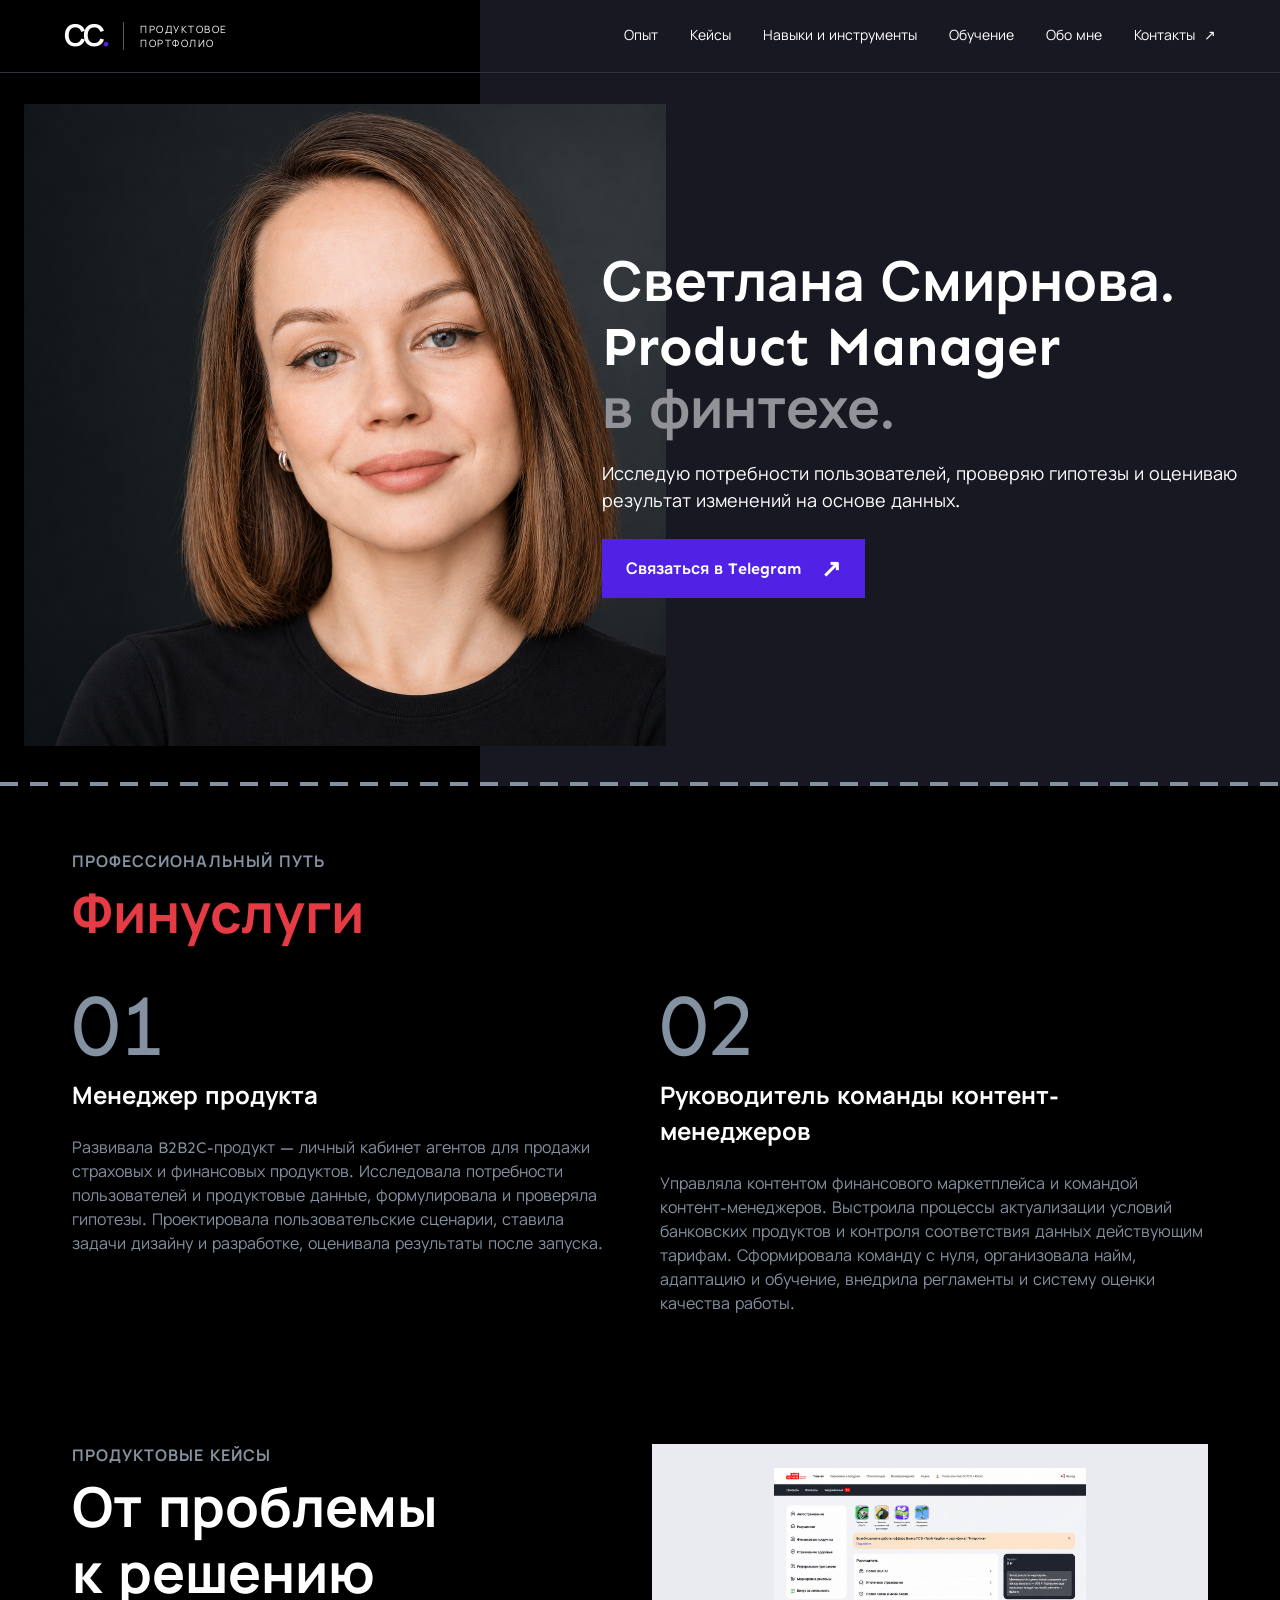
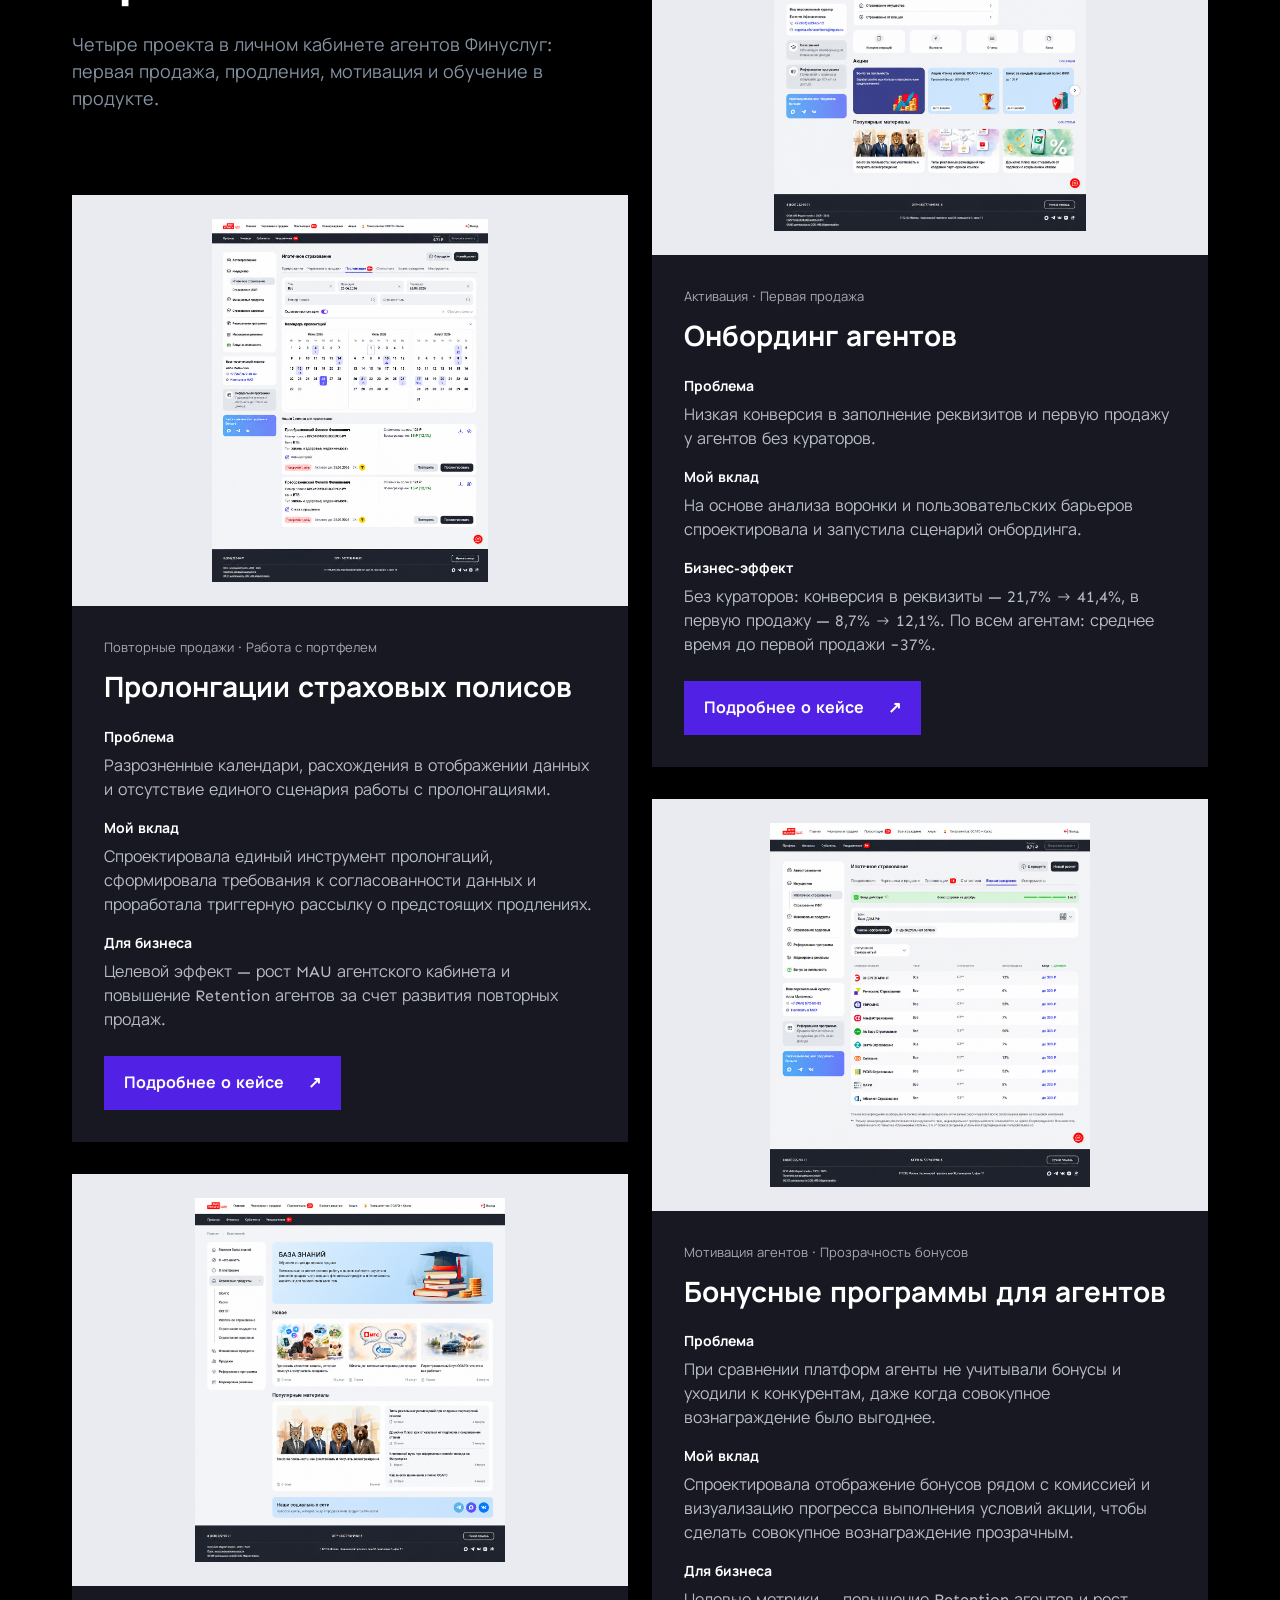
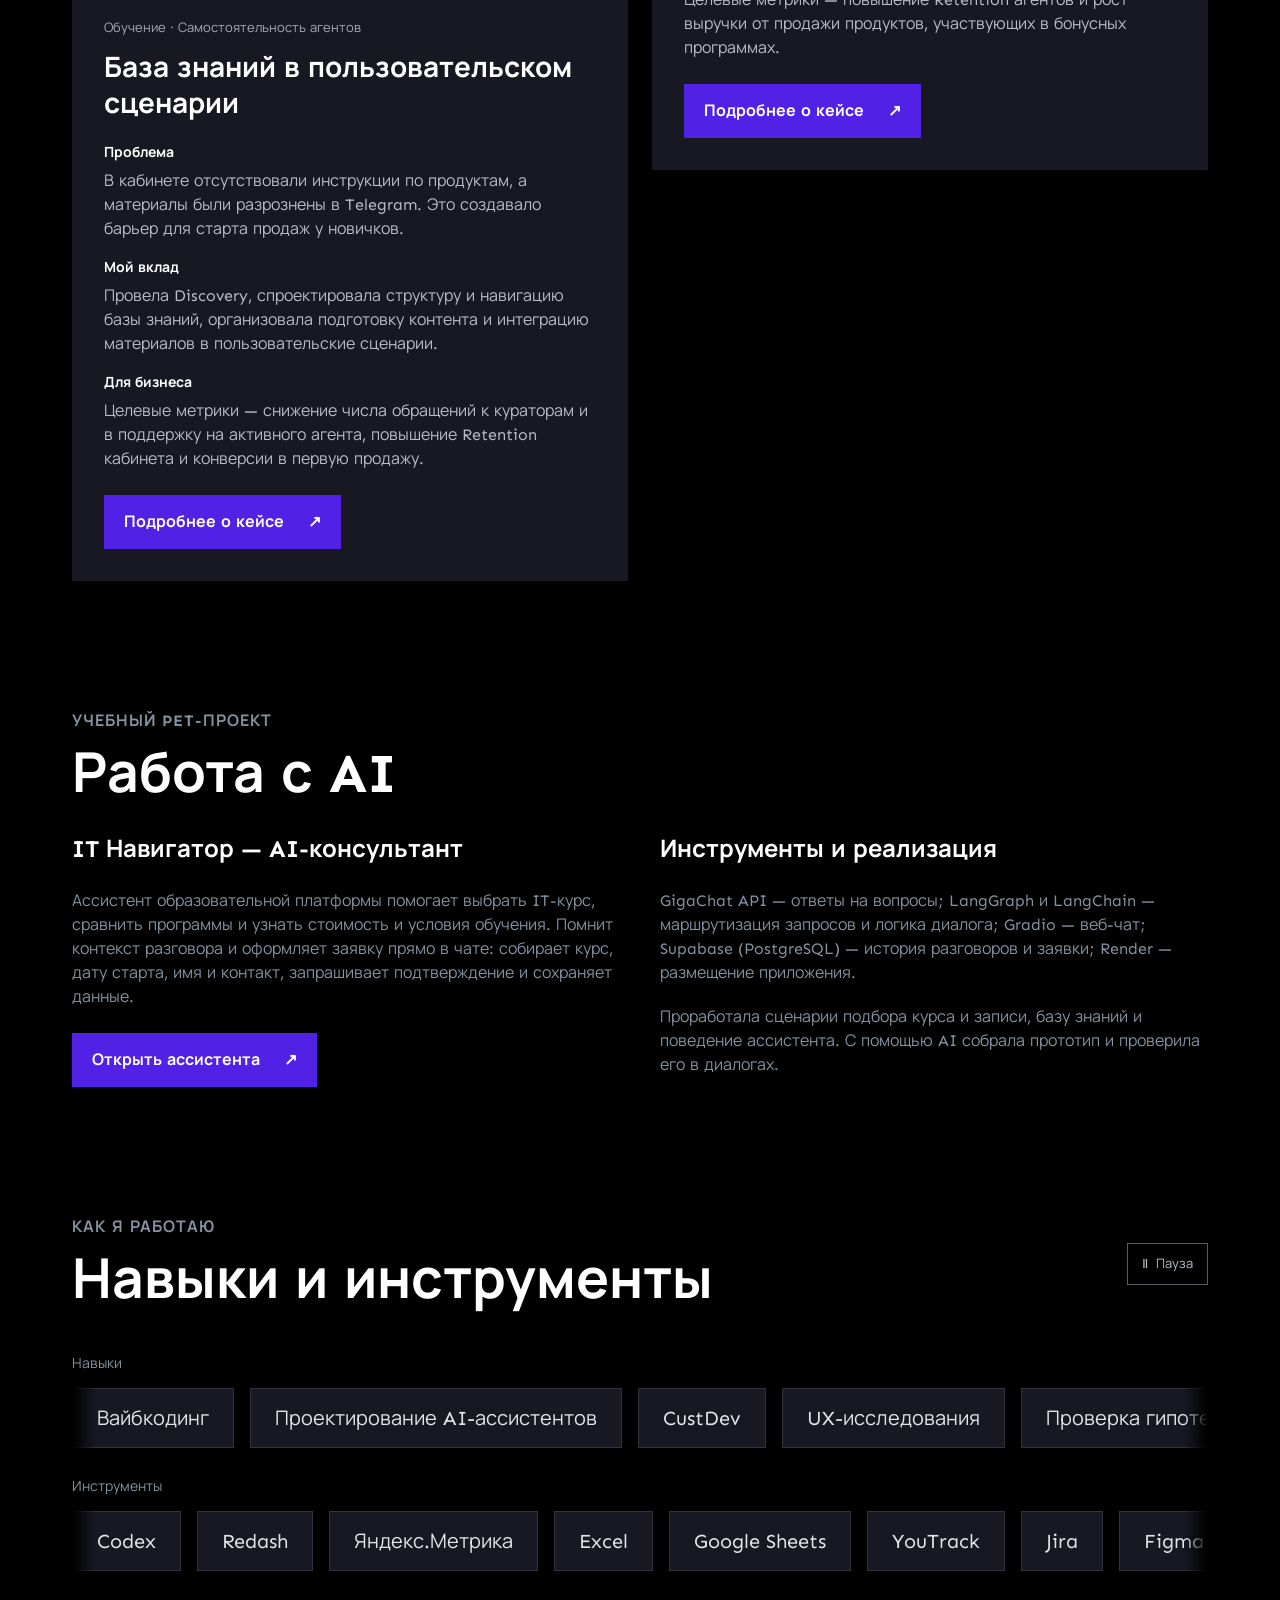
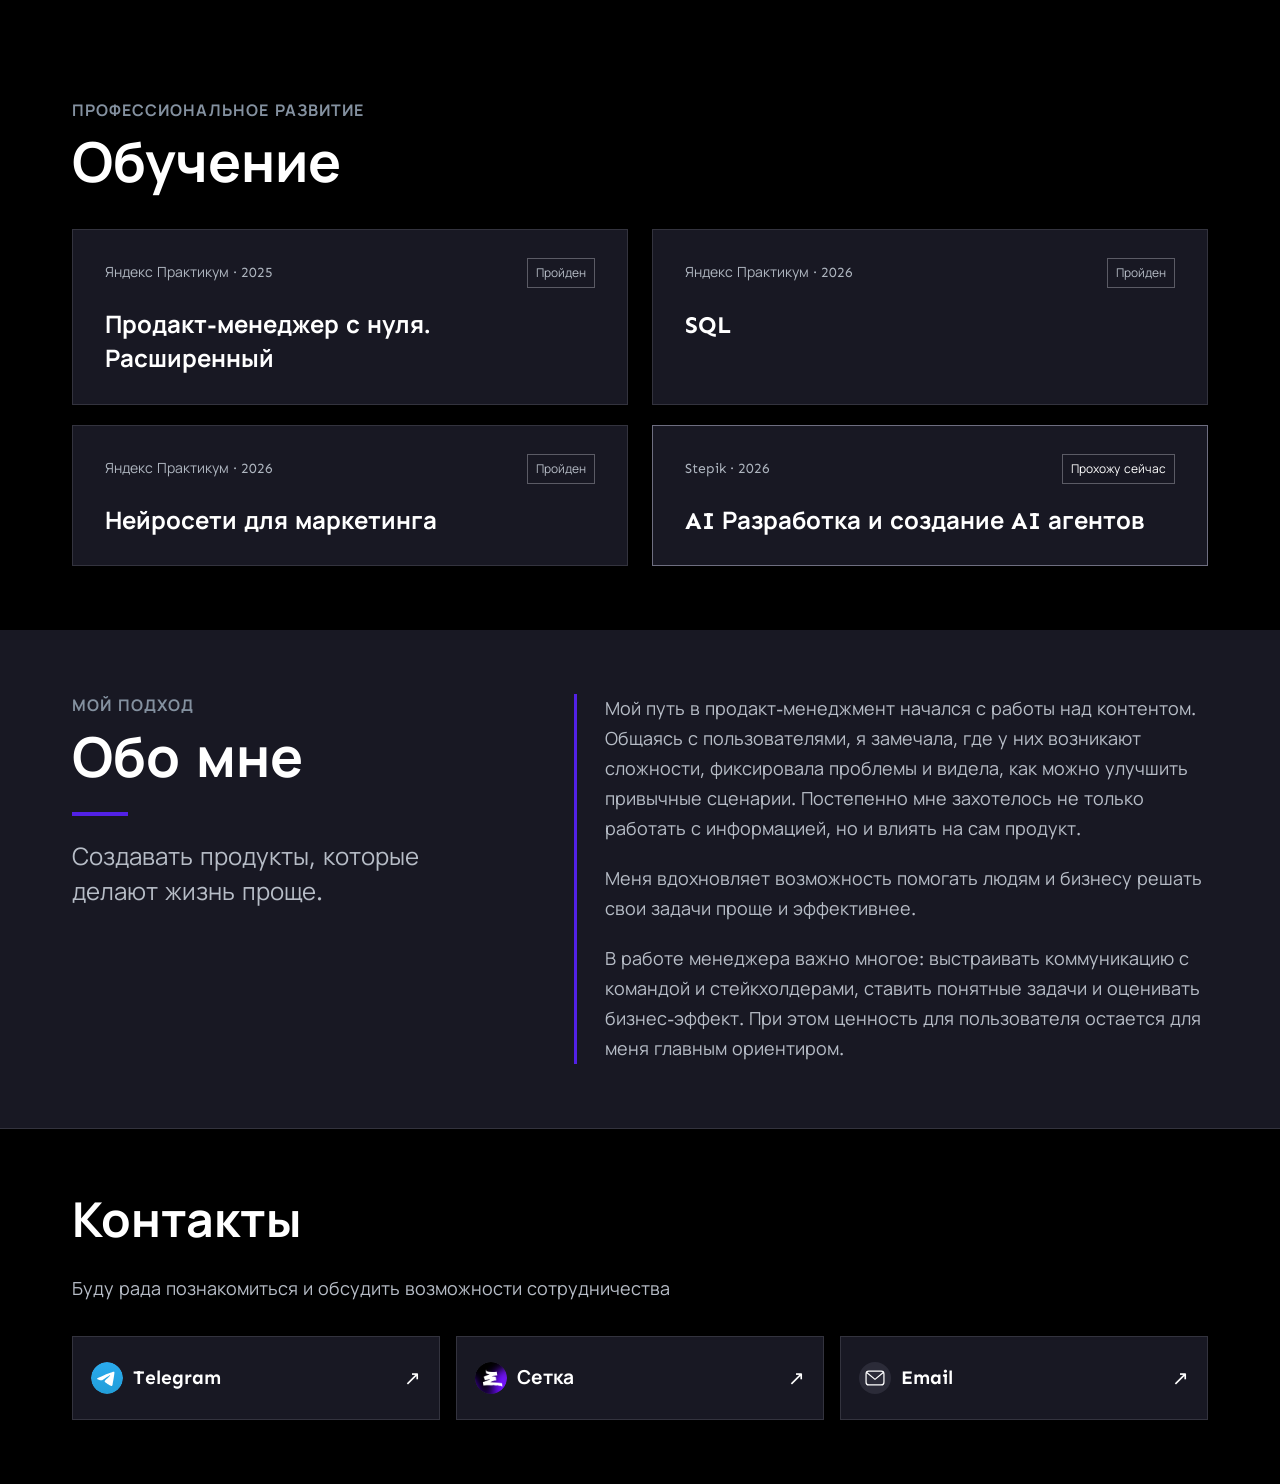
<file: index.html>
<!doctype html>
<html lang="ru">
<head>
<meta charset="UTF-8">
<meta name="viewport" content="width=device-width, initial-scale=1">
<meta name="theme-color" content="#101014">
<title>Светлана Смирнова — Product Manager в финтехе</title>
<meta name="description" content="Светлана Смирнова — Product Manager в финтехе. Исследую потребности пользователей, проверяю гипотезы и оцениваю результат изменений на основе данных.">
<style>
@font-face{font-family:Sen;src:url('assets/sen-regular.ttf') format('truetype');font-weight:400;font-display:swap}@font-face{font-family:Sen;src:url('assets/sen-bold.ttf') format('truetype');font-weight:700;font-display:swap}@font-face{font-family:Manrope;src:url('assets/manrope-regular.ttf') format('truetype');font-weight:400;font-display:swap}@font-face{font-family:Manrope;src:url('assets/manrope-bold.ttf') format('truetype');font-weight:700;font-display:swap}
:root{color-scheme:dark;--bg:#000;--panel:#181823;--white:#fff;--accent:#5221e6}*{box-sizing:border-box}body{margin:0;background:var(--bg);color:var(--white);font-family:Sen,Manrope,sans-serif;-webkit-font-smoothing:antialiased}a{color:inherit;text-decoration:none}a:focus-visible{outline:2px solid white;outline-offset:5px}.page{width:100%;max-width:1440px;min-height:1000px;margin:auto;position:relative;isolation:isolate}.page:before{content:"";position:absolute;inset:0 0 0 37.5%;background:var(--panel);z-index:-1}header{height:86px;padding:0 5%;display:flex;justify-content:space-between;align-items:flex-start}.brand{display:flex;align-items:center;gap:16px;margin-top:26px;min-height:36px}.monogram{font-size:30px;line-height:36px;font-weight:700;letter-spacing:-3px}.dot{color:var(--accent)}.brand-label{border-left:1px solid #5b5b65;padding-left:16px;font-size:10px;letter-spacing:1.5px;text-transform:uppercase;max-width:160px}.contact-top{font-size:16px;line-height:24px}.contact-top .line{display:none}.contact-top a{display:block;padding:32px 24px;background:transparent}.contact-top a:hover{text-decoration:underline;text-underline-offset:5px}.hero{position:relative;min-height:914px;padding-top:80px}.portrait{margin:0 0 0 24px;width:calc(52.083333% - 24px);aspect-ratio:1;padding:0;border:0;background:none;overflow:hidden}.portrait img{display:block;width:100%;height:100%;object-fit:contain}.intro{position:absolute;left:45.972222%;right:2.777778%;top:221px;z-index:1}h1,.role{font-size:78px;line-height:1.205128;letter-spacing:0;font-weight:700;margin:0}h1 span{display:inline}.role span{color:#929299;opacity:1}.focus{font-size:18px;line-height:27px;margin:32px 0 0;padding-left:0}.button{display:inline-flex;align-items:center;gap:24px;padding:24px 32px;margin:32px 0 0 0;font-size:18px;line-height:27px;font-weight:700;background:var(--accent)}.button:hover{background:#6536f0}.arrow{font-size:24px;line-height:27px}
@media(min-width:1025px) and (max-width:1439px){h1,.role{font-size:clamp(56px,5.416667vw,78px)}.intro{top:15.347222vw}.hero{padding-top:5.555556vw;min-height:calc(100vw * .634722)}.page{min-height:calc(100vw * .694444)}.focus{padding-left:0}.button{margin-left:0}}
@media(min-width:601px) and (max-width:1024px){.page{min-height:900px}.page:before{inset:0;background:#181823}header{padding:0 40px}.hero{padding-top:80px;min-height:814px}.portrait{width:calc(50% - 20px);margin-left:20px;aspect-ratio:1}.intro{left:41.666667%;right:40px;top:167px}h1,.role{font-size:56px;line-height:1.2}.focus{padding-left:0;margin-top:32px}.button{margin-left:0;font-size:16px;padding:20px 24px}.brand-label{font-size:9px;max-width:140px}}
@media(min-width:601px) and (max-width:767px){h1,.role{font-size:clamp(40px,7.291667vw,56px)}.intro{right:24px}.focus{font-size:16px;line-height:24px}.brand-label{display:none}}
@media(max-width:600px){.page{min-height:100svh}.page:before{inset:0;background:var(--panel)}header{height:72px;padding:0 20px}.brand{margin-top:18px;gap:12px}.monogram{font-size:28px}.brand-label{font-size:8px;letter-spacing:1px;max-width:120px;padding-left:12px}.contact-top{font-size:12px}.contact-top a{padding:24px 0;line-height:24px}.hero{min-height:0;padding-top:0;padding-bottom:48px}.portrait{width:calc(100% - 20px);margin-left:20px;aspect-ratio:1}.intro{position:relative;left:auto;right:auto;top:auto;padding:48px 20px 0}h1,.role{font-size:32px;line-height:1.21875}.focus{padding-left:0;font-size:18px;line-height:27px;margin-top:16px}.button{margin:32px 0 0;padding:20px 24px;font-size:16px}}

.experience{max-width:1440px;margin:0 auto;padding:120px 72px;background:#000}.section-label{margin:0 0 8px;color:#8491a0;font-size:16px;line-height:24px;font-weight:700;text-transform:uppercase;letter-spacing:1px}.experience h2{margin:0;max-width:900px;font-size:55px;line-height:1.2;font-weight:700;letter-spacing:0}.experience-grid{display:grid;grid-template-columns:repeat(2,minmax(0,1fr));gap:64px;margin-top:40px}.experience-card{min-width:0}.experience-number{display:block;color:#8491a0;font-size:117px;line-height:141px;font-weight:400}.experience-card h3{margin:0 0 22px;font-size:24px;line-height:36px;font-weight:700;max-width:560px}.experience-card p{max-width:560px;margin:0;color:#8491a0;font-size:16px;line-height:24px}@media(max-width:1024px){.experience{padding:80px 40px}.experience-grid{gap:32px}.experience h2{font-size:48px}.experience-card h3{font-size:22px;line-height:32px}}@media(max-width:600px){.experience{padding:64px 20px}.experience h2{font-size:32px;line-height:1.25}.section-label{font-size:14px;line-height:21px}.experience-grid{grid-template-columns:1fr;gap:40px;margin-top:32px}.experience-number{font-size:88px;line-height:106px}.experience-card h3{font-size:24px;line-height:34px;margin-bottom:16px}.experience-card p{font-size:16px;line-height:24px}}

.hero::after{content:"";position:absolute;left:0;right:0;bottom:0;height:4px;background:repeating-linear-gradient(to right,#8491a0 0 18px,transparent 18px 30px);pointer-events:none}

#experience-heading{color:#e43b45}

.cases{max-width:1440px;margin:auto;padding:120px 72px;background:#000}.cases-grid{display:grid;grid-template-columns:repeat(2,minmax(0,1fr));gap:48px 24px;align-items:start}.cases-intro{padding:0 40px 60px 0}.cases h2{font-size:55px;line-height:1.2;margin:8px 0 24px}.cases-intro>p:last-child{color:#8491a0;font-size:18px;line-height:27px;max-width:480px}.case-card{background:#181823}.case-visual{display:block;background:#e9ebf0;padding:24px;aspect-ratio:1.2;overflow:hidden}.case-visual img{display:block;width:100%;height:100%;object-fit:contain;transition:transform .2s}.case-visual:hover img{transform:scale(1.02)}.case-body{padding:32px}.case-tag{margin:0 0 12px;color:#a8a8b4;font-size:13px;line-height:20px}.case-body h3{font-size:28px;line-height:1.3;margin:0 0 28px}.case-summary{margin:0}.case-summary dt{font-weight:700;font-size:14px;line-height:21px;color:#fff;margin-top:20px}.case-summary dd{margin:6px 0 0;color:#b7bdc7;font-size:16px;line-height:25px}.case-link{display:inline-flex;align-items:center;gap:24px;margin-top:28px;padding:15px 20px;background:#5221e6;font-size:16px;font-weight:700;line-height:24px}.case-link:hover{background:#6536f0}.case-detail{max-width:1440px;margin:auto;background:#000;min-height:100svh}.case-content{max-width:1100px;margin:auto;padding:70px 40px 96px}.back-link{display:inline-block;color:#b7bdc7;font-size:16px;line-height:24px;margin-bottom:40px}.back-link:hover{text-decoration:underline}.case-content h1{font-size:64px;line-height:1.15;max-width:980px;margin:16px 0 32px}.case-lead{max-width:820px;color:#b7bdc7;font-size:20px;line-height:32px}.case-meta{display:flex;gap:24px;flex-wrap:wrap;padding:24px 0 40px;border-bottom:1px solid #33333e;font-size:14px;color:#aeb5bf}.detail-section{margin-top:64px}.detail-section h2{font-size:36px;line-height:1.25;margin:0 0 24px}.detail-section h3{font-size:22px;line-height:1.4;margin:32px 0 12px}.detail-section p{font-size:18px;line-height:29px;color:#b7bdc7;max-width:900px}.detail-section figure{margin:32px 0;background:#181823;padding:24px}.detail-section figure a{display:block}.detail-section img{width:100%;height:auto;display:block}.detail-section figcaption{color:#aeb5bf;font-size:14px;line-height:22px;margin-top:16px}.case-foot{margin-top:64px;padding-top:32px;border-top:1px solid #33333e;display:flex;justify-content:space-between;gap:24px;flex-wrap:wrap}.case-foot a{font-size:16px;line-height:25px}.case-foot a:hover{text-decoration:underline}.status{display:inline-block;border:1px solid #5b5b65;padding:5px 10px;color:#b7bdc7;font-size:13px;line-height:20px}@media(max-width:1024px){.cases{padding:80px 40px}.cases h2{font-size:48px}.cases-intro{padding-right:0}.case-body{padding:24px}.case-body h3{font-size:24px}.case-visual{padding:16px;aspect-ratio:1}.case-content h1{font-size:48px}}@media(max-width:600px){.cases{padding:64px 20px}.cases-grid{grid-template-columns:1fr;gap:32px}.cases-intro{padding:0}.cases h2{font-size:32px;margin:8px 0 20px}.case-body{padding:24px 20px}.case-visual{aspect-ratio:1.2}.case-content{padding:40px 20px 64px}.case-content h1{font-size:32px}.case-lead{font-size:18px;line-height:28px}.detail-section{margin-top:48px}.detail-section h2{font-size:28px}.detail-section figure{padding:12px}.case-meta{gap:12px}.case-foot{flex-direction:column}}@media(prefers-reduced-motion:reduce){.case-visual img{transition:none}}

/* Compact section rhythm and a hero that sizes to its actual content. */
.page{min-height:0}.page header{height:72px}.page .brand{margin-top:18px}.page .contact-top a{padding-top:24px;padding-bottom:24px}
.experience,.cases{padding-top:64px;padding-bottom:64px}.experience-grid{margin-top:24px;gap:40px}.experience-number{font-size:88px;line-height:106px}.cases-grid{row-gap:32px}.cases-intro{padding-bottom:24px}.case-content{padding-top:48px;padding-bottom:64px}.detail-section{margin-top:40px}.case-foot{margin-top:40px}
@media(min-width:601px){.hero{display:grid;grid-template-columns:min(52%,calc(100svh - 136px)) minmax(0,1fr);align-items:center;min-height:0;padding:32px 0 40px}.portrait{width:calc(100% - 24px);margin:0 0 0 24px;aspect-ratio:1}.intro{position:relative;left:auto;right:auto;top:auto;margin-left:-64px;padding:0 40px 0 0;min-width:0}h1,.role{font-size:clamp(32px,min(4.3vw,8svh),64px);line-height:1.15}.focus{font-size:18px;line-height:27px;margin-top:20px;padding-left:0}.button{font-size:16px;line-height:24px;padding:16px 24px;margin:24px 0 0;gap:20px}}
@media(min-width:601px) and (max-width:1024px){.hero{padding-top:24px;padding-bottom:32px}.intro{margin-left:-40px;padding-right:24px}.focus{font-size:16px;line-height:24px}.button{padding:14px 20px}.portrait{margin-left:20px;width:calc(100% - 20px)}}
@media(max-width:600px){.experience,.cases{padding-top:40px;padding-bottom:40px}.experience-grid{gap:28px;margin-top:20px}.experience-number{font-size:72px;line-height:88px}.hero{padding-bottom:32px}.intro{padding-top:28px}.button{margin-top:24px}.cases-grid{gap:28px}.cases-intro{padding-bottom:0}.case-content{padding-top:32px;padding-bottom:48px}}

/* Independent columns reproduce the staggered project layout. */
.cases-grid{align-items:start}.case-column{display:flex;flex-direction:column;gap:32px}.cases-intro{padding:0 40px 32px 0}.case-body h3{margin-bottom:20px}.case-summary dt{margin-top:16px}.case-summary dd{line-height:24px}.case-link{margin-top:24px}.case-column .case-visual{aspect-ratio:1.35}@media(max-width:1024px){.cases-intro{padding-right:0}}@media(max-width:600px){.case-column{display:contents}.cases-intro{order:0;padding:0}.case-card{order:var(--case-order)}.case-column .case-visual{aspect-ratio:1.2}}

.skills-section{max-width:1440px;margin:auto;padding:64px 72px;background:#000;overflow:hidden}.skills-heading-row{display:flex;justify-content:space-between;align-items:center;gap:24px;margin-bottom:40px}.skills-section h2{font-size:55px;line-height:1.2;margin:0;max-width:1000px}.skills-row+.skills-row{margin-top:28px}.skills-row h3{font-size:14px;line-height:21px;color:#8491a0;font-weight:400;margin:0 0 14px}.marquee-window{overflow:hidden;mask-image:linear-gradient(to right,transparent,#000 24px,#000 calc(100% - 24px),transparent)}.marquee-track{display:flex;width:max-content;animation:skills-scroll 70s linear infinite}.marquee-track.reverse{animation-duration:48s;animation-direction:reverse}.marquee-group{display:flex;align-items:center;gap:16px;padding:0 16px 0 0;margin:0;list-style:none;flex-shrink:0}.marquee-group li{white-space:nowrap;padding:15px 24px;border:1px solid #33333e;background:#181823;font-size:20px;line-height:28px;color:#e2e2e8}.skills-section:hover .marquee-track,.skills-section:focus-within .marquee-track,.skills-section.is-paused .marquee-track{animation-play-state:paused}.marquee-toggle{flex-shrink:0;border:1px solid #5b5b65;background:none;color:#b7bdc7;font:inherit;font-size:13px;line-height:20px;padding:10px 14px;cursor:pointer;display:inline-flex;align-items:center;gap:8px}.marquee-toggle:hover{color:white;border-color:white}.marquee-toggle:focus-visible{outline:2px solid white;outline-offset:5px}@keyframes skills-scroll{to{transform:translateX(-50%)}}@media(max-width:1024px){.skills-section{padding-left:40px;padding-right:40px}.skills-section h2{font-size:48px}.marquee-group li{font-size:18px;line-height:26px}}@media(max-width:600px){.skills-section{padding:40px 20px}.skills-section h2{font-size:32px}.skills-heading-row{align-items:flex-start;margin-bottom:28px;gap:16px}.marquee-toggle{padding:8px 10px;margin-top:24px}.marquee-group{gap:12px;padding-right:12px}.marquee-group li{font-size:16px;line-height:24px;padding:12px 18px}.skills-row+.skills-row{margin-top:24px}}@media(prefers-reduced-motion:reduce){.marquee-track,.marquee-track.reverse{animation:none;transform:none;width:100%;display:block}.marquee-group{flex-wrap:wrap;gap:12px;padding:0}.marquee-group[aria-hidden="true"]{display:none}.marquee-window{mask-image:none;overflow:visible}.marquee-toggle{display:none}}

.marquee-group{min-width:calc(min(100vw,1440px) - 144px);justify-content:space-between}@media(max-width:1024px){.marquee-group{min-width:calc(100vw - 80px)}}@media(max-width:600px){.marquee-group{min-width:calc(100vw - 40px)}}@media(prefers-reduced-motion:reduce){.marquee-group{min-width:0;justify-content:flex-start}}

html{scroll-behavior:smooth}#experience,#cases,#skills{scroll-margin-top:24px}.site-header,.page .site-header{display:flex;align-items:flex-start;justify-content:space-between;gap:24px;min-height:72px;height:auto}.site-header .contact-top{display:flex;align-items:center;justify-content:flex-end;gap:0;flex-wrap:nowrap}.site-header .contact-top a,.page .site-header .contact-top a{padding:24px 16px;white-space:nowrap;font-size:14px;line-height:24px}.site-header .contact-top a:last-child{padding-right:0}.marquee-group{min-width:0;justify-content:flex-start}@media(max-width:900px){.site-header .brand-label{display:none}.site-header .contact-top a,.page .site-header .contact-top a{padding-left:12px;padding-right:12px}.site-header .contact-top a:last-child{padding-right:0}}@media(max-width:700px){.site-header,.page .site-header{display:block;padding-bottom:12px}.site-header .brand{display:inline-flex;margin-top:16px}.site-header .contact-top{justify-content:space-between;gap:8px;flex-wrap:wrap}.site-header .contact-top a,.page .site-header .contact-top a{padding:10px 0;font-size:12px;line-height:20px}.site-header .brand-label{display:inline;max-width:none}.site-header .brand{margin-bottom:6px}.site-header .contact-top a:last-child{padding-right:0}}@media(prefers-reduced-motion:reduce){html{scroll-behavior:auto}.marquee-group{min-width:0;justify-content:flex-start}}

.education-section{max-width:1440px;margin:auto;padding:64px 72px;background:#000}.education-section h2{margin:0;font-size:55px;line-height:1.2}.education-grid{display:grid;grid-template-columns:repeat(2,minmax(0,1fr));gap:20px 24px;margin-top:32px}.education-card{padding:28px 32px;background:#181823;border:1px solid #33333e;min-width:0}.education-meta{display:flex;justify-content:space-between;align-items:baseline;gap:16px;margin-bottom:20px;color:#aeb5bf;font-size:14px;line-height:22px}.education-provider{margin:0}.education-status{font-size:12px;white-space:nowrap;border:1px solid #5b5b65;padding:3px 8px;color:#b7bdc7}.education-card h3{margin:0;font-size:24px;line-height:1.4}.education-card.is-current{border-color:#6e6e80}.education-status.current{color:#fff}.education-section{scroll-margin-top:24px}@media(max-width:1024px){.education-section{padding-left:40px;padding-right:40px}.education-section h2{font-size:48px}.education-card{padding:24px}.education-card h3{font-size:22px}}@media(max-width:600px){.education-section{padding:40px 20px}.education-section h2{font-size:32px}.education-grid{grid-template-columns:1fr;gap:16px;margin-top:24px}.education-card{padding:24px 20px}.education-card h3{font-size:22px}.education-meta{font-size:13px;gap:12px;margin-bottom:16px}}

.about-section{max-width:1440px;margin:auto;padding:64px 72px;background:#181823;scroll-margin-top:24px}.about-layout{display:grid;grid-template-columns:minmax(0,1fr) minmax(0,1.45fr);gap:64px;align-items:start}.about-section h2{font-size:55px;line-height:1.2;margin:0 0 24px}.about-caption{font-size:24px;line-height:1.45;color:#b7bdc7;max-width:350px;margin:0}.about-copy p{font-size:18px;line-height:30px;color:#b7bdc7;margin:0 0 20px;max-width:760px}.about-copy p:last-child{margin-bottom:0}.about-copy strong{color:#fff;font-weight:700}@media(max-width:1100px) and (min-width:701px){.site-header .brand-label{display:none}.site-header .contact-top a,.page .site-header .contact-top a{padding-left:10px;padding-right:10px;font-size:13px}}@media(max-width:1024px){.about-section{padding-left:40px;padding-right:40px}.about-layout{gap:32px;grid-template-columns:minmax(0,1fr) minmax(0,1.4fr)}.about-section h2{font-size:48px}.about-caption{font-size:22px}.about-copy p{font-size:17px;line-height:28px}}@media(max-width:600px){.about-section{padding:40px 20px}.about-layout{grid-template-columns:1fr;gap:24px}.about-section h2{font-size:32px;margin-bottom:16px}.about-caption{font-size:20px;max-width:100%}.about-copy p{font-size:16px;line-height:27px;margin-bottom:16px}}

.site-header{position:sticky;top:0;z-index:1000;width:100%;max-width:1440px;margin:0 auto;background:linear-gradient(to right,#000 0 37.5%,#181823 37.5% 100%);box-shadow:0 1px 0 #33333e}.site-header .brand{margin-top:18px}#main,#experience,#cases,#skills,#education,#about{scroll-margin-top:calc(var(--navigation-height,72px) + 20px)}@media(max-width:1024px){.site-header{background:#181823}}@media(max-width:700px){.site-header .brand{margin-top:16px}}

.about-section .about-copy{border-left:3px solid #5221e6;padding-left:28px}.about-section h2:after{content:"";display:block;width:56px;height:4px;background:#5221e6;margin-top:20px}@media(max-width:600px){.about-section .about-copy{padding-left:20px}.about-section h2:after{margin-top:16px;width:40px}}

#contacts{scroll-margin-top:calc(var(--navigation-height,72px) + 20px)}.contacts-section{max-width:1440px;margin:auto;padding:64px 72px;background:#000;border-top:1px solid #33333e}.contacts-layout{display:grid;grid-template-columns:minmax(0,1.2fr) minmax(0,1fr);gap:64px;align-items:center}.contacts-section h2{font-size:48px;line-height:1.2;margin:0 0 24px}.contacts-intro{font-size:18px;line-height:29px;color:#b7bdc7;margin:0;max-width:550px}.contacts-links{display:flex;flex-direction:column;gap:16px}.contact-card{display:flex;justify-content:space-between;align-items:center;gap:20px;padding:24px;background:#181823;border:1px solid #33333e}.contact-card:hover{border-color:#5221e6}.contact-card-title{display:block;font-size:22px;line-height:30px;font-weight:700;color:#fff}.contact-card-note{display:block;font-size:14px;line-height:22px;color:#aeb5bf;margin-top:6px}.contact-card-arrow{font-size:28px;line-height:32px;color:#fff}@media(max-width:1024px){.contacts-section{padding-left:40px;padding-right:40px}.contacts-layout{gap:32px}.contacts-section h2{font-size:40px}}@media(max-width:700px){.contacts-layout{grid-template-columns:1fr;gap:28px}}@media(max-width:600px){.contacts-section{padding:40px 20px}.contacts-section h2{font-size:32px;margin-bottom:20px}.contacts-intro{font-size:16px;line-height:26px}.contact-card{padding:20px}.contact-card-title{font-size:20px;line-height:28px}}

.contacts-section h2{margin-bottom:0}.contacts-links{flex-direction:row;flex-wrap:wrap;gap:16px}.contact-card{display:inline-flex;align-items:center;justify-content:flex-start;gap:14px;padding:20px 24px}.contact-logo{display:block;width:32px;height:32px;object-fit:contain;flex-shrink:0}.contact-card-title{font-size:20px;line-height:28px}.contacts-layout{grid-template-columns:minmax(0,1fr) minmax(0,1fr);gap:40px}@media(max-width:700px){.contacts-layout{grid-template-columns:1fr;gap:24px}}@media(max-width:600px){.contacts-links{flex-direction:column;align-items:stretch}.contact-card{padding:18px 20px}.contacts-section h2{margin-bottom:0}}

.contacts-section .contacts-layout{grid-template-columns:minmax(0,1.1fr) minmax(0,1fr);gap:64px;align-items:start}.contacts-section h2{margin-bottom:24px}.contacts-section .contacts-intro{margin:0;font-size:18px;line-height:29px;color:#b7bdc7}.contacts-section .contacts-links{display:grid;grid-template-columns:minmax(0,1fr);gap:16px;min-width:0}.contacts-section .contact-card{display:grid;grid-template-columns:32px minmax(0,1fr) 24px;gap:16px;align-items:center;width:100%;min-height:96px;padding:20px 24px;box-sizing:border-box}.contacts-section .contact-card-label{min-width:0}.contacts-section .contact-card-title{font-size:20px;line-height:28px}.contacts-section .contact-card-note{display:block;margin-top:4px;font-size:13px;line-height:20px;overflow-wrap:anywhere;color:#aeb5bf}.contacts-section .contact-card-arrow{display:block;font-size:24px;line-height:28px;text-align:right;color:#fff}.contact-email-icon{color:#fff}.contact-nav-arrow{margin-left:5px;font-size:14px}@media(max-width:1024px){.contacts-section .contacts-layout{gap:32px}}@media(max-width:700px){.contacts-section .contacts-layout{grid-template-columns:1fr;gap:28px}}@media(max-width:600px){.contacts-section .contact-card{min-height:96px;padding:18px 20px;gap:14px}.contacts-section h2{margin-bottom:20px}.contacts-section .contacts-intro{font-size:16px;line-height:26px}}

.contacts-section .contacts-layout{display:block}.contacts-section .contacts-intro{max-width:760px}.contacts-section .contacts-links{display:grid;grid-template-columns:repeat(3,minmax(0,1fr));gap:16px;margin-top:32px;width:100%}.contacts-section .contact-card{grid-template-columns:32px minmax(0,1fr) 18px;gap:10px;min-height:84px;padding:18px;align-items:center}.contacts-section .contact-card-title{font-size:clamp(15px,1.5vw,20px);line-height:26px;white-space:nowrap}.contact-icon{display:inline-flex;align-items:center;justify-content:center;width:32px;height:32px;flex-shrink:0;border-radius:50%;overflow:hidden;background:#2b2b38}.contact-icon>.contact-logo{width:32px;height:32px;object-fit:cover;border-radius:50%}.contact-icon>.contact-email-icon{width:22px;height:22px;border-radius:0;object-fit:contain}.contacts-section .contact-card-arrow{font-size:20px;line-height:24px}@media(max-width:600px){.contacts-section .contacts-links{grid-template-columns:repeat(3,minmax(0,1fr));gap:10px;margin-top:24px}.contacts-section .contact-card{padding:14px 12px;gap:8px;min-height:80px;grid-template-columns:28px minmax(0,1fr) 14px}.contacts-section .contact-icon{width:28px;height:28px}.contacts-section .contact-icon>.contact-logo{width:28px;height:28px}.contacts-section .contact-icon>.contact-email-icon{width:20px;height:20px}.contacts-section .contact-card-title{font-size:14px;line-height:22px}.contacts-section .contact-card-arrow{font-size:16px;line-height:20px}}@media(max-width:520px){.contacts-section .contact-card{display:flex;flex-direction:column;justify-content:center;gap:10px;position:relative;min-height:108px;padding:20px 6px 14px}.contacts-section .contact-card-arrow{position:absolute;top:8px;right:8px;font-size:14px;line-height:18px}.contacts-section .contact-card-title{font-size:14px;line-height:22px}}

.site-header .contact-top a[href$="#contacts"]:hover{text-decoration:none}.contact-nav-label{display:inline}.site-header .contact-top a[href$="#contacts"]:hover .contact-nav-label{text-decoration:underline;text-underline-offset:5px}.contact-nav-arrow{display:inline-block;text-decoration:none}

#ai{scroll-margin-top:calc(var(--navigation-height,72px) + 20px)}.ai-section .ai-contribution{margin-top:20px}
</style>
</head>
<body><header class="site-header"><a class="brand" href="#main" aria-label="Светлана Смирнова — на главную"><span class="monogram">СС<span class="dot">.</span></span><span class="brand-label">Продуктовое портфолио</span></a><nav class="contact-top" aria-label="Навигация по разделам"><a href="#experience">Опыт</a><a href="#cases">Кейсы</a><a href="#skills">Навыки и инструменты</a><a href="#education">Обучение</a><a href="#about">Обо мне</a><a href="#contacts"><span class="contact-nav-label">Контакты</span> <span class="contact-nav-arrow" aria-hidden="true">↗</span></a></nav></header>
<div class="page">

<main id="main" class="hero">
<figure class="portrait"><img src="assets/svetlana.png" alt="Светлана Смирнова" width="1254" height="1254" fetchpriority="high"></figure>
<div class="intro"><h1><span>Светлана</span> <span>Смирнова.</span></h1><p class="role">Product Manager<br><span>в финтехе.</span></p><p class="focus">Исследую потребности пользователей, проверяю гипотезы и оцениваю результат изменений на основе данных.</p><a class="button" href="https://t.me/Sveta_akina" target="_blank" rel="noopener noreferrer">Связаться в Telegram <span class="arrow" aria-hidden="true">↗</span></a></div>
</main>

</div>

<section id="experience" class="experience" aria-labelledby="experience-heading">
<p class="section-label">Профессиональный путь</p>
<h2 id="experience-heading">Финуслуги</h2>
<div class="experience-grid">
<article class="experience-card">
<span class="experience-number" aria-hidden="true">01</span>
<h3>Менеджер продукта</h3>
<p>Развивала B2B2C-продукт — личный кабинет агентов для продажи страховых и финансовых продуктов. Исследовала потребности пользователей и продуктовые данные, формулировала и проверяла гипотезы. Проектировала пользовательские сценарии, ставила задачи дизайну и разработке, оценивала результаты после запуска.</p>
</article>
<article class="experience-card">
<span class="experience-number" aria-hidden="true">02</span>
<h3>Руководитель команды контент-менеджеров</h3>
<p>Управляла контентом финансового маркетплейса и командой контент-менеджеров. Выстроила процессы актуализации условий банковских продуктов и контроля соответствия данных действующим тарифам. Сформировала команду с нуля, организовала найм, адаптацию и обучение, внедрила регламенты и систему оценки качества работы.</p>
</article>
</div>
</section>
<section id="cases" class="cases" aria-labelledby="cases-heading"><div class="cases-grid"><div class="case-column"><div class="cases-intro"><p class="section-label">Продуктовые кейсы</p><h2 id="cases-heading">От проблемы<br>к решению</h2><p>Четыре проекта в личном кабинете агентов Финуслуг: первая продажа, продления, мотивация и обучение в продукте.</p></div><article class="case-card" style="--case-order:2"><a class="case-visual" href="cases/renewals/" aria-label="Подробнее: Пролонгации страховых полисов"><img src="assets/cases/renewals.png" alt="Раздел работы с предстоящими пролонгациями полисов." loading="lazy"></a><div class="case-body"><p class="case-tag">Повторные продажи · Работа с портфелем</p><h3>Пролонгации страховых полисов</h3><dl class="case-summary"><dt>Проблема</dt><dd>Разрозненные календари, расхождения в отображении данных и отсутствие единого сценария работы с пролонгациями.</dd><dt>Мой вклад</dt><dd>Спроектировала единый инструмент пролонгаций, сформировала требования к согласованности данных и проработала триггерную рассылку о предстоящих продлениях.</dd><dt>Для бизнеса</dt><dd>Целевой эффект — рост MAU агентского кабинета и повышение Retention агентов за счет развития повторных продаж.</dd></dl><a class="case-link" href="cases/renewals/">Подробнее о кейсе <span aria-hidden="true">↗</span></a></div></article><article class="case-card" style="--case-order:4"><a class="case-visual" href="cases/knowledge/" aria-label="Подробнее: База знаний в пользовательском сценарии"><img src="assets/cases/knowledge-preview.png" alt="База знаний агентов Финуслуг: тематическая навигация, новые статьи и популярные материалы." loading="lazy"></a><div class="case-body"><p class="case-tag">Обучение · Самостоятельность агентов</p><h3>База знаний в пользовательском сценарии</h3><dl class="case-summary"><dt>Проблема</dt><dd>В кабинете отсутствовали инструкции по продуктам, а материалы были разрознены в Telegram. Это создавало барьер для старта продаж у новичков.</dd><dt>Мой вклад</dt><dd>Провела Discovery, спроектировала структуру и навигацию базы знаний, организовала подготовку контента и интеграцию материалов в пользовательские сценарии.</dd><dt>Для бизнеса</dt><dd>Целевые метрики — снижение числа обращений к кураторам и в поддержку на активного агента, повышение Retention кабинета и конверсии в первую продажу.</dd></dl><a class="case-link" href="cases/knowledge/">Подробнее о кейсе <span aria-hidden="true">↗</span></a></div></article></div><div class="case-column"><article class="case-card" style="--case-order:1"><a class="case-visual" href="cases/onboarding/" aria-label="Подробнее: Онбординг агентов"><img src="assets/cases/onboarding.png" alt="Главная страница кабинета с элементами онбординга." loading="lazy"></a><div class="case-body"><p class="case-tag">Активация · Первая продажа</p><h3>Онбординг агентов</h3><dl class="case-summary"><dt>Проблема</dt><dd>Низкая конверсия в заполнение реквизитов и первую продажу у агентов без кураторов.</dd><dt>Мой вклад</dt><dd>На основе анализа воронки и пользовательских барьеров спроектировала и запустила сценарий онбординга.</dd><dt>Бизнес-эффект</dt><dd>Без кураторов: конверсия в реквизиты — 21,7% → 41,4%, в первую продажу — 8,7% → 12,1%. По всем агентам: среднее время до первой продажи −37%.</dd></dl><a class="case-link" href="cases/onboarding/">Подробнее о кейсе <span aria-hidden="true">↗</span></a></div></article><article class="case-card" style="--case-order:3"><a class="case-visual" href="cases/rewards/" aria-label="Подробнее: Бонусные программы для агентов"><img src="assets/cases/rewards.png" alt="Обновлённый интерфейс бонусов и прогресса участия в акциях." loading="lazy"></a><div class="case-body"><p class="case-tag">Мотивация агентов · Прозрачность бонусов</p><h3>Бонусные программы для агентов</h3><dl class="case-summary"><dt>Проблема</dt><dd>При сравнении платформ агенты не учитывали бонусы и уходили к конкурентам, даже когда совокупное вознаграждение было выгоднее.</dd><dt>Мой вклад</dt><dd>Спроектировала отображение бонусов рядом с комиссией и визуализацию прогресса выполнения условий акции, чтобы сделать совокупное вознаграждение прозрачным.</dd><dt>Для бизнеса</dt><dd>Целевые метрики — повышение Retention агентов и рост выручки от продажи продуктов, участвующих в бонусных программах.</dd></dl><a class="case-link" href="cases/rewards/">Подробнее о кейсе <span aria-hidden="true">↗</span></a></div></article></div></div></section><section id="ai" class="experience ai-section" aria-labelledby="ai-heading">
<p class="section-label">Учебный pet-проект</p>
<h2 id="ai-heading">Работа с AI</h2>
<div class="experience-grid">
<article class="experience-card">
<h3>IT Навигатор — AI-консультант</h3>
<p>Ассистент образовательной платформы помогает выбрать IT-курс, сравнить программы и узнать стоимость и условия обучения. Помнит контекст разговора и оформляет заявку прямо в чате: собирает курс, дату старта, имя и контакт, запрашивает подтверждение и сохраняет данные.</p>
<a class="case-link" href="https://it-navigator-vhll.onrender.com" target="_blank" rel="noopener noreferrer">Открыть ассистента <span aria-hidden="true">↗</span></a>
</article>
<article class="experience-card">
<h3>Инструменты и реализация</h3>
<p>GigaChat API — ответы на вопросы; LangGraph и LangChain — маршрутизация запросов и логика диалога; Gradio — веб-чат; Supabase (PostgreSQL) — история разговоров и заявки; Render — размещение приложения.</p>
<p class="ai-contribution">Проработала сценарии подбора курса и записи, базу знаний и поведение ассистента. С помощью AI собрала прототип и проверила его в диалогах.</p>
</article>
</div>
</section><section id="skills" class="skills-section" aria-labelledby="skills-heading"><div class="skills-heading-row"><div><p class="section-label">Как я работаю</p><h2 id="skills-heading">Навыки и инструменты</h2></div><button class="marquee-toggle" type="button" aria-pressed="false" aria-label="Приостановить движение строк"><span aria-hidden="true">Ⅱ</span> <span class="toggle-text">Пауза</span></button></div><div class="skills-row"><h3>Навыки</h3><div class="marquee-window"><div class="marquee-track"><ul class="marquee-group" aria-label="Навыки"><li>Вайбкодинг</li><li>Проектирование AI-ассистентов</li><li>CustDev</li><li>UX-исследования</li><li>Проверка гипотез</li><li>Анализ воронки</li><li>Когортный анализ</li><li>Продуктовые метрики</li><li>CJM</li><li>JTBD</li><li>Приоритизация бэклога</li><li>Roadmap</li><li>Управление разработкой</li></ul><ul class="marquee-group" aria-hidden="true"><li>Вайбкодинг</li><li>Проектирование AI-ассистентов</li><li>CustDev</li><li>UX-исследования</li><li>Проверка гипотез</li><li>Анализ воронки</li><li>Когортный анализ</li><li>Продуктовые метрики</li><li>CJM</li><li>JTBD</li><li>Приоритизация бэклога</li><li>Roadmap</li><li>Управление разработкой</li></ul></div></div></div><div class="skills-row"><h3>Инструменты</h3><div class="marquee-window"><div class="marquee-track reverse"><ul class="marquee-group" aria-label="Инструменты"><li>Codex</li><li>Redash</li><li>Яндекс.Метрика</li><li>Excel</li><li>Google Sheets</li><li>YouTrack</li><li>Jira</li><li>Figma</li><li>Miro</li><li aria-hidden="true">Codex</li><li aria-hidden="true">Redash</li><li aria-hidden="true">Яндекс.Метрика</li><li aria-hidden="true">Excel</li><li aria-hidden="true">Google Sheets</li><li aria-hidden="true">YouTrack</li><li aria-hidden="true">Jira</li><li aria-hidden="true">Figma</li><li aria-hidden="true">Miro</li></ul><ul class="marquee-group" aria-hidden="true"><li>Codex</li><li>Redash</li><li>Яндекс.Метрика</li><li>Excel</li><li>Google Sheets</li><li>YouTrack</li><li>Jira</li><li>Figma</li><li>Miro</li><li>Codex</li><li>Redash</li><li>Яндекс.Метрика</li><li>Excel</li><li>Google Sheets</li><li>YouTrack</li><li>Jira</li><li>Figma</li><li>Miro</li></ul></div></div></div></section><script>
(()=>{const section=document.getElementById('skills');const button=section.querySelector('.marquee-toggle');button.addEventListener('click',()=>{const paused=section.classList.toggle('is-paused');button.setAttribute('aria-pressed',String(paused));button.setAttribute('aria-label',paused?'Продолжить движение строк':'Приостановить движение строк');button.querySelector('.toggle-text').textContent=paused?'Продолжить':'Пауза';button.firstElementChild.textContent=paused?'▶':'Ⅱ';});})();
</script><section id="education" class="education-section" aria-labelledby="education-heading"><p class="section-label">Профессиональное развитие</p><h2 id="education-heading">Обучение</h2><div class="education-grid"><article class="education-card"><div class="education-meta"><p class="education-provider">Яндекс Практикум · 2025</p><span class="education-status">Пройден</span></div><h3>Продакт-менеджер с нуля. Расширенный</h3></article><article class="education-card"><div class="education-meta"><p class="education-provider">Яндекс Практикум · 2026</p><span class="education-status">Пройден</span></div><h3>SQL</h3></article><article class="education-card"><div class="education-meta"><p class="education-provider">Яндекс Практикум · 2026</p><span class="education-status">Пройден</span></div><h3>Нейросети для маркетинга</h3></article><article class="education-card is-current"><div class="education-meta"><p class="education-provider">Stepik · 2026</p><span class="education-status current">Прохожу сейчас</span></div><h3>AI Разработка и создание AI агентов</h3></article></div></section><section id="about" class="about-section" aria-labelledby="about-heading"><div class="about-layout"><div><p class="section-label">Мой подход</p><h2 id="about-heading">Обо мне</h2><p class="about-caption">Создавать продукты, которые делают жизнь проще.</p></div><div class="about-copy"><p>Мой путь в продакт-менеджмент начался с работы над контентом. Общаясь с пользователями, я замечала, где у них возникают сложности, фиксировала проблемы и видела, как можно улучшить привычные сценарии. Постепенно мне захотелось не только работать с информацией, но и влиять на сам продукт.</p><p>Меня вдохновляет возможность помогать людям и бизнесу решать свои задачи проще и эффективнее.</p><p>В работе менеджера важно многое: выстраивать коммуникацию с командой и стейкхолдерами, ставить понятные задачи и оценивать бизнес-эффект. При этом ценность для пользователя остается для меня главным ориентиром.</p></div></div></section><section id="contacts" class="contacts-section" aria-labelledby="contacts-heading"><div class="contacts-layout"><div><h2 id="contacts-heading">Контакты</h2><p class="contacts-intro">Буду рада познакомиться и обсудить возможности сотрудничества</p></div><div class="contacts-links"><a class="contact-card" href="https://t.me/Sveta_akina" target="_blank" rel="noopener noreferrer"><span class="contact-icon" aria-hidden="true"><img class="contact-logo" src="assets/telegram.svg" width="32" height="32" alt="" aria-hidden="true"></span><span class="contact-card-title">Telegram</span><span class="contact-card-arrow" aria-hidden="true">↗</span></a><a class="contact-card" href="https://set.ki/account/gmbjuVG" target="_blank" rel="noopener noreferrer"><span class="contact-icon" aria-hidden="true"><img class="contact-logo" src="assets/setka.png" width="32" height="32" alt="" aria-hidden="true"></span><span class="contact-card-title">Сетка</span><span class="contact-card-arrow" aria-hidden="true">↗</span></a><a class="contact-card" href="mailto:svetlana-business2015@ya.ru"><span class="contact-icon" aria-hidden="true"><svg class="contact-logo contact-email-icon" width="32" height="32" viewBox="0 0 32 32" fill="none" aria-hidden="true" xmlns="http://www.w3.org/2000/svg"><rect x="3" y="6" width="26" height="20" rx="4" stroke="currentColor" stroke-width="1.8"/><path d="M4 8L16 18L28 8" stroke="currentColor" stroke-width="1.8" stroke-linecap="round" stroke-linejoin="round"/></svg></span><span class="contact-card-label"><span class="contact-card-title">Email</span></span><span class="contact-card-arrow" aria-hidden="true">↗</span></a></div></div></section><script>
(()=>{const header=document.querySelector('.site-header');if(!header)return;const update=()=>document.documentElement.style.setProperty('--navigation-height',header.getBoundingClientRect().height+'px');update();if('ResizeObserver' in window){new ResizeObserver(update).observe(header);}else{window.addEventListener('resize',update);}})();
</script></body>
</html>
</file>
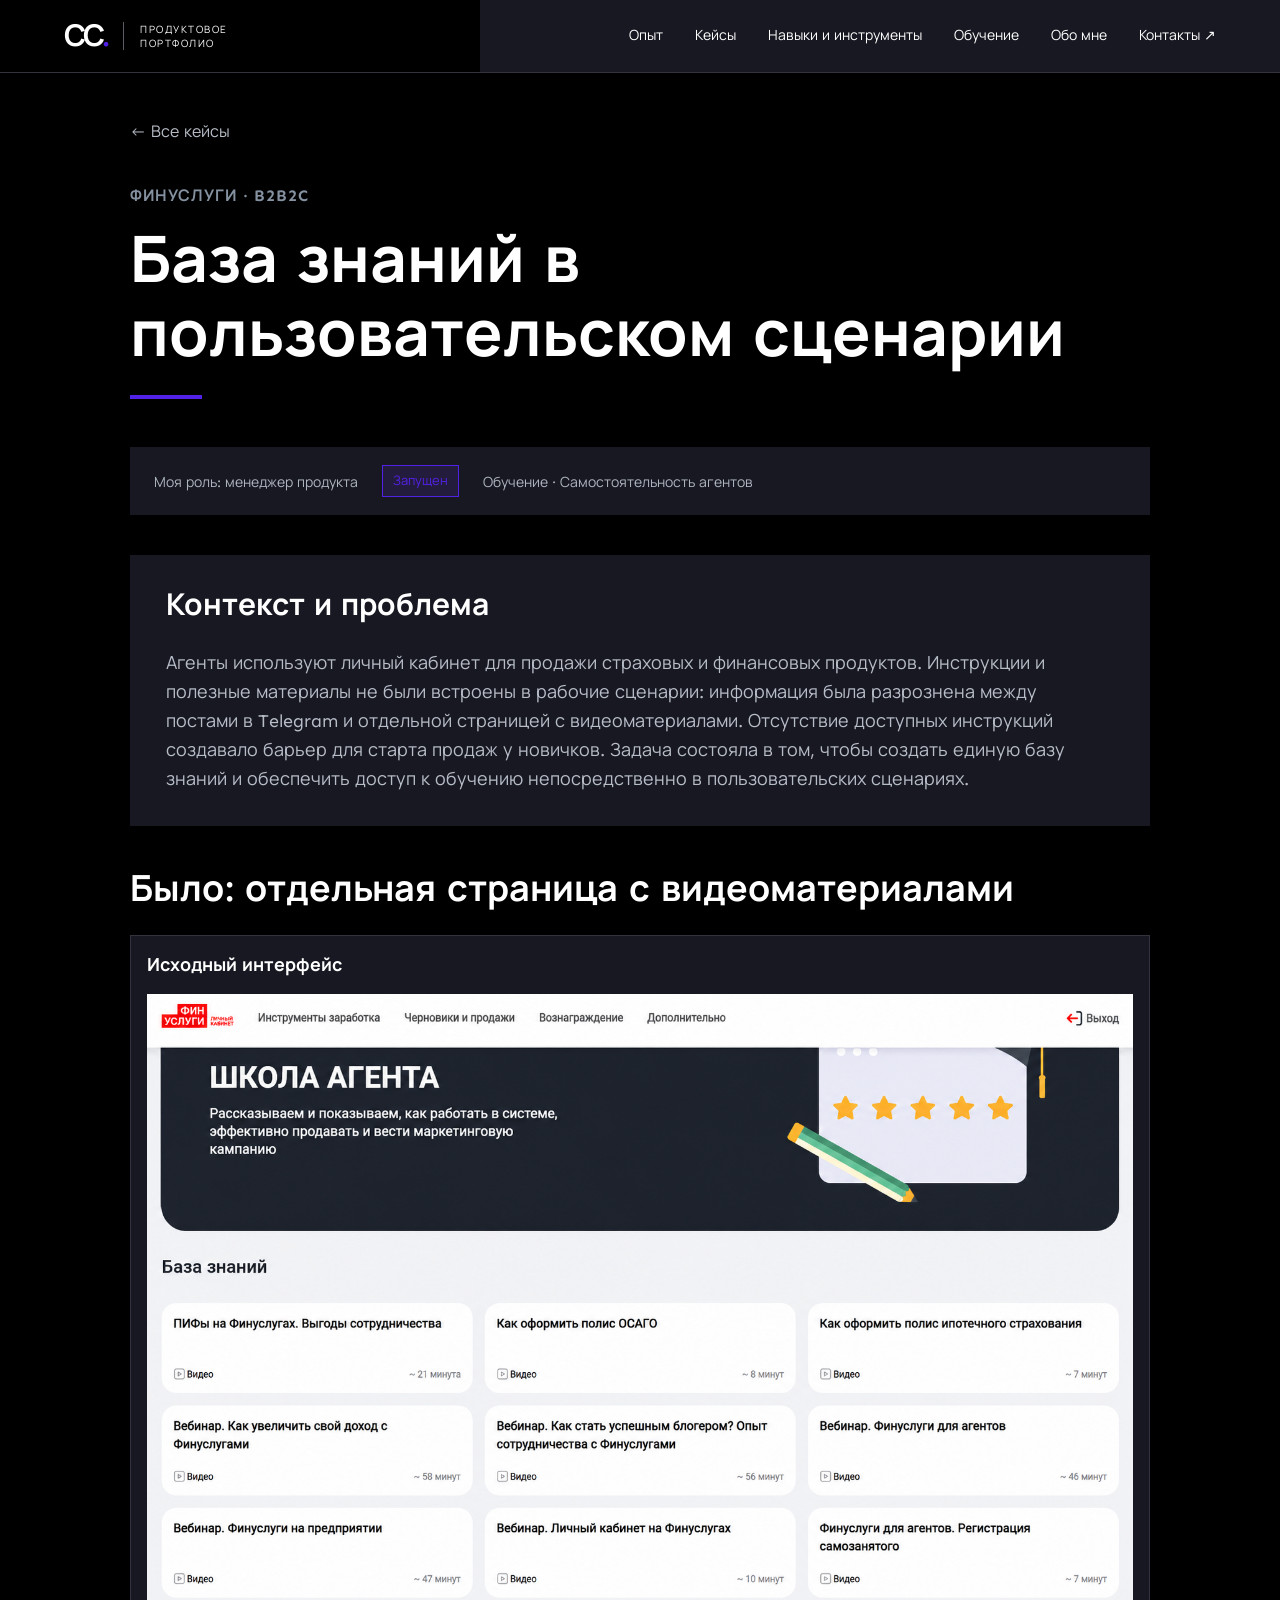
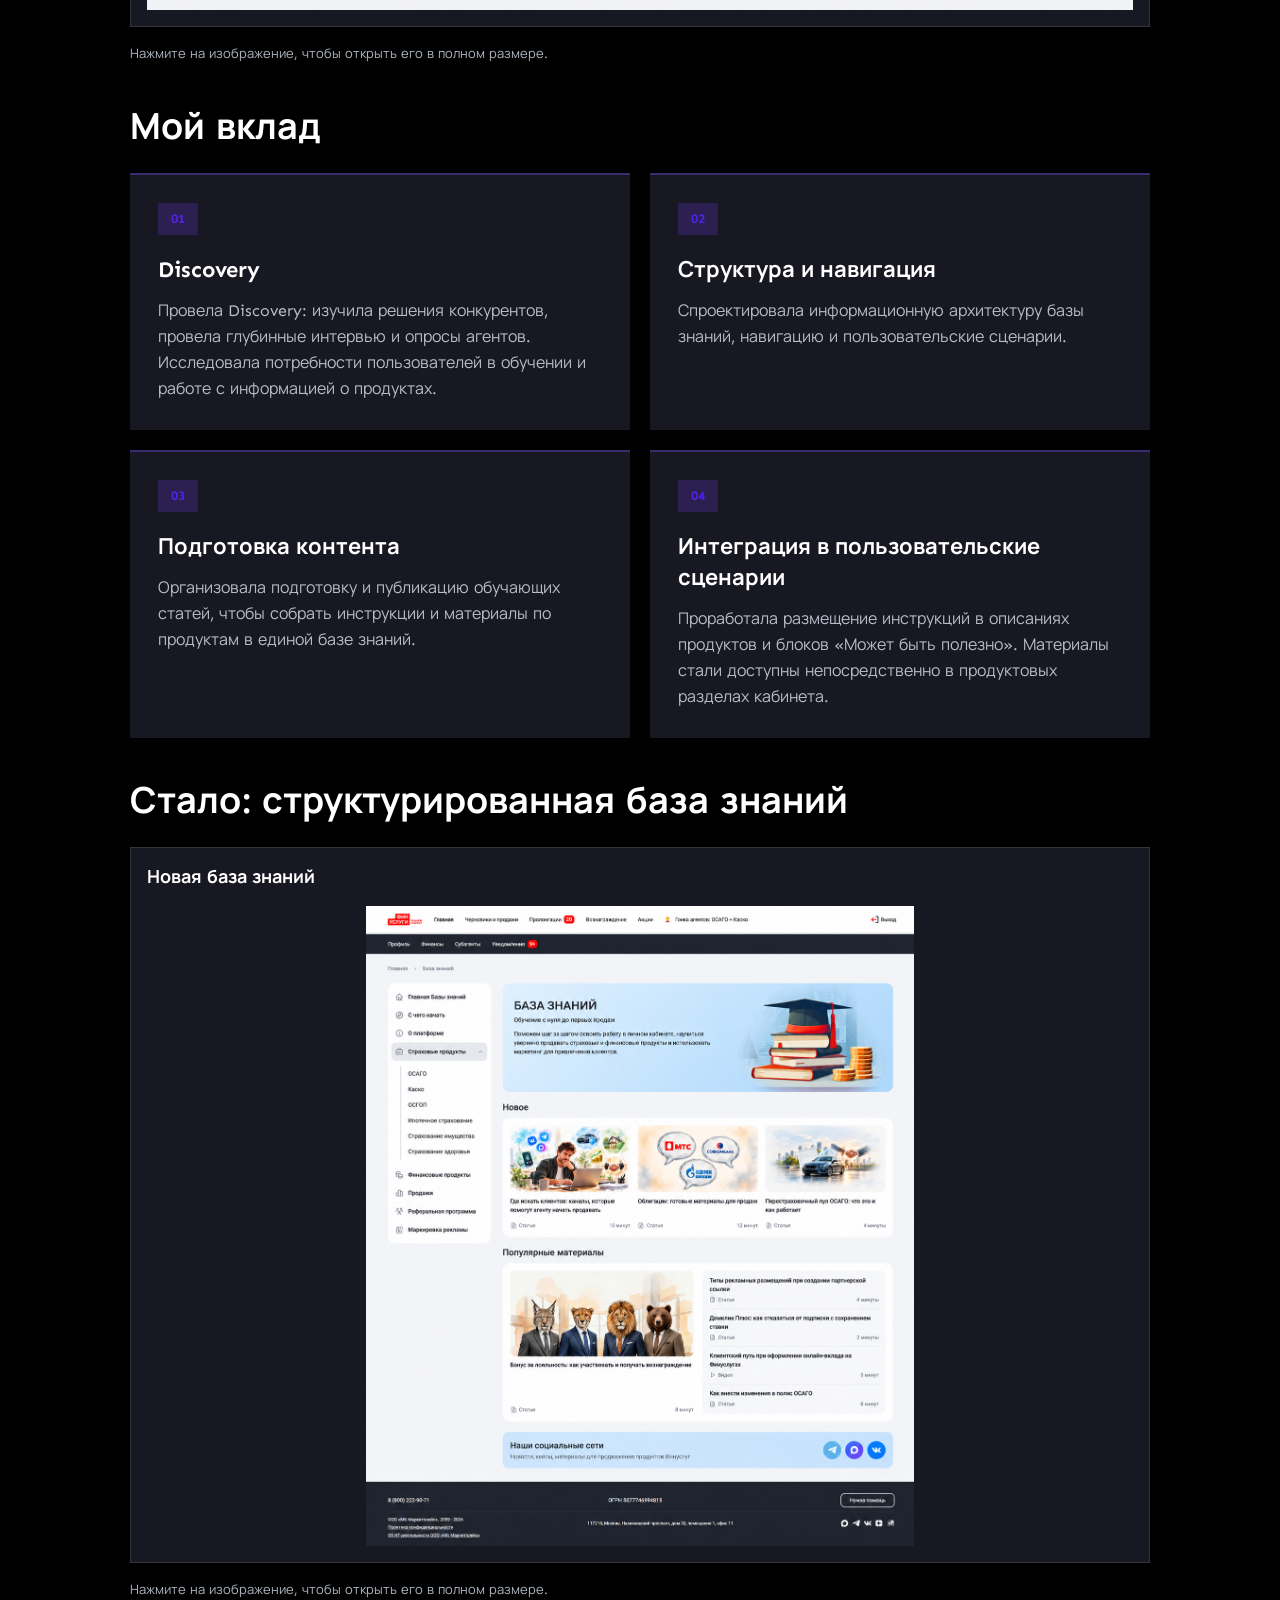
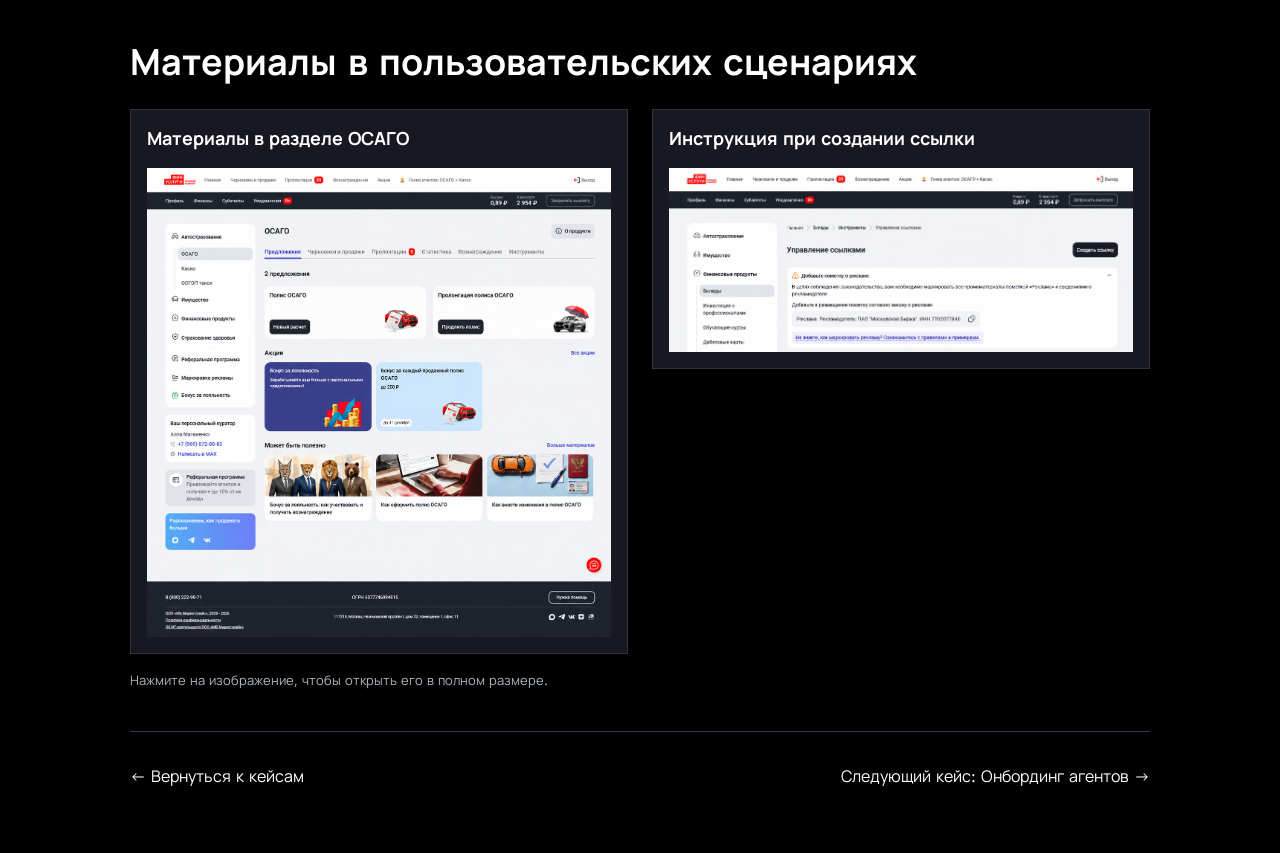
<file: cases/knowledge/index.html>
<!doctype html><html lang="ru"><head><meta charset="utf-8"><meta name="viewport" content="width=device-width, initial-scale=1"><meta name="theme-color" content="#181823"><title>База знаний в пользовательском сценарии — Светлана Смирнова</title><meta name="description" content="Развитие базы знаний агентов Финуслуг и интеграция обучающих материалов в интерфейс личного кабинета."><style>
@font-face{font-family:Sen;src:url('../../assets/sen-regular.ttf') format('truetype');font-weight:400;font-display:swap}@font-face{font-family:Sen;src:url('../../assets/sen-bold.ttf') format('truetype');font-weight:700;font-display:swap}@font-face{font-family:Manrope;src:url('../../assets/manrope-regular.ttf') format('truetype');font-weight:400;font-display:swap}@font-face{font-family:Manrope;src:url('../../assets/manrope-bold.ttf') format('truetype');font-weight:700;font-display:swap}
:root{color-scheme:dark;--bg:#000;--panel:#181823;--white:#fff;--accent:#5221e6}*{box-sizing:border-box}body{margin:0;background:var(--bg);color:var(--white);font-family:Sen,Manrope,sans-serif;-webkit-font-smoothing:antialiased}a{color:inherit;text-decoration:none}a:focus-visible{outline:2px solid white;outline-offset:5px}.page{width:100%;max-width:1440px;min-height:1000px;margin:auto;position:relative;isolation:isolate}.page:before{content:"";position:absolute;inset:0 0 0 37.5%;background:var(--panel);z-index:-1}header{height:86px;padding:0 5%;display:flex;justify-content:space-between;align-items:flex-start}.brand{display:flex;align-items:center;gap:16px;margin-top:26px;min-height:36px}.monogram{font-size:30px;line-height:36px;font-weight:700;letter-spacing:-3px}.dot{color:var(--accent)}.brand-label{border-left:1px solid #5b5b65;padding-left:16px;font-size:10px;letter-spacing:1.5px;text-transform:uppercase;max-width:160px}.contact-top{font-size:16px;line-height:24px}.contact-top .line{display:none}.contact-top a{display:block;padding:32px 24px;background:transparent}.contact-top a:hover{text-decoration:underline;text-underline-offset:5px}.hero{position:relative;min-height:914px;padding-top:80px}.portrait{margin:0 0 0 24px;width:calc(52.083333% - 24px);aspect-ratio:1;padding:0;border:0;background:none;overflow:hidden}.portrait img{display:block;width:100%;height:100%;object-fit:contain}.intro{position:absolute;left:45.972222%;right:2.777778%;top:221px;z-index:1}h1,.role{font-size:78px;line-height:1.205128;letter-spacing:0;font-weight:700;margin:0}h1 span{display:inline}.role span{color:#929299;opacity:1}.focus{font-size:18px;line-height:27px;margin:32px 0 0;padding-left:0}.button{display:inline-flex;align-items:center;gap:24px;padding:24px 32px;margin:32px 0 0 0;font-size:18px;line-height:27px;font-weight:700;background:var(--accent)}.button:hover{background:#6536f0}.arrow{font-size:24px;line-height:27px}
@media(min-width:1025px) and (max-width:1439px){h1,.role{font-size:clamp(56px,5.416667vw,78px)}.intro{top:15.347222vw}.hero{padding-top:5.555556vw;min-height:calc(100vw * .634722)}.page{min-height:calc(100vw * .694444)}.focus{padding-left:0}.button{margin-left:0}}
@media(min-width:601px) and (max-width:1024px){.page{min-height:900px}.page:before{inset:0;background:#181823}header{padding:0 40px}.hero{padding-top:80px;min-height:814px}.portrait{width:calc(50% - 20px);margin-left:20px;aspect-ratio:1}.intro{left:41.666667%;right:40px;top:167px}h1,.role{font-size:56px;line-height:1.2}.focus{padding-left:0;margin-top:32px}.button{margin-left:0;font-size:16px;padding:20px 24px}.brand-label{font-size:9px;max-width:140px}}
@media(min-width:601px) and (max-width:767px){h1,.role{font-size:clamp(40px,7.291667vw,56px)}.intro{right:24px}.focus{font-size:16px;line-height:24px}.brand-label{display:none}}
@media(max-width:600px){.page{min-height:100svh}.page:before{inset:0;background:var(--panel)}header{height:72px;padding:0 20px}.brand{margin-top:18px;gap:12px}.monogram{font-size:28px}.brand-label{font-size:8px;letter-spacing:1px;max-width:120px;padding-left:12px}.contact-top{font-size:12px}.contact-top a{padding:24px 0;line-height:24px}.hero{min-height:0;padding-top:0;padding-bottom:48px}.portrait{width:calc(100% - 20px);margin-left:20px;aspect-ratio:1}.intro{position:relative;left:auto;right:auto;top:auto;padding:48px 20px 0}h1,.role{font-size:32px;line-height:1.21875}.focus{padding-left:0;font-size:18px;line-height:27px;margin-top:16px}.button{margin:32px 0 0;padding:20px 24px;font-size:16px}}

.experience{max-width:1440px;margin:0 auto;padding:120px 72px;background:#000}.section-label{margin:0 0 8px;color:#8491a0;font-size:16px;line-height:24px;font-weight:700;text-transform:uppercase;letter-spacing:1px}.experience h2{margin:0;max-width:900px;font-size:55px;line-height:1.2;font-weight:700;letter-spacing:0}.experience-grid{display:grid;grid-template-columns:repeat(2,minmax(0,1fr));gap:64px;margin-top:40px}.experience-card{min-width:0}.experience-number{display:block;color:#8491a0;font-size:117px;line-height:141px;font-weight:400}.experience-card h3{margin:0 0 22px;font-size:24px;line-height:36px;font-weight:700;max-width:560px}.experience-card p{max-width:560px;margin:0;color:#8491a0;font-size:16px;line-height:24px}@media(max-width:1024px){.experience{padding:80px 40px}.experience-grid{gap:32px}.experience h2{font-size:48px}.experience-card h3{font-size:22px;line-height:32px}}@media(max-width:600px){.experience{padding:64px 20px}.experience h2{font-size:32px;line-height:1.25}.section-label{font-size:14px;line-height:21px}.experience-grid{grid-template-columns:1fr;gap:40px;margin-top:32px}.experience-number{font-size:88px;line-height:106px}.experience-card h3{font-size:24px;line-height:34px;margin-bottom:16px}.experience-card p{font-size:16px;line-height:24px}}

.hero::after{content:"";position:absolute;left:0;right:0;bottom:0;height:4px;background:repeating-linear-gradient(to right,#8491a0 0 18px,transparent 18px 30px);pointer-events:none}

#experience-heading{color:#e43b45}

.cases{max-width:1440px;margin:auto;padding:120px 72px;background:#000}.cases-grid{display:grid;grid-template-columns:repeat(2,minmax(0,1fr));gap:48px 24px;align-items:start}.cases-intro{padding:0 40px 60px 0}.cases h2{font-size:55px;line-height:1.2;margin:8px 0 24px}.cases-intro>p:last-child{color:#8491a0;font-size:18px;line-height:27px;max-width:480px}.case-card{background:#181823}.case-visual{display:block;background:#e9ebf0;padding:24px;aspect-ratio:1.2;overflow:hidden}.case-visual img{display:block;width:100%;height:100%;object-fit:contain;transition:transform .2s}.case-visual:hover img{transform:scale(1.02)}.case-body{padding:32px}.case-tag{margin:0 0 12px;color:#a8a8b4;font-size:13px;line-height:20px}.case-body h3{font-size:28px;line-height:1.3;margin:0 0 28px}.case-summary{margin:0}.case-summary dt{font-weight:700;font-size:14px;line-height:21px;color:#fff;margin-top:20px}.case-summary dd{margin:6px 0 0;color:#b7bdc7;font-size:16px;line-height:25px}.case-link{display:inline-flex;align-items:center;gap:24px;margin-top:28px;padding:15px 20px;background:#5221e6;font-size:16px;font-weight:700;line-height:24px}.case-link:hover{background:#6536f0}.case-detail{max-width:1440px;margin:auto;background:#000;min-height:100svh}.case-content{max-width:1100px;margin:auto;padding:70px 40px 96px}.back-link{display:inline-block;color:#b7bdc7;font-size:16px;line-height:24px;margin-bottom:40px}.back-link:hover{text-decoration:underline}.case-content h1{font-size:64px;line-height:1.15;max-width:980px;margin:16px 0 32px}.case-lead{max-width:820px;color:#b7bdc7;font-size:20px;line-height:32px}.case-meta{display:flex;gap:24px;flex-wrap:wrap;padding:24px 0 40px;border-bottom:1px solid #33333e;font-size:14px;color:#aeb5bf}.detail-section{margin-top:64px}.detail-section h2{font-size:36px;line-height:1.25;margin:0 0 24px}.detail-section h3{font-size:22px;line-height:1.4;margin:32px 0 12px}.detail-section p{font-size:18px;line-height:29px;color:#b7bdc7;max-width:900px}.detail-section figure{margin:32px 0;background:#181823;padding:24px}.detail-section figure a{display:block}.detail-section img{width:100%;height:auto;display:block}.detail-section figcaption{color:#aeb5bf;font-size:14px;line-height:22px;margin-top:16px}.case-foot{margin-top:64px;padding-top:32px;border-top:1px solid #33333e;display:flex;justify-content:space-between;gap:24px;flex-wrap:wrap}.case-foot a{font-size:16px;line-height:25px}.case-foot a:hover{text-decoration:underline}.status{display:inline-block;border:1px solid #5b5b65;padding:5px 10px;color:#b7bdc7;font-size:13px;line-height:20px}@media(max-width:1024px){.cases{padding:80px 40px}.cases h2{font-size:48px}.cases-intro{padding-right:0}.case-body{padding:24px}.case-body h3{font-size:24px}.case-visual{padding:16px;aspect-ratio:1}.case-content h1{font-size:48px}}@media(max-width:600px){.cases{padding:64px 20px}.cases-grid{grid-template-columns:1fr;gap:32px}.cases-intro{padding:0}.cases h2{font-size:32px;margin:8px 0 20px}.case-body{padding:24px 20px}.case-visual{aspect-ratio:1.2}.case-content{padding:40px 20px 64px}.case-content h1{font-size:32px}.case-lead{font-size:18px;line-height:28px}.detail-section{margin-top:48px}.detail-section h2{font-size:28px}.detail-section figure{padding:12px}.case-meta{gap:12px}.case-foot{flex-direction:column}}@media(prefers-reduced-motion:reduce){.case-visual img{transition:none}}

/* Compact section rhythm and a hero that sizes to its actual content. */
.page{min-height:0}.page header{height:72px}.page .brand{margin-top:18px}.page .contact-top a{padding-top:24px;padding-bottom:24px}
.experience,.cases{padding-top:64px;padding-bottom:64px}.experience-grid{margin-top:24px;gap:40px}.experience-number{font-size:88px;line-height:106px}.cases-grid{row-gap:32px}.cases-intro{padding-bottom:24px}.case-content{padding-top:48px;padding-bottom:64px}.detail-section{margin-top:40px}.case-foot{margin-top:40px}
@media(min-width:601px){.hero{display:grid;grid-template-columns:min(52%,calc(100svh - 136px)) minmax(0,1fr);align-items:center;min-height:0;padding:32px 0 40px}.portrait{width:calc(100% - 24px);margin:0 0 0 24px;aspect-ratio:1}.intro{position:relative;left:auto;right:auto;top:auto;margin-left:-64px;padding:0 40px 0 0;min-width:0}h1,.role{font-size:clamp(32px,min(4.3vw,8svh),64px);line-height:1.15}.focus{font-size:18px;line-height:27px;margin-top:20px;padding-left:0}.button{font-size:16px;line-height:24px;padding:16px 24px;margin:24px 0 0;gap:20px}}
@media(min-width:601px) and (max-width:1024px){.hero{padding-top:24px;padding-bottom:32px}.intro{margin-left:-40px;padding-right:24px}.focus{font-size:16px;line-height:24px}.button{padding:14px 20px}.portrait{margin-left:20px;width:calc(100% - 20px)}}
@media(max-width:600px){.experience,.cases{padding-top:40px;padding-bottom:40px}.experience-grid{gap:28px;margin-top:20px}.experience-number{font-size:72px;line-height:88px}.hero{padding-bottom:32px}.intro{padding-top:28px}.button{margin-top:24px}.cases-grid{gap:28px}.cases-intro{padding-bottom:0}.case-content{padding-top:32px;padding-bottom:48px}}

html{scroll-behavior:smooth}#experience,#cases,#skills{scroll-margin-top:24px}.site-header,.page .site-header{display:flex;align-items:flex-start;justify-content:space-between;gap:24px;min-height:72px;height:auto}.site-header .contact-top{display:flex;align-items:center;justify-content:flex-end;gap:0;flex-wrap:nowrap}.site-header .contact-top a,.page .site-header .contact-top a{padding:24px 16px;white-space:nowrap;font-size:14px;line-height:24px}.site-header .contact-top a:last-child{padding-right:0}.marquee-group{min-width:0;justify-content:flex-start}@media(max-width:900px){.site-header .brand-label{display:none}.site-header .contact-top a,.page .site-header .contact-top a{padding-left:12px;padding-right:12px}.site-header .contact-top a:last-child{padding-right:0}}@media(max-width:700px){.site-header,.page .site-header{display:block;padding-bottom:12px}.site-header .brand{display:inline-flex;margin-top:16px}.site-header .contact-top{justify-content:space-between;gap:8px;flex-wrap:wrap}.site-header .contact-top a,.page .site-header .contact-top a{padding:10px 0;font-size:12px;line-height:20px}.site-header .brand-label{display:inline;max-width:none}.site-header .brand{margin-bottom:6px}.site-header .contact-top a:last-child{padding-right:0}}@media(prefers-reduced-motion:reduce){html{scroll-behavior:auto}.marquee-group{min-width:0;justify-content:flex-start}}

.education-section{max-width:1440px;margin:auto;padding:64px 72px;background:#000}.education-section h2{margin:0;font-size:55px;line-height:1.2}.education-grid{display:grid;grid-template-columns:repeat(2,minmax(0,1fr));gap:20px 24px;margin-top:32px}.education-card{padding:28px 32px;background:#181823;border:1px solid #33333e;min-width:0}.education-meta{display:flex;justify-content:space-between;align-items:baseline;gap:16px;margin-bottom:20px;color:#aeb5bf;font-size:14px;line-height:22px}.education-provider{margin:0}.education-status{font-size:12px;white-space:nowrap;border:1px solid #5b5b65;padding:3px 8px;color:#b7bdc7}.education-card h3{margin:0;font-size:24px;line-height:1.4}.education-card.is-current{border-color:#6e6e80}.education-status.current{color:#fff}.education-section{scroll-margin-top:24px}@media(max-width:1024px){.education-section{padding-left:40px;padding-right:40px}.education-section h2{font-size:48px}.education-card{padding:24px}.education-card h3{font-size:22px}}@media(max-width:600px){.education-section{padding:40px 20px}.education-section h2{font-size:32px}.education-grid{grid-template-columns:1fr;gap:16px;margin-top:24px}.education-card{padding:24px 20px}.education-card h3{font-size:22px}.education-meta{font-size:13px;gap:12px;margin-bottom:16px}}

.about-section{max-width:1440px;margin:auto;padding:64px 72px;background:#181823;scroll-margin-top:24px}.about-layout{display:grid;grid-template-columns:minmax(0,1fr) minmax(0,1.45fr);gap:64px;align-items:start}.about-section h2{font-size:55px;line-height:1.2;margin:0 0 24px}.about-caption{font-size:24px;line-height:1.45;color:#b7bdc7;max-width:350px;margin:0}.about-copy p{font-size:18px;line-height:30px;color:#b7bdc7;margin:0 0 20px;max-width:760px}.about-copy p:last-child{margin-bottom:0}.about-copy strong{color:#fff;font-weight:700}@media(max-width:1100px) and (min-width:701px){.site-header .brand-label{display:none}.site-header .contact-top a,.page .site-header .contact-top a{padding-left:10px;padding-right:10px;font-size:13px}}@media(max-width:1024px){.about-section{padding-left:40px;padding-right:40px}.about-layout{gap:32px;grid-template-columns:minmax(0,1fr) minmax(0,1.4fr)}.about-section h2{font-size:48px}.about-caption{font-size:22px}.about-copy p{font-size:17px;line-height:28px}}@media(max-width:600px){.about-section{padding:40px 20px}.about-layout{grid-template-columns:1fr;gap:24px}.about-section h2{font-size:32px;margin-bottom:16px}.about-caption{font-size:20px;max-width:100%}.about-copy p{font-size:16px;line-height:27px;margin-bottom:16px}}

.site-header{position:sticky;top:0;z-index:1000;width:100%;max-width:1440px;margin:0 auto;background:linear-gradient(to right,#000 0 37.5%,#181823 37.5% 100%);box-shadow:0 1px 0 #33333e}.site-header .brand{margin-top:18px}#main,#experience,#cases,#skills,#education,#about{scroll-margin-top:calc(var(--navigation-height,72px) + 20px)}@media(max-width:1024px){.site-header{background:#181823}}@media(max-width:700px){.site-header .brand{margin-top:16px}}
/* Editorial accents follow the homepage charcoal and violet palette. */
.knowledge-detail .case-content>h1{padding-bottom:24px;margin-bottom:24px}.knowledge-detail .case-content>h1:after{content:"";display:block;width:72px;height:4px;margin-top:24px;background:#5221e6}.knowledge-detail .case-meta{border:0;background:#181823;padding:18px 24px;align-items:center;gap:16px 24px}.knowledge-detail .status{border-color:#5221e6;color:#5221e6;background:#241c3c}.case-context{background:#181823;padding:32px;border-left:4px solid transparent}.case-context p{margin:0}.case-context h2{font-size:30px}.contribution-grid{display:grid;grid-template-columns:repeat(2,minmax(0,1fr));gap:20px;margin-top:24px}.contribution-step{padding:28px;background:#181823;border-top:2px solid #3d2b70}.step-index{display:inline-flex;width:40px;height:32px;align-items:center;justify-content:center;background:#2c2050;color:#5221e6;font-size:13px;line-height:20px;font-weight:700}.contribution-step h3{margin:20px 0 12px}.contribution-step p{margin:0;font-size:16px;line-height:26px}.knowledge-detail #onboarding-results{padding-top:32px;border-top:3px solid #5221e6}.knowledge-detail .results-table-wrap{border-color:#3d3550}.knowledge-detail .results-table caption{background:#231c36;border-bottom:1px solid #3d3550}.knowledge-detail .results-table tbody tr:last-child{background:#211b32}.knowledge-detail .results-table tbody tr:last-child th{box-shadow:inset 3px 0 #5221e6}.knowledge-detail .results-table tbody tr:last-child td{color:#fff;font-weight:700}.knowledge-detail .results-highlight{padding:20px 24px;background:#181823;border-left:3px solid #5221e6;font-size:17px;line-height:28px}.knowledge-detail .results-highlight strong{color:#5221e6}.knowledge-detail .detail-section figure{border:1px solid #33333e}.knowledge-detail .case-foot{border-color:#3d3550}@media(max-width:600px){.case-context{padding:24px 20px}.case-context h2{font-size:26px}.contribution-grid{grid-template-columns:1fr;gap:16px}.contribution-step{padding:24px 20px}.knowledge-detail .case-meta{padding:16px 20px}.knowledge-detail .results-highlight{padding:18px 20px}.knowledge-detail #onboarding-results{padding-top:24px}}

.knowledge-screen{scroll-margin-top:calc(var(--navigation-height,72px) + 20px)}.knowledge-screen figure{margin:24px 0 0;padding:20px;background:#181823}.knowledge-screen img{display:block;width:100%;height:auto;max-height:640px;object-fit:contain}.knowledge-screen figcaption{font-size:14px;line-height:22px}@media(max-width:600px){.knowledge-screen figure{padding:12px}.knowledge-screen img{max-height:none}}

#knowledge-before,#knowledge-after,#knowledge-integrations{scroll-margin-top:calc(var(--navigation-height,72px) + 20px)}.knowledge-integration-grid{display:grid;grid-template-columns:repeat(2,minmax(0,1fr));gap:24px;margin-top:24px;align-items:start}.case-detail .knowledge-integration-grid>figure.case-screenshot{margin-top:0}.knowledge-integration-grid img{max-height:560px}.case-detail .knowledge-integration-grid .screenshot-title{min-height:52px}@media(max-width:760px){.knowledge-integration-grid{grid-template-columns:1fr;gap:20px}.case-detail .knowledge-integration-grid .screenshot-title{min-height:0}.knowledge-integration-grid img{max-height:none}}

.site-header .contact-top a[href$="#contacts"]:hover{text-decoration:none}.contact-nav-label{display:inline}.site-header .contact-top a[href$="#contacts"]:hover .contact-nav-label{text-decoration:underline;text-underline-offset:5px}.contact-nav-arrow{display:inline-block;text-decoration:none}
</style><link rel="stylesheet" href="../../assets/case-screenshots.css">
</head><body><header class="site-header"><a class="brand" href="../../#main" aria-label="Светлана Смирнова — на главную"><span class="monogram">СС<span class="dot">.</span></span><span class="brand-label">Продуктовое портфолио</span></a><nav class="contact-top" aria-label="Навигация по разделам"><a href="../../#experience">Опыт</a><a href="../../#cases">Кейсы</a><a href="../../#skills">Навыки и инструменты</a><a href="../../#education">Обучение</a><a href="../../#about">Обо мне</a><a href="../../#contacts"><span class="contact-nav-label">Контакты</span> <span class="contact-nav-arrow" aria-hidden="true">↗</span></a></nav></header><div class="case-detail knowledge-detail"><main class="case-content"><a class="back-link" href="../../#cases">← Все кейсы</a><p class="section-label">Финуслуги · B2B2C</p><h1>База знаний в пользовательском сценарии</h1><div class="case-meta"><span>Моя роль: менеджер продукта</span><span class="status">Запущен</span><span>Обучение · Самостоятельность агентов</span></div><section class="detail-section case-context"><h2>Контекст и проблема</h2><p>Агенты используют личный кабинет для продажи страховых и финансовых продуктов. Инструкции и полезные материалы не были встроены в рабочие сценарии: информация была разрознена между постами в Telegram и отдельной страницей с видеоматериалами. Отсутствие доступных инструкций создавало барьер для старта продаж у новичков. Задача состояла в том, чтобы создать единую базу знаний и обеспечить доступ к обучению непосредственно в пользовательских сценариях.</p></section><section id="knowledge-before" class="detail-section knowledge-screen" aria-labelledby="knowledge-before-heading"><h2 id="knowledge-before-heading">Было: отдельная страница с видеоматериалами</h2><figure class="case-screenshot"><h3 class="screenshot-title">Исходный интерфейс</h3><a href="../../assets/cases/knowledge-before.png" target="_blank" rel="noopener" aria-label="Открыть скриншот в полном размере"><img src="../../assets/cases/knowledge-before.png" alt="Исходная «Школа агента»: отдельная страница с видеоматериалами." loading="lazy"></a></figure><p class="screenshot-hint">Нажмите на изображение, чтобы открыть его в полном размере.</p></section><section class="detail-section"><h2>Мой вклад</h2><div class="contribution-grid"><article class="contribution-step"><span class="step-index" aria-hidden="true">01</span><h3>Discovery</h3><p>Провела Discovery: изучила решения конкурентов, провела глубинные интервью и опросы агентов. Исследовала потребности пользователей в обучении и работе с информацией о продуктах.</p></article><article class="contribution-step"><span class="step-index" aria-hidden="true">02</span><h3>Структура и навигация</h3><p>Спроектировала информационную архитектуру базы знаний, навигацию и пользовательские сценарии.</p></article><article class="contribution-step"><span class="step-index" aria-hidden="true">03</span><h3>Подготовка контента</h3><p>Организовала подготовку и публикацию обучающих статей, чтобы собрать инструкции и материалы по продуктам в единой базе знаний.</p></article><article class="contribution-step"><span class="step-index" aria-hidden="true">04</span><h3>Интеграция в пользовательские сценарии</h3><p>Проработала размещение инструкций в описаниях продуктов и блоков «Может быть полезно». Материалы стали доступны непосредственно в продуктовых разделах кабинета.</p></article></div></section><section id="knowledge-after" class="detail-section knowledge-screen" aria-labelledby="knowledge-base-heading"><h2 id="knowledge-base-heading">Стало: структурированная база знаний</h2><figure class="case-screenshot"><h3 class="screenshot-title">Новая база знаний</h3><a href="../../assets/cases/knowledge-preview.png" target="_blank" rel="noopener" aria-label="Открыть скриншот в полном размере"><img src="../../assets/cases/knowledge-preview.png" alt="Новая база знаний: тематическая навигация, поиск обучающих материалов и подборки статей." loading="lazy"></a></figure><p class="screenshot-hint">Нажмите на изображение, чтобы открыть его в полном размере.</p></section><section id="knowledge-integrations" class="detail-section knowledge-screen" aria-labelledby="knowledge-integration-heading"><h2 id="knowledge-integration-heading">Материалы в пользовательских сценариях</h2><div class="knowledge-integration-grid"><figure class="case-screenshot"><h3 class="screenshot-title">Материалы в разделе ОСАГО</h3><a href="../../assets/cases/knowledge-product.png" target="_blank" rel="noopener" aria-label="Открыть скриншот в полном размере"><img src="../../assets/cases/knowledge-product.png" alt="Раздел ОСАГО: блок «Может быть полезно» с инструкциями и обучающими статьями." loading="lazy"></a></figure><figure class="case-screenshot"><h3 class="screenshot-title">Инструкция при создании ссылки</h3><a href="../../assets/cases/knowledge-links.png" target="_blank" rel="noopener" aria-label="Открыть скриншот в полном размере"><img src="../../assets/cases/knowledge-links.png" alt="Управление ссылками: ссылка на правила и примеры маркировки рекламы в рабочем сценарии." loading="lazy"></a></figure></div><p class="screenshot-hint">Нажмите на изображение, чтобы открыть его в полном размере.</p></section><nav class="case-foot" aria-label="Навигация по кейсам"><a href="../../#cases">← Вернуться к кейсам</a><a href="../../cases/onboarding/">Следующий кейс: Онбординг агентов →</a></nav></main></div><script>
(()=>{const header=document.querySelector('.site-header');if(!header)return;const update=()=>document.documentElement.style.setProperty('--navigation-height',header.getBoundingClientRect().height+'px');update();if('ResizeObserver' in window){new ResizeObserver(update).observe(header);}else{window.addEventListener('resize',update);}})();
</script></body></html>
</file>
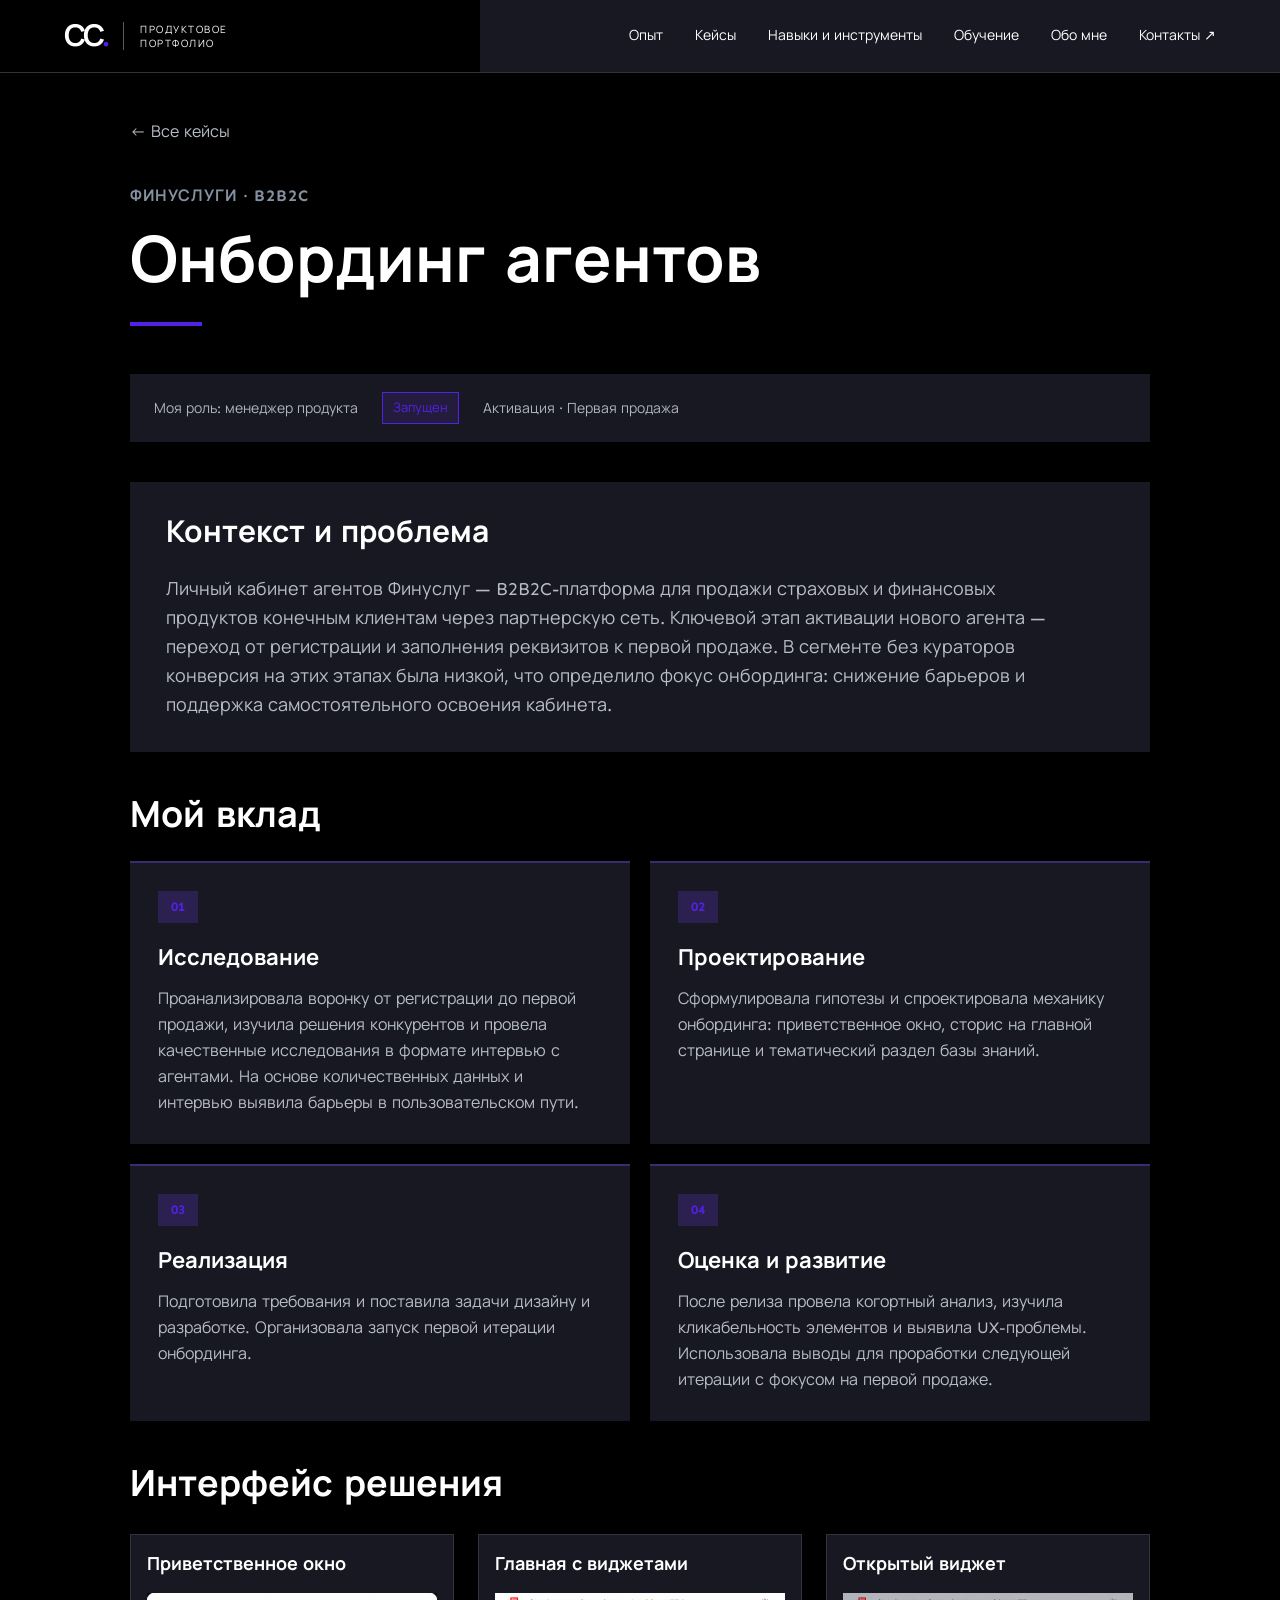
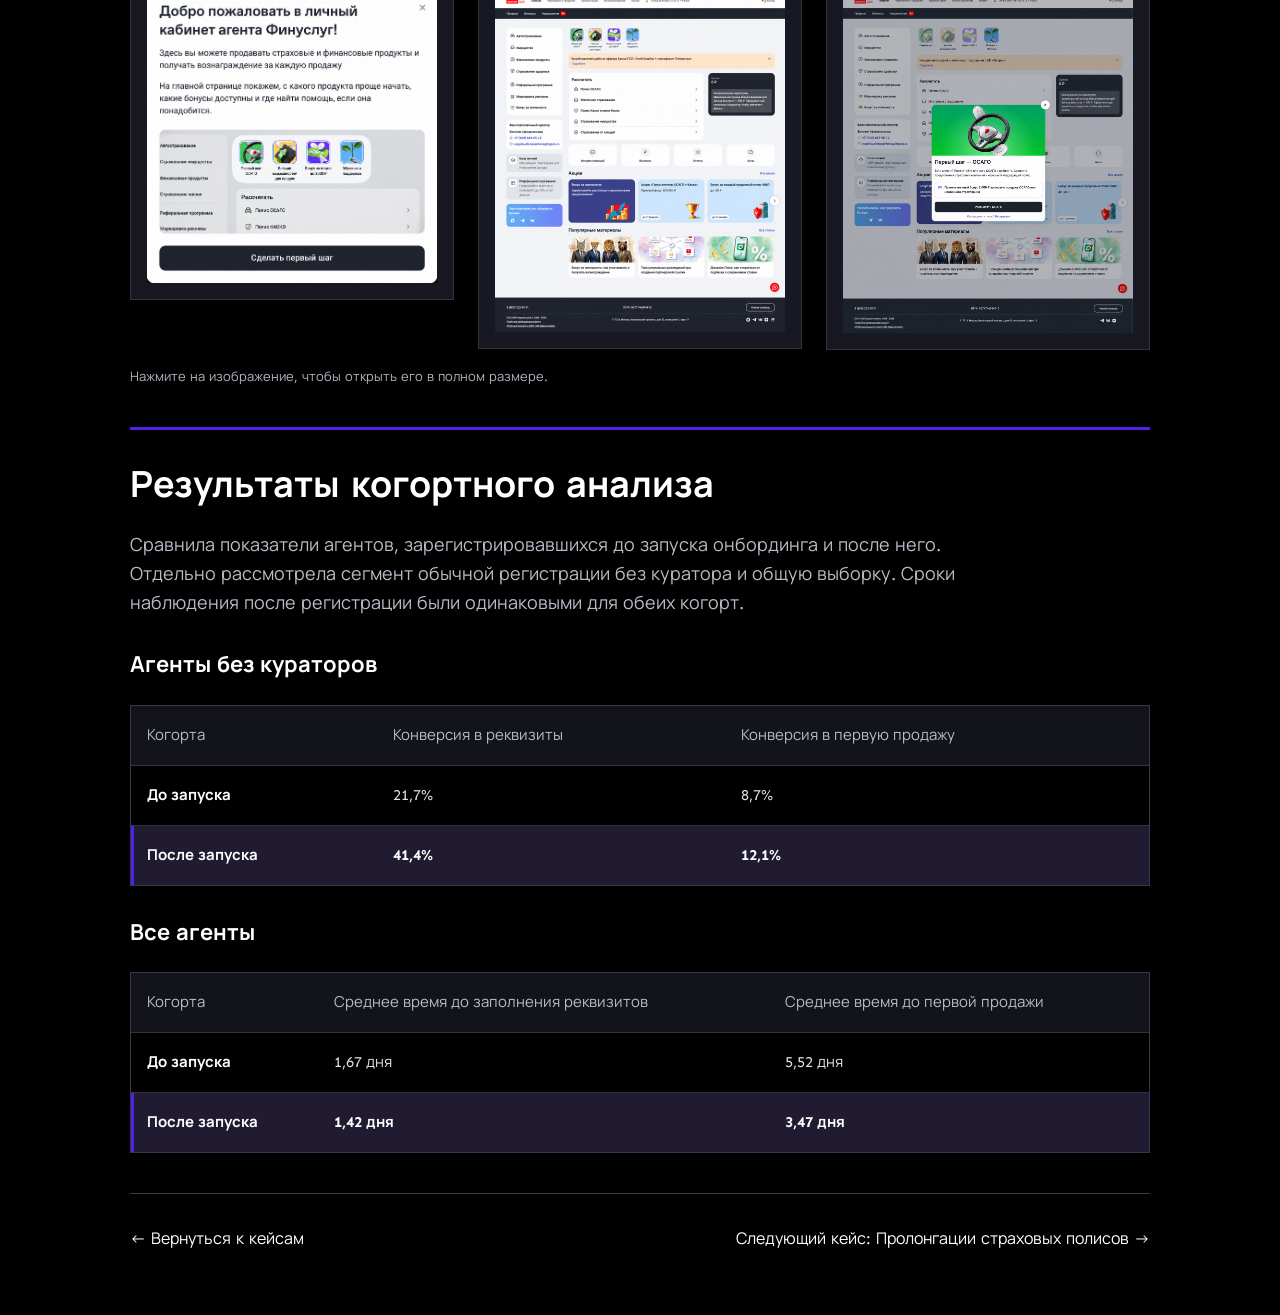
<file: cases/onboarding/index.html>
<!doctype html><html lang="ru"><head><meta charset="utf-8"><meta name="viewport" content="width=device-width, initial-scale=1"><meta name="theme-color" content="#181823"><title>Онбординг агентов — Светлана Смирнова</title><meta name="description" content="Низкая конверсия в заполнение реквизитов и первую продажу у агентов без кураторов."><style>
@font-face{font-family:Sen;src:url('../../assets/sen-regular.ttf') format('truetype');font-weight:400;font-display:swap}@font-face{font-family:Sen;src:url('../../assets/sen-bold.ttf') format('truetype');font-weight:700;font-display:swap}@font-face{font-family:Manrope;src:url('../../assets/manrope-regular.ttf') format('truetype');font-weight:400;font-display:swap}@font-face{font-family:Manrope;src:url('../../assets/manrope-bold.ttf') format('truetype');font-weight:700;font-display:swap}
:root{color-scheme:dark;--bg:#000;--panel:#181823;--white:#fff;--accent:#5221e6}*{box-sizing:border-box}body{margin:0;background:var(--bg);color:var(--white);font-family:Sen,Manrope,sans-serif;-webkit-font-smoothing:antialiased}a{color:inherit;text-decoration:none}a:focus-visible{outline:2px solid white;outline-offset:5px}.page{width:100%;max-width:1440px;min-height:1000px;margin:auto;position:relative;isolation:isolate}.page:before{content:"";position:absolute;inset:0 0 0 37.5%;background:var(--panel);z-index:-1}header{height:86px;padding:0 5%;display:flex;justify-content:space-between;align-items:flex-start}.brand{display:flex;align-items:center;gap:16px;margin-top:26px;min-height:36px}.monogram{font-size:30px;line-height:36px;font-weight:700;letter-spacing:-3px}.dot{color:var(--accent)}.brand-label{border-left:1px solid #5b5b65;padding-left:16px;font-size:10px;letter-spacing:1.5px;text-transform:uppercase;max-width:160px}.contact-top{font-size:16px;line-height:24px}.contact-top .line{display:none}.contact-top a{display:block;padding:32px 24px;background:transparent}.contact-top a:hover{text-decoration:underline;text-underline-offset:5px}.hero{position:relative;min-height:914px;padding-top:80px}.portrait{margin:0 0 0 24px;width:calc(52.083333% - 24px);aspect-ratio:1;padding:0;border:0;background:none;overflow:hidden}.portrait img{display:block;width:100%;height:100%;object-fit:contain}.intro{position:absolute;left:45.972222%;right:2.777778%;top:221px;z-index:1}h1,.role{font-size:78px;line-height:1.205128;letter-spacing:0;font-weight:700;margin:0}h1 span{display:inline}.role span{color:#929299;opacity:1}.focus{font-size:18px;line-height:27px;margin:32px 0 0;padding-left:0}.button{display:inline-flex;align-items:center;gap:24px;padding:24px 32px;margin:32px 0 0 0;font-size:18px;line-height:27px;font-weight:700;background:var(--accent)}.button:hover{background:#6536f0}.arrow{font-size:24px;line-height:27px}
@media(min-width:1025px) and (max-width:1439px){h1,.role{font-size:clamp(56px,5.416667vw,78px)}.intro{top:15.347222vw}.hero{padding-top:5.555556vw;min-height:calc(100vw * .634722)}.page{min-height:calc(100vw * .694444)}.focus{padding-left:0}.button{margin-left:0}}
@media(min-width:601px) and (max-width:1024px){.page{min-height:900px}.page:before{inset:0;background:#181823}header{padding:0 40px}.hero{padding-top:80px;min-height:814px}.portrait{width:calc(50% - 20px);margin-left:20px;aspect-ratio:1}.intro{left:41.666667%;right:40px;top:167px}h1,.role{font-size:56px;line-height:1.2}.focus{padding-left:0;margin-top:32px}.button{margin-left:0;font-size:16px;padding:20px 24px}.brand-label{font-size:9px;max-width:140px}}
@media(min-width:601px) and (max-width:767px){h1,.role{font-size:clamp(40px,7.291667vw,56px)}.intro{right:24px}.focus{font-size:16px;line-height:24px}.brand-label{display:none}}
@media(max-width:600px){.page{min-height:100svh}.page:before{inset:0;background:var(--panel)}header{height:72px;padding:0 20px}.brand{margin-top:18px;gap:12px}.monogram{font-size:28px}.brand-label{font-size:8px;letter-spacing:1px;max-width:120px;padding-left:12px}.contact-top{font-size:12px}.contact-top a{padding:24px 0;line-height:24px}.hero{min-height:0;padding-top:0;padding-bottom:48px}.portrait{width:calc(100% - 20px);margin-left:20px;aspect-ratio:1}.intro{position:relative;left:auto;right:auto;top:auto;padding:48px 20px 0}h1,.role{font-size:32px;line-height:1.21875}.focus{padding-left:0;font-size:18px;line-height:27px;margin-top:16px}.button{margin:32px 0 0;padding:20px 24px;font-size:16px}}

.experience{max-width:1440px;margin:0 auto;padding:120px 72px;background:#000}.section-label{margin:0 0 8px;color:#8491a0;font-size:16px;line-height:24px;font-weight:700;text-transform:uppercase;letter-spacing:1px}.experience h2{margin:0;max-width:900px;font-size:55px;line-height:1.2;font-weight:700;letter-spacing:0}.experience-grid{display:grid;grid-template-columns:repeat(2,minmax(0,1fr));gap:64px;margin-top:40px}.experience-card{min-width:0}.experience-number{display:block;color:#8491a0;font-size:117px;line-height:141px;font-weight:400}.experience-card h3{margin:0 0 22px;font-size:24px;line-height:36px;font-weight:700;max-width:560px}.experience-card p{max-width:560px;margin:0;color:#8491a0;font-size:16px;line-height:24px}@media(max-width:1024px){.experience{padding:80px 40px}.experience-grid{gap:32px}.experience h2{font-size:48px}.experience-card h3{font-size:22px;line-height:32px}}@media(max-width:600px){.experience{padding:64px 20px}.experience h2{font-size:32px;line-height:1.25}.section-label{font-size:14px;line-height:21px}.experience-grid{grid-template-columns:1fr;gap:40px;margin-top:32px}.experience-number{font-size:88px;line-height:106px}.experience-card h3{font-size:24px;line-height:34px;margin-bottom:16px}.experience-card p{font-size:16px;line-height:24px}}

.hero::after{content:"";position:absolute;left:0;right:0;bottom:0;height:4px;background:repeating-linear-gradient(to right,#8491a0 0 18px,transparent 18px 30px);pointer-events:none}

#experience-heading{color:#e43b45}

.cases{max-width:1440px;margin:auto;padding:120px 72px;background:#000}.cases-grid{display:grid;grid-template-columns:repeat(2,minmax(0,1fr));gap:48px 24px;align-items:start}.cases-intro{padding:0 40px 60px 0}.cases h2{font-size:55px;line-height:1.2;margin:8px 0 24px}.cases-intro>p:last-child{color:#8491a0;font-size:18px;line-height:27px;max-width:480px}.case-card{background:#181823}.case-visual{display:block;background:#e9ebf0;padding:24px;aspect-ratio:1.2;overflow:hidden}.case-visual img{display:block;width:100%;height:100%;object-fit:contain;transition:transform .2s}.case-visual:hover img{transform:scale(1.02)}.case-body{padding:32px}.case-tag{margin:0 0 12px;color:#a8a8b4;font-size:13px;line-height:20px}.case-body h3{font-size:28px;line-height:1.3;margin:0 0 28px}.case-summary{margin:0}.case-summary dt{font-weight:700;font-size:14px;line-height:21px;color:#fff;margin-top:20px}.case-summary dd{margin:6px 0 0;color:#b7bdc7;font-size:16px;line-height:25px}.case-link{display:inline-flex;align-items:center;gap:24px;margin-top:28px;padding:15px 20px;background:#5221e6;font-size:16px;font-weight:700;line-height:24px}.case-link:hover{background:#6536f0}.case-detail{max-width:1440px;margin:auto;background:#000;min-height:100svh}.case-content{max-width:1100px;margin:auto;padding:70px 40px 96px}.back-link{display:inline-block;color:#b7bdc7;font-size:16px;line-height:24px;margin-bottom:40px}.back-link:hover{text-decoration:underline}.case-content h1{font-size:64px;line-height:1.15;max-width:980px;margin:16px 0 32px}.case-lead{max-width:820px;color:#b7bdc7;font-size:20px;line-height:32px}.case-meta{display:flex;gap:24px;flex-wrap:wrap;padding:24px 0 40px;border-bottom:1px solid #33333e;font-size:14px;color:#aeb5bf}.detail-section{margin-top:64px}.detail-section h2{font-size:36px;line-height:1.25;margin:0 0 24px}.detail-section h3{font-size:22px;line-height:1.4;margin:32px 0 12px}.detail-section p{font-size:18px;line-height:29px;color:#b7bdc7;max-width:900px}.detail-section figure{margin:32px 0;background:#181823;padding:24px}.detail-section figure a{display:block}.detail-section img{width:100%;height:auto;display:block}.detail-section figcaption{color:#aeb5bf;font-size:14px;line-height:22px;margin-top:16px}.case-foot{margin-top:64px;padding-top:32px;border-top:1px solid #33333e;display:flex;justify-content:space-between;gap:24px;flex-wrap:wrap}.case-foot a{font-size:16px;line-height:25px}.case-foot a:hover{text-decoration:underline}.status{display:inline-block;border:1px solid #5b5b65;padding:5px 10px;color:#b7bdc7;font-size:13px;line-height:20px}@media(max-width:1024px){.cases{padding:80px 40px}.cases h2{font-size:48px}.cases-intro{padding-right:0}.case-body{padding:24px}.case-body h3{font-size:24px}.case-visual{padding:16px;aspect-ratio:1}.case-content h1{font-size:48px}}@media(max-width:600px){.cases{padding:64px 20px}.cases-grid{grid-template-columns:1fr;gap:32px}.cases-intro{padding:0}.cases h2{font-size:32px;margin:8px 0 20px}.case-body{padding:24px 20px}.case-visual{aspect-ratio:1.2}.case-content{padding:40px 20px 64px}.case-content h1{font-size:32px}.case-lead{font-size:18px;line-height:28px}.detail-section{margin-top:48px}.detail-section h2{font-size:28px}.detail-section figure{padding:12px}.case-meta{gap:12px}.case-foot{flex-direction:column}}@media(prefers-reduced-motion:reduce){.case-visual img{transition:none}}

/* Compact section rhythm and a hero that sizes to its actual content. */
.page{min-height:0}.page header{height:72px}.page .brand{margin-top:18px}.page .contact-top a{padding-top:24px;padding-bottom:24px}
.experience,.cases{padding-top:64px;padding-bottom:64px}.experience-grid{margin-top:24px;gap:40px}.experience-number{font-size:88px;line-height:106px}.cases-grid{row-gap:32px}.cases-intro{padding-bottom:24px}.case-content{padding-top:48px;padding-bottom:64px}.detail-section{margin-top:40px}.case-foot{margin-top:40px}
@media(min-width:601px){.hero{display:grid;grid-template-columns:min(52%,calc(100svh - 136px)) minmax(0,1fr);align-items:center;min-height:0;padding:32px 0 40px}.portrait{width:calc(100% - 24px);margin:0 0 0 24px;aspect-ratio:1}.intro{position:relative;left:auto;right:auto;top:auto;margin-left:-64px;padding:0 40px 0 0;min-width:0}h1,.role{font-size:clamp(32px,min(4.3vw,8svh),64px);line-height:1.15}.focus{font-size:18px;line-height:27px;margin-top:20px;padding-left:0}.button{font-size:16px;line-height:24px;padding:16px 24px;margin:24px 0 0;gap:20px}}
@media(min-width:601px) and (max-width:1024px){.hero{padding-top:24px;padding-bottom:32px}.intro{margin-left:-40px;padding-right:24px}.focus{font-size:16px;line-height:24px}.button{padding:14px 20px}.portrait{margin-left:20px;width:calc(100% - 20px)}}
@media(max-width:600px){.experience,.cases{padding-top:40px;padding-bottom:40px}.experience-grid{gap:28px;margin-top:20px}.experience-number{font-size:72px;line-height:88px}.hero{padding-bottom:32px}.intro{padding-top:28px}.button{margin-top:24px}.cases-grid{gap:28px}.cases-intro{padding-bottom:0}.case-content{padding-top:32px;padding-bottom:48px}}

html{scroll-behavior:smooth}#experience,#cases,#skills{scroll-margin-top:24px}.site-header,.page .site-header{display:flex;align-items:flex-start;justify-content:space-between;gap:24px;min-height:72px;height:auto}.site-header .contact-top{display:flex;align-items:center;justify-content:flex-end;gap:0;flex-wrap:nowrap}.site-header .contact-top a,.page .site-header .contact-top a{padding:24px 16px;white-space:nowrap;font-size:14px;line-height:24px}.site-header .contact-top a:last-child{padding-right:0}.marquee-group{min-width:0;justify-content:flex-start}@media(max-width:900px){.site-header .brand-label{display:none}.site-header .contact-top a,.page .site-header .contact-top a{padding-left:12px;padding-right:12px}.site-header .contact-top a:last-child{padding-right:0}}@media(max-width:700px){.site-header,.page .site-header{display:block;padding-bottom:12px}.site-header .brand{display:inline-flex;margin-top:16px}.site-header .contact-top{justify-content:space-between;gap:8px;flex-wrap:wrap}.site-header .contact-top a,.page .site-header .contact-top a{padding:10px 0;font-size:12px;line-height:20px}.site-header .brand-label{display:inline;max-width:none}.site-header .brand{margin-bottom:6px}.site-header .contact-top a:last-child{padding-right:0}}@media(prefers-reduced-motion:reduce){html{scroll-behavior:auto}.marquee-group{min-width:0;justify-content:flex-start}}

.education-section{max-width:1440px;margin:auto;padding:64px 72px;background:#000}.education-section h2{margin:0;font-size:55px;line-height:1.2}.education-grid{display:grid;grid-template-columns:repeat(2,minmax(0,1fr));gap:20px 24px;margin-top:32px}.education-card{padding:28px 32px;background:#181823;border:1px solid #33333e;min-width:0}.education-meta{display:flex;justify-content:space-between;align-items:baseline;gap:16px;margin-bottom:20px;color:#aeb5bf;font-size:14px;line-height:22px}.education-provider{margin:0}.education-status{font-size:12px;white-space:nowrap;border:1px solid #5b5b65;padding:3px 8px;color:#b7bdc7}.education-card h3{margin:0;font-size:24px;line-height:1.4}.education-card.is-current{border-color:#6e6e80}.education-status.current{color:#fff}.education-section{scroll-margin-top:24px}@media(max-width:1024px){.education-section{padding-left:40px;padding-right:40px}.education-section h2{font-size:48px}.education-card{padding:24px}.education-card h3{font-size:22px}}@media(max-width:600px){.education-section{padding:40px 20px}.education-section h2{font-size:32px}.education-grid{grid-template-columns:1fr;gap:16px;margin-top:24px}.education-card{padding:24px 20px}.education-card h3{font-size:22px}.education-meta{font-size:13px;gap:12px;margin-bottom:16px}}

.about-section{max-width:1440px;margin:auto;padding:64px 72px;background:#181823;scroll-margin-top:24px}.about-layout{display:grid;grid-template-columns:minmax(0,1fr) minmax(0,1.45fr);gap:64px;align-items:start}.about-section h2{font-size:55px;line-height:1.2;margin:0 0 24px}.about-caption{font-size:24px;line-height:1.45;color:#b7bdc7;max-width:350px;margin:0}.about-copy p{font-size:18px;line-height:30px;color:#b7bdc7;margin:0 0 20px;max-width:760px}.about-copy p:last-child{margin-bottom:0}.about-copy strong{color:#fff;font-weight:700}@media(max-width:1100px) and (min-width:701px){.site-header .brand-label{display:none}.site-header .contact-top a,.page .site-header .contact-top a{padding-left:10px;padding-right:10px;font-size:13px}}@media(max-width:1024px){.about-section{padding-left:40px;padding-right:40px}.about-layout{gap:32px;grid-template-columns:minmax(0,1fr) minmax(0,1.4fr)}.about-section h2{font-size:48px}.about-caption{font-size:22px}.about-copy p{font-size:17px;line-height:28px}}@media(max-width:600px){.about-section{padding:40px 20px}.about-layout{grid-template-columns:1fr;gap:24px}.about-section h2{font-size:32px;margin-bottom:16px}.about-caption{font-size:20px;max-width:100%}.about-copy p{font-size:16px;line-height:27px;margin-bottom:16px}}

.site-header{position:sticky;top:0;z-index:1000;width:100%;max-width:1440px;margin:0 auto;background:linear-gradient(to right,#000 0 37.5%,#181823 37.5% 100%);box-shadow:0 1px 0 #33333e}.site-header .brand{margin-top:18px}#main,#experience,#cases,#skills,#education,#about{scroll-margin-top:calc(var(--navigation-height,72px) + 20px)}@media(max-width:1024px){.site-header{background:#181823}}@media(max-width:700px){.site-header .brand{margin-top:16px}}

.results-table-wrap{overflow-x:auto;border:1px solid #33333e;margin:24px 0;scroll-margin-top:calc(var(--navigation-height,72px) + 20px)}.results-table-wrap:focus-visible{outline:2px solid #fff;outline-offset:4px}.results-table{width:100%;min-width:480px;border-collapse:collapse;text-align:left;font-size:15px;line-height:23px;font-variant-numeric:tabular-nums}.results-table caption{text-align:left;padding:18px 20px;background:#181823;color:#fff;font-size:16px;font-weight:700}.results-table th,.results-table td{padding:18px 16px;border-bottom:1px solid #33333e;vertical-align:top}.results-table thead th{color:#b7bdc7;font-weight:400;background:#13131b}.results-table tbody th{font-weight:700;white-space:nowrap}.results-table tbody td{color:#e2e2e8;white-space:nowrap}.results-table tbody tr:last-child th,.results-table tbody tr:last-child td{border-bottom:0}#onboarding-results{scroll-margin-top:calc(var(--navigation-height,72px) + 20px)}@media(max-width:600px){.results-table{font-size:14px;line-height:22px}.results-table th,.results-table td{padding:14px 12px}.results-table caption{padding:16px 12px}}

.results-method{font-size:14px!important;line-height:23px!important;color:#aeb5bf!important}

/* Editorial accents follow the homepage charcoal and violet palette. */
.onboarding-detail .case-content>h1{padding-bottom:24px;margin-bottom:24px}.onboarding-detail .case-content>h1:after{content:"";display:block;width:72px;height:4px;margin-top:24px;background:#5221e6}.onboarding-detail .case-meta{border:0;background:#181823;padding:18px 24px;align-items:center;gap:16px 24px}.onboarding-detail .status{border-color:#5221e6;color:#5221e6;background:#241c3c}.case-context{background:#181823;padding:32px;border-left:4px solid transparent}.case-context p{margin:0}.case-context h2{font-size:30px}.contribution-grid{display:grid;grid-template-columns:repeat(2,minmax(0,1fr));gap:20px;margin-top:24px}.contribution-step{padding:28px;background:#181823;border-top:2px solid #3d2b70}.step-index{display:inline-flex;width:40px;height:32px;align-items:center;justify-content:center;background:#2c2050;color:#5221e6;font-size:13px;line-height:20px;font-weight:700}.contribution-step h3{margin:20px 0 12px}.contribution-step p{margin:0;font-size:16px;line-height:26px}.onboarding-detail #onboarding-results{padding-top:32px;border-top:3px solid #5221e6}.onboarding-detail .results-table-wrap{border-color:#3d3550}.onboarding-detail .results-table caption{background:#231c36;border-bottom:1px solid #3d3550}.onboarding-detail .results-table tbody tr:last-child{background:#211b32}.onboarding-detail .results-table tbody tr:last-child th{box-shadow:inset 3px 0 #5221e6}.onboarding-detail .results-table tbody tr:last-child td{color:#fff;font-weight:700}.onboarding-detail .results-highlight{padding:20px 24px;background:#181823;border-left:3px solid #5221e6;font-size:17px;line-height:28px}.onboarding-detail .results-highlight strong{color:#5221e6}.onboarding-detail .detail-section figure{border:1px solid #33333e}.onboarding-detail .case-foot{border-color:#3d3550}@media(max-width:600px){.case-context{padding:24px 20px}.case-context h2{font-size:26px}.contribution-grid{grid-template-columns:1fr;gap:16px}.contribution-step{padding:24px 20px}.onboarding-detail .case-meta{padding:16px 20px}.onboarding-detail .results-highlight{padding:18px 20px}.onboarding-detail #onboarding-results{padding-top:24px}}

.onboarding-interface{scroll-margin-top:calc(var(--navigation-height,72px) + 20px)}.onboarding-screens{display:grid;grid-template-columns:repeat(3,minmax(0,1fr));gap:24px;margin-top:28px;align-items:start}.onboarding-interface .onboarding-screens figure{margin:0;padding:20px;background:#181823;border:1px solid #33333e;min-width:0}.onboarding-screens figcaption{display:flex;flex-direction:column;gap:10px;margin:0 0 20px;font-size:14px;line-height:22px;color:#aeb5bf;min-height:90px}.onboarding-screens .screen-label{color:#fff;font-size:18px;line-height:26px;font-weight:700}.onboarding-screens img{width:100%;height:auto;display:block}.onboarding-interface .interface-hint{font-size:14px;line-height:22px;color:#aeb5bf}@media(max-width:760px){.onboarding-screens{grid-template-columns:1fr;gap:20px}.onboarding-screens figcaption{min-height:0}.onboarding-interface .onboarding-screens figure{padding:16px}}

.site-header .contact-top a[href$="#contacts"]:hover{text-decoration:none}.contact-nav-label{display:inline}.site-header .contact-top a[href$="#contacts"]:hover .contact-nav-label{text-decoration:underline;text-underline-offset:5px}.contact-nav-arrow{display:inline-block;text-decoration:none}
</style><link rel="stylesheet" href="../../assets/case-screenshots.css">
</head><body><header class="site-header"><a class="brand" href="../../#main" aria-label="Светлана Смирнова — на главную"><span class="monogram">СС<span class="dot">.</span></span><span class="brand-label">Продуктовое портфолио</span></a><nav class="contact-top" aria-label="Навигация по разделам"><a href="../../#experience">Опыт</a><a href="../../#cases">Кейсы</a><a href="../../#skills">Навыки и инструменты</a><a href="../../#education">Обучение</a><a href="../../#about">Обо мне</a><a href="../../#contacts"><span class="contact-nav-label">Контакты</span> <span class="contact-nav-arrow" aria-hidden="true">↗</span></a></nav></header><div class="case-detail onboarding-detail"><main class="case-content"><a class="back-link" href="../../#cases">← Все кейсы</a><p class="section-label">Финуслуги · B2B2C</p><h1>Онбординг агентов</h1><div class="case-meta"><span>Моя роль: менеджер продукта</span><span class="status">Запущен</span><span>Активация · Первая продажа</span></div><section class="detail-section case-context"><h2>Контекст и проблема</h2><p>Личный кабинет агентов Финуслуг — B2B2C-платформа для продажи страховых и финансовых продуктов конечным клиентам через партнерскую сеть. Ключевой этап активации нового агента — переход от регистрации и заполнения реквизитов к первой продаже. В сегменте без кураторов конверсия на этих этапах была низкой, что определило фокус онбординга: снижение барьеров и поддержка самостоятельного освоения кабинета.</p></section><section class="detail-section"><h2>Мой вклад</h2><div class="contribution-grid"><article class="contribution-step"><span class="step-index" aria-hidden="true">01</span><h3>Исследование</h3><p>Проанализировала воронку от регистрации до первой продажи, изучила решения конкурентов и провела качественные исследования в формате интервью с агентами. На основе количественных данных и интервью выявила барьеры в пользовательском пути.</p></article><article class="contribution-step"><span class="step-index" aria-hidden="true">02</span><h3>Проектирование</h3><p>Сформулировала гипотезы и спроектировала механику онбординга: приветственное окно, сторис на главной странице и тематический раздел базы знаний.</p></article><article class="contribution-step"><span class="step-index" aria-hidden="true">03</span><h3>Реализация</h3><p>Подготовила требования и поставила задачи дизайну и разработке. Организовала запуск первой итерации онбординга.</p></article><article class="contribution-step"><span class="step-index" aria-hidden="true">04</span><h3>Оценка и развитие</h3><p>После релиза провела когортный анализ, изучила кликабельность элементов и выявила UX-проблемы. Использовала выводы для проработки следующей итерации с фокусом на первой продаже.</p></article></div></section><section id="onboarding-interface" class="detail-section onboarding-interface" aria-labelledby="onboarding-interface-heading"><h2 id="onboarding-interface-heading">Интерфейс решения</h2><div class="onboarding-screens"><figure class="case-screenshot"><h3 class="screenshot-title">Приветственное окно</h3><a href="../../assets/cases/onboarding-welcome.png" target="_blank" rel="noopener" aria-label="Открыть изображение: приветственное окно в полном размере"><img src="../../assets/cases/onboarding-welcome.png" alt="Приветственное окно агента Финуслуг с кнопкой «Сделать первый шаг»." loading="lazy"></a></figure><figure class="case-screenshot"><h3 class="screenshot-title">Главная с виджетами</h3><a href="../../assets/cases/onboarding.png" target="_blank" rel="noopener" aria-label="Открыть изображение: главная с виджетами в полном размере"><img src="../../assets/cases/onboarding.png" alt="Главная страница агентского кабинета с виджетами онбординга." loading="lazy"></a></figure><figure class="case-screenshot"><h3 class="screenshot-title">Открытый виджет</h3><a href="../../assets/cases/onboarding-widget.png" target="_blank" rel="noopener" aria-label="Открыть изображение: открытый виджет в полном размере"><img src="../../assets/cases/onboarding-widget.png" alt="Открытый виджет «Первый шаг — ОСАГО» на главной странице агентского кабинета." loading="lazy"></a></figure></div><p class="screenshot-hint">Нажмите на изображение, чтобы открыть его в полном размере.</p></section><section id="onboarding-results" class="detail-section" aria-labelledby="results-heading"><h2 id="results-heading">Результаты когортного анализа</h2><p>Сравнила показатели агентов, зарегистрировавшихся до запуска онбординга и после него. Отдельно рассмотрела сегмент обычной регистрации без куратора и общую выборку. Сроки наблюдения после регистрации были одинаковыми для обеих когорт.</p><h3>Агенты без кураторов</h3><div class="results-table-wrap" role="region" tabindex="0" aria-label="Результаты агентов без кураторов: таблица с горизонтальной прокруткой"><table class="results-table"><thead><tr><th scope="col">Когорта</th><th scope="col">Конверсия в реквизиты</th><th scope="col">Конверсия в первую продажу</th></tr></thead><tbody><tr><th scope="row">До запуска</th><td>21,7%</td><td>8,7%</td></tr><tr><th scope="row">После запуска</th><td>41,4%</td><td>12,1%</td></tr></tbody></table></div><h3>Все агенты</h3><div class="results-table-wrap" role="region" tabindex="0" aria-label="Результаты по всем агентам: таблица с горизонтальной прокруткой"><table class="results-table"><thead><tr><th scope="col">Когорта</th><th scope="col">Среднее время до заполнения реквизитов</th><th scope="col">Среднее время до первой продажи</th></tr></thead><tbody><tr><th scope="row">До запуска</th><td>1,67 дня</td><td>5,52 дня</td></tr><tr><th scope="row">После запуска</th><td>1,42 дня</td><td>3,47 дня</td></tr></tbody></table></div></section><nav class="case-foot" aria-label="Навигация по кейсам"><a href="../../#cases">← Вернуться к кейсам</a><a href="../../cases/renewals/">Следующий кейс: Пролонгации страховых полисов →</a></nav></main></div><script>
(()=>{const header=document.querySelector('.site-header');if(!header)return;const update=()=>document.documentElement.style.setProperty('--navigation-height',header.getBoundingClientRect().height+'px');update();if('ResizeObserver' in window){new ResizeObserver(update).observe(header);}else{window.addEventListener('resize',update);}})();
</script></body></html>
</file>
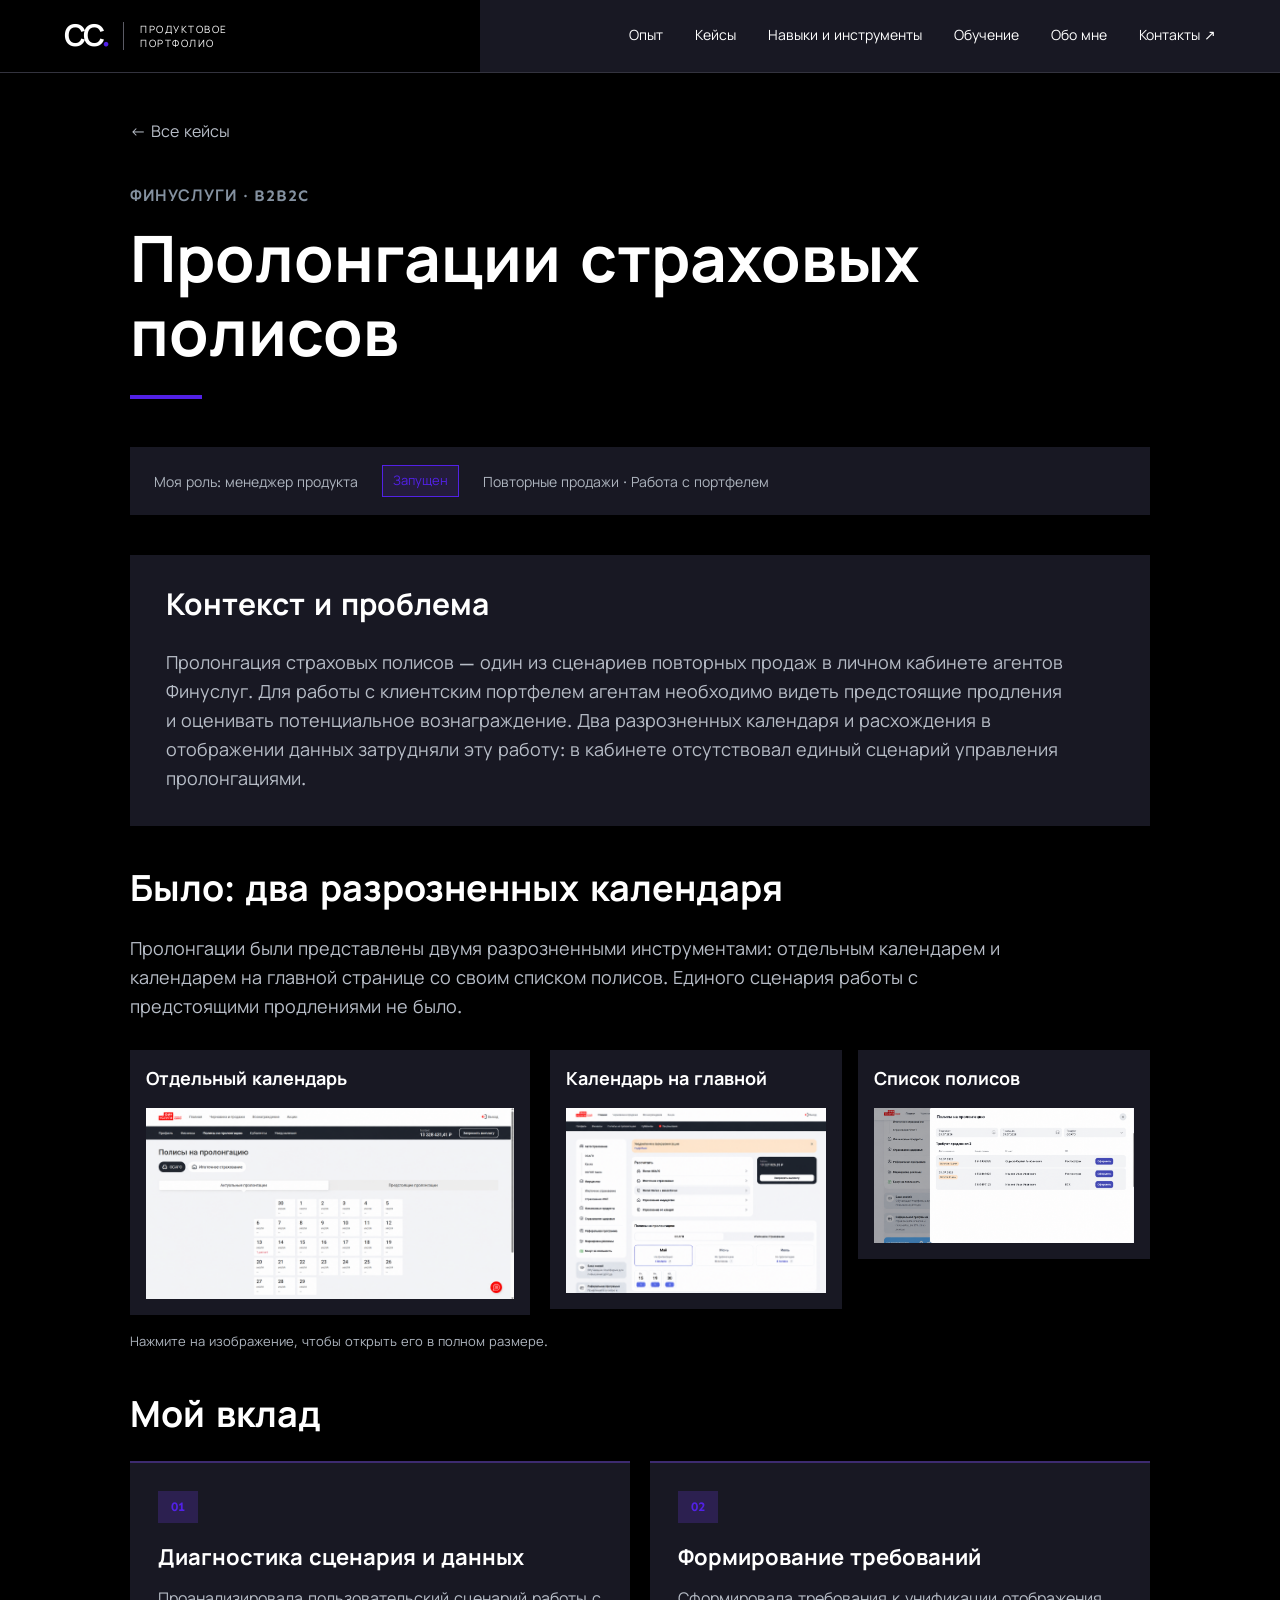
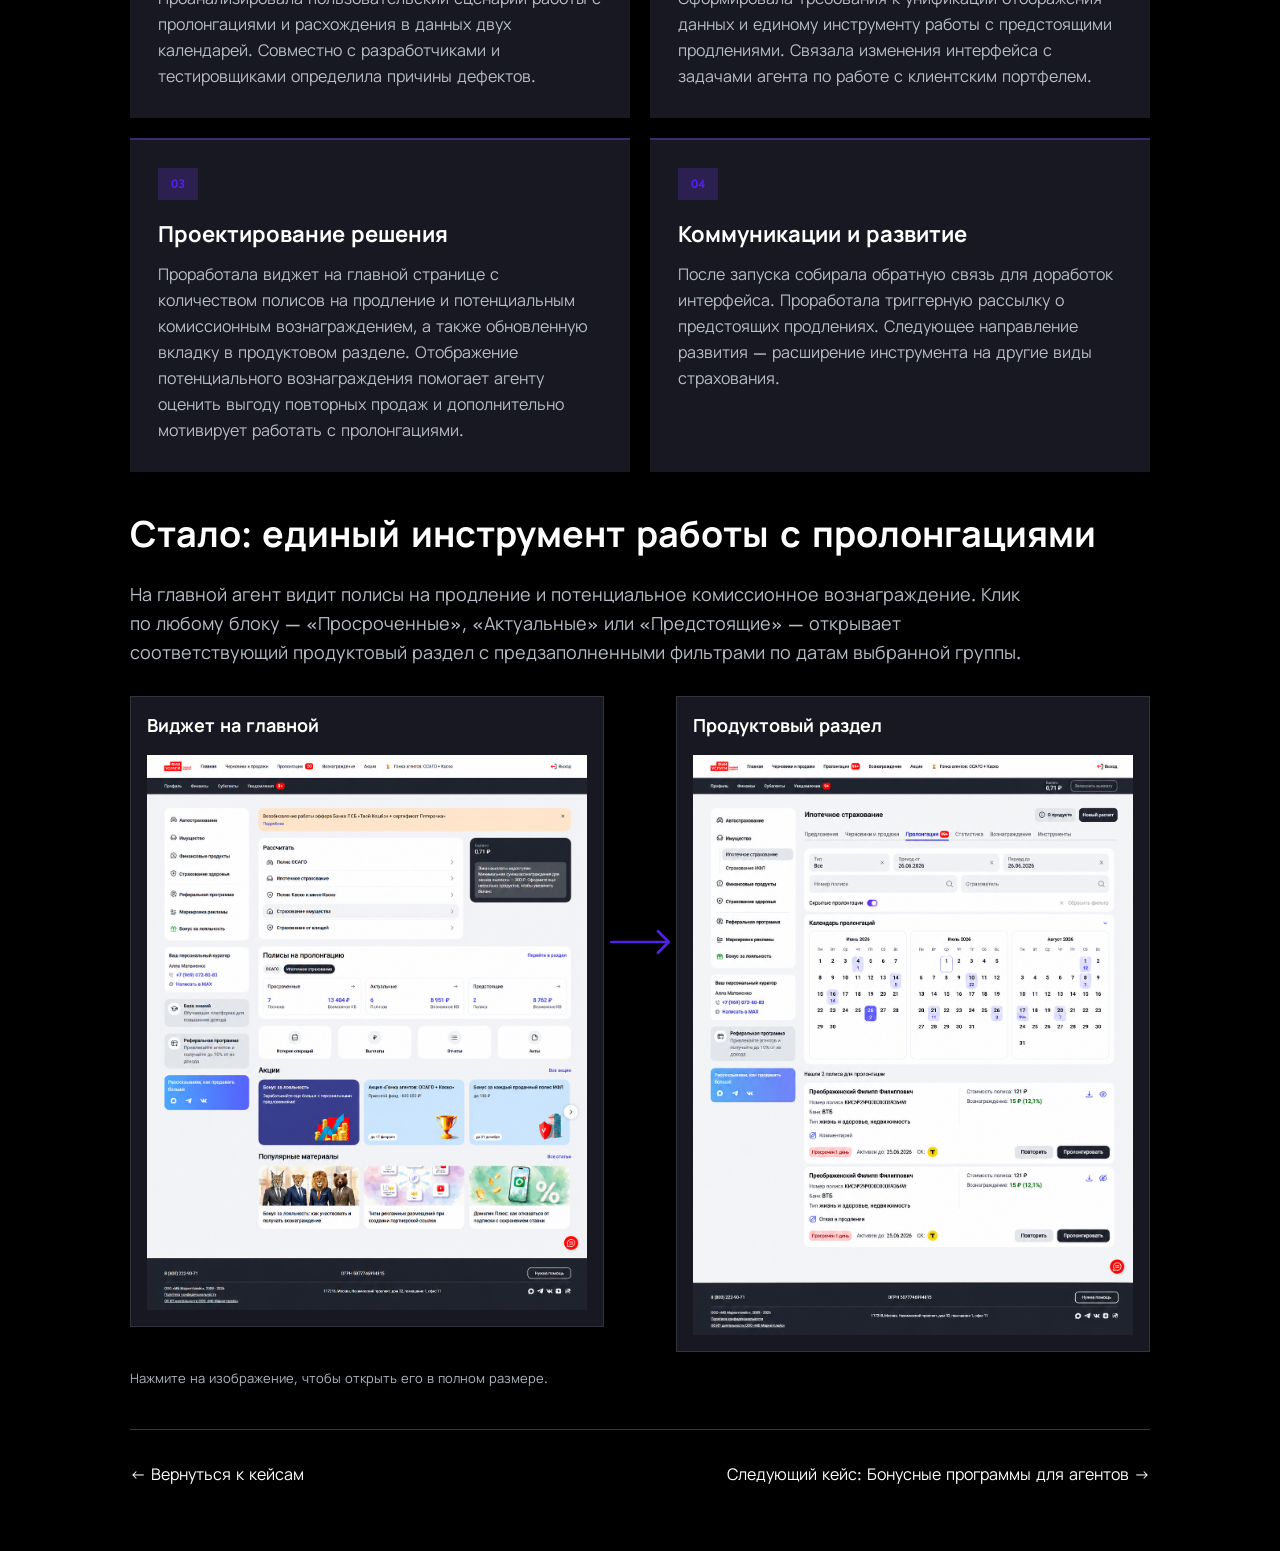
<file: cases/renewals/index.html>
<!doctype html><html lang="ru"><head><meta charset="utf-8"><meta name="viewport" content="width=device-width, initial-scale=1"><meta name="theme-color" content="#181823"><title>Пролонгации страховых полисов — Светлана Смирнова</title><meta name="description" content="Разрозненные календари, расхождения в отображении данных и отсутствие единого сценария работы с пролонгациями."><style>
@font-face{font-family:Sen;src:url('../../assets/sen-regular.ttf') format('truetype');font-weight:400;font-display:swap}@font-face{font-family:Sen;src:url('../../assets/sen-bold.ttf') format('truetype');font-weight:700;font-display:swap}@font-face{font-family:Manrope;src:url('../../assets/manrope-regular.ttf') format('truetype');font-weight:400;font-display:swap}@font-face{font-family:Manrope;src:url('../../assets/manrope-bold.ttf') format('truetype');font-weight:700;font-display:swap}
:root{color-scheme:dark;--bg:#000;--panel:#181823;--white:#fff;--accent:#5221e6}*{box-sizing:border-box}body{margin:0;background:var(--bg);color:var(--white);font-family:Sen,Manrope,sans-serif;-webkit-font-smoothing:antialiased}a{color:inherit;text-decoration:none}a:focus-visible{outline:2px solid white;outline-offset:5px}.page{width:100%;max-width:1440px;min-height:1000px;margin:auto;position:relative;isolation:isolate}.page:before{content:"";position:absolute;inset:0 0 0 37.5%;background:var(--panel);z-index:-1}header{height:86px;padding:0 5%;display:flex;justify-content:space-between;align-items:flex-start}.brand{display:flex;align-items:center;gap:16px;margin-top:26px;min-height:36px}.monogram{font-size:30px;line-height:36px;font-weight:700;letter-spacing:-3px}.dot{color:var(--accent)}.brand-label{border-left:1px solid #5b5b65;padding-left:16px;font-size:10px;letter-spacing:1.5px;text-transform:uppercase;max-width:160px}.contact-top{font-size:16px;line-height:24px}.contact-top .line{display:none}.contact-top a{display:block;padding:32px 24px;background:transparent}.contact-top a:hover{text-decoration:underline;text-underline-offset:5px}.hero{position:relative;min-height:914px;padding-top:80px}.portrait{margin:0 0 0 24px;width:calc(52.083333% - 24px);aspect-ratio:1;padding:0;border:0;background:none;overflow:hidden}.portrait img{display:block;width:100%;height:100%;object-fit:contain}.intro{position:absolute;left:45.972222%;right:2.777778%;top:221px;z-index:1}h1,.role{font-size:78px;line-height:1.205128;letter-spacing:0;font-weight:700;margin:0}h1 span{display:inline}.role span{color:#929299;opacity:1}.focus{font-size:18px;line-height:27px;margin:32px 0 0;padding-left:0}.button{display:inline-flex;align-items:center;gap:24px;padding:24px 32px;margin:32px 0 0 0;font-size:18px;line-height:27px;font-weight:700;background:var(--accent)}.button:hover{background:#6536f0}.arrow{font-size:24px;line-height:27px}
@media(min-width:1025px) and (max-width:1439px){h1,.role{font-size:clamp(56px,5.416667vw,78px)}.intro{top:15.347222vw}.hero{padding-top:5.555556vw;min-height:calc(100vw * .634722)}.page{min-height:calc(100vw * .694444)}.focus{padding-left:0}.button{margin-left:0}}
@media(min-width:601px) and (max-width:1024px){.page{min-height:900px}.page:before{inset:0;background:#181823}header{padding:0 40px}.hero{padding-top:80px;min-height:814px}.portrait{width:calc(50% - 20px);margin-left:20px;aspect-ratio:1}.intro{left:41.666667%;right:40px;top:167px}h1,.role{font-size:56px;line-height:1.2}.focus{padding-left:0;margin-top:32px}.button{margin-left:0;font-size:16px;padding:20px 24px}.brand-label{font-size:9px;max-width:140px}}
@media(min-width:601px) and (max-width:767px){h1,.role{font-size:clamp(40px,7.291667vw,56px)}.intro{right:24px}.focus{font-size:16px;line-height:24px}.brand-label{display:none}}
@media(max-width:600px){.page{min-height:100svh}.page:before{inset:0;background:var(--panel)}header{height:72px;padding:0 20px}.brand{margin-top:18px;gap:12px}.monogram{font-size:28px}.brand-label{font-size:8px;letter-spacing:1px;max-width:120px;padding-left:12px}.contact-top{font-size:12px}.contact-top a{padding:24px 0;line-height:24px}.hero{min-height:0;padding-top:0;padding-bottom:48px}.portrait{width:calc(100% - 20px);margin-left:20px;aspect-ratio:1}.intro{position:relative;left:auto;right:auto;top:auto;padding:48px 20px 0}h1,.role{font-size:32px;line-height:1.21875}.focus{padding-left:0;font-size:18px;line-height:27px;margin-top:16px}.button{margin:32px 0 0;padding:20px 24px;font-size:16px}}

.experience{max-width:1440px;margin:0 auto;padding:120px 72px;background:#000}.section-label{margin:0 0 8px;color:#8491a0;font-size:16px;line-height:24px;font-weight:700;text-transform:uppercase;letter-spacing:1px}.experience h2{margin:0;max-width:900px;font-size:55px;line-height:1.2;font-weight:700;letter-spacing:0}.experience-grid{display:grid;grid-template-columns:repeat(2,minmax(0,1fr));gap:64px;margin-top:40px}.experience-card{min-width:0}.experience-number{display:block;color:#8491a0;font-size:117px;line-height:141px;font-weight:400}.experience-card h3{margin:0 0 22px;font-size:24px;line-height:36px;font-weight:700;max-width:560px}.experience-card p{max-width:560px;margin:0;color:#8491a0;font-size:16px;line-height:24px}@media(max-width:1024px){.experience{padding:80px 40px}.experience-grid{gap:32px}.experience h2{font-size:48px}.experience-card h3{font-size:22px;line-height:32px}}@media(max-width:600px){.experience{padding:64px 20px}.experience h2{font-size:32px;line-height:1.25}.section-label{font-size:14px;line-height:21px}.experience-grid{grid-template-columns:1fr;gap:40px;margin-top:32px}.experience-number{font-size:88px;line-height:106px}.experience-card h3{font-size:24px;line-height:34px;margin-bottom:16px}.experience-card p{font-size:16px;line-height:24px}}

.hero::after{content:"";position:absolute;left:0;right:0;bottom:0;height:4px;background:repeating-linear-gradient(to right,#8491a0 0 18px,transparent 18px 30px);pointer-events:none}

#experience-heading{color:#e43b45}

.cases{max-width:1440px;margin:auto;padding:120px 72px;background:#000}.cases-grid{display:grid;grid-template-columns:repeat(2,minmax(0,1fr));gap:48px 24px;align-items:start}.cases-intro{padding:0 40px 60px 0}.cases h2{font-size:55px;line-height:1.2;margin:8px 0 24px}.cases-intro>p:last-child{color:#8491a0;font-size:18px;line-height:27px;max-width:480px}.case-card{background:#181823}.case-visual{display:block;background:#e9ebf0;padding:24px;aspect-ratio:1.2;overflow:hidden}.case-visual img{display:block;width:100%;height:100%;object-fit:contain;transition:transform .2s}.case-visual:hover img{transform:scale(1.02)}.case-body{padding:32px}.case-tag{margin:0 0 12px;color:#a8a8b4;font-size:13px;line-height:20px}.case-body h3{font-size:28px;line-height:1.3;margin:0 0 28px}.case-summary{margin:0}.case-summary dt{font-weight:700;font-size:14px;line-height:21px;color:#fff;margin-top:20px}.case-summary dd{margin:6px 0 0;color:#b7bdc7;font-size:16px;line-height:25px}.case-link{display:inline-flex;align-items:center;gap:24px;margin-top:28px;padding:15px 20px;background:#5221e6;font-size:16px;font-weight:700;line-height:24px}.case-link:hover{background:#6536f0}.case-detail{max-width:1440px;margin:auto;background:#000;min-height:100svh}.case-content{max-width:1100px;margin:auto;padding:70px 40px 96px}.back-link{display:inline-block;color:#b7bdc7;font-size:16px;line-height:24px;margin-bottom:40px}.back-link:hover{text-decoration:underline}.case-content h1{font-size:64px;line-height:1.15;max-width:980px;margin:16px 0 32px}.case-lead{max-width:820px;color:#b7bdc7;font-size:20px;line-height:32px}.case-meta{display:flex;gap:24px;flex-wrap:wrap;padding:24px 0 40px;border-bottom:1px solid #33333e;font-size:14px;color:#aeb5bf}.detail-section{margin-top:64px}.detail-section h2{font-size:36px;line-height:1.25;margin:0 0 24px}.detail-section h3{font-size:22px;line-height:1.4;margin:32px 0 12px}.detail-section p{font-size:18px;line-height:29px;color:#b7bdc7;max-width:900px}.detail-section figure{margin:32px 0;background:#181823;padding:24px}.detail-section figure a{display:block}.detail-section img{width:100%;height:auto;display:block}.detail-section figcaption{color:#aeb5bf;font-size:14px;line-height:22px;margin-top:16px}.case-foot{margin-top:64px;padding-top:32px;border-top:1px solid #33333e;display:flex;justify-content:space-between;gap:24px;flex-wrap:wrap}.case-foot a{font-size:16px;line-height:25px}.case-foot a:hover{text-decoration:underline}.status{display:inline-block;border:1px solid #5b5b65;padding:5px 10px;color:#b7bdc7;font-size:13px;line-height:20px}@media(max-width:1024px){.cases{padding:80px 40px}.cases h2{font-size:48px}.cases-intro{padding-right:0}.case-body{padding:24px}.case-body h3{font-size:24px}.case-visual{padding:16px;aspect-ratio:1}.case-content h1{font-size:48px}}@media(max-width:600px){.cases{padding:64px 20px}.cases-grid{grid-template-columns:1fr;gap:32px}.cases-intro{padding:0}.cases h2{font-size:32px;margin:8px 0 20px}.case-body{padding:24px 20px}.case-visual{aspect-ratio:1.2}.case-content{padding:40px 20px 64px}.case-content h1{font-size:32px}.case-lead{font-size:18px;line-height:28px}.detail-section{margin-top:48px}.detail-section h2{font-size:28px}.detail-section figure{padding:12px}.case-meta{gap:12px}.case-foot{flex-direction:column}}@media(prefers-reduced-motion:reduce){.case-visual img{transition:none}}

/* Compact section rhythm and a hero that sizes to its actual content. */
.page{min-height:0}.page header{height:72px}.page .brand{margin-top:18px}.page .contact-top a{padding-top:24px;padding-bottom:24px}
.experience,.cases{padding-top:64px;padding-bottom:64px}.experience-grid{margin-top:24px;gap:40px}.experience-number{font-size:88px;line-height:106px}.cases-grid{row-gap:32px}.cases-intro{padding-bottom:24px}.case-content{padding-top:48px;padding-bottom:64px}.detail-section{margin-top:40px}.case-foot{margin-top:40px}
@media(min-width:601px){.hero{display:grid;grid-template-columns:min(52%,calc(100svh - 136px)) minmax(0,1fr);align-items:center;min-height:0;padding:32px 0 40px}.portrait{width:calc(100% - 24px);margin:0 0 0 24px;aspect-ratio:1}.intro{position:relative;left:auto;right:auto;top:auto;margin-left:-64px;padding:0 40px 0 0;min-width:0}h1,.role{font-size:clamp(32px,min(4.3vw,8svh),64px);line-height:1.15}.focus{font-size:18px;line-height:27px;margin-top:20px;padding-left:0}.button{font-size:16px;line-height:24px;padding:16px 24px;margin:24px 0 0;gap:20px}}
@media(min-width:601px) and (max-width:1024px){.hero{padding-top:24px;padding-bottom:32px}.intro{margin-left:-40px;padding-right:24px}.focus{font-size:16px;line-height:24px}.button{padding:14px 20px}.portrait{margin-left:20px;width:calc(100% - 20px)}}
@media(max-width:600px){.experience,.cases{padding-top:40px;padding-bottom:40px}.experience-grid{gap:28px;margin-top:20px}.experience-number{font-size:72px;line-height:88px}.hero{padding-bottom:32px}.intro{padding-top:28px}.button{margin-top:24px}.cases-grid{gap:28px}.cases-intro{padding-bottom:0}.case-content{padding-top:32px;padding-bottom:48px}}

html{scroll-behavior:smooth}#experience,#cases,#skills{scroll-margin-top:24px}.site-header,.page .site-header{display:flex;align-items:flex-start;justify-content:space-between;gap:24px;min-height:72px;height:auto}.site-header .contact-top{display:flex;align-items:center;justify-content:flex-end;gap:0;flex-wrap:nowrap}.site-header .contact-top a,.page .site-header .contact-top a{padding:24px 16px;white-space:nowrap;font-size:14px;line-height:24px}.site-header .contact-top a:last-child{padding-right:0}.marquee-group{min-width:0;justify-content:flex-start}@media(max-width:900px){.site-header .brand-label{display:none}.site-header .contact-top a,.page .site-header .contact-top a{padding-left:12px;padding-right:12px}.site-header .contact-top a:last-child{padding-right:0}}@media(max-width:700px){.site-header,.page .site-header{display:block;padding-bottom:12px}.site-header .brand{display:inline-flex;margin-top:16px}.site-header .contact-top{justify-content:space-between;gap:8px;flex-wrap:wrap}.site-header .contact-top a,.page .site-header .contact-top a{padding:10px 0;font-size:12px;line-height:20px}.site-header .brand-label{display:inline;max-width:none}.site-header .brand{margin-bottom:6px}.site-header .contact-top a:last-child{padding-right:0}}@media(prefers-reduced-motion:reduce){html{scroll-behavior:auto}.marquee-group{min-width:0;justify-content:flex-start}}

.education-section{max-width:1440px;margin:auto;padding:64px 72px;background:#000}.education-section h2{margin:0;font-size:55px;line-height:1.2}.education-grid{display:grid;grid-template-columns:repeat(2,minmax(0,1fr));gap:20px 24px;margin-top:32px}.education-card{padding:28px 32px;background:#181823;border:1px solid #33333e;min-width:0}.education-meta{display:flex;justify-content:space-between;align-items:baseline;gap:16px;margin-bottom:20px;color:#aeb5bf;font-size:14px;line-height:22px}.education-provider{margin:0}.education-status{font-size:12px;white-space:nowrap;border:1px solid #5b5b65;padding:3px 8px;color:#b7bdc7}.education-card h3{margin:0;font-size:24px;line-height:1.4}.education-card.is-current{border-color:#6e6e80}.education-status.current{color:#fff}.education-section{scroll-margin-top:24px}@media(max-width:1024px){.education-section{padding-left:40px;padding-right:40px}.education-section h2{font-size:48px}.education-card{padding:24px}.education-card h3{font-size:22px}}@media(max-width:600px){.education-section{padding:40px 20px}.education-section h2{font-size:32px}.education-grid{grid-template-columns:1fr;gap:16px;margin-top:24px}.education-card{padding:24px 20px}.education-card h3{font-size:22px}.education-meta{font-size:13px;gap:12px;margin-bottom:16px}}

.about-section{max-width:1440px;margin:auto;padding:64px 72px;background:#181823;scroll-margin-top:24px}.about-layout{display:grid;grid-template-columns:minmax(0,1fr) minmax(0,1.45fr);gap:64px;align-items:start}.about-section h2{font-size:55px;line-height:1.2;margin:0 0 24px}.about-caption{font-size:24px;line-height:1.45;color:#b7bdc7;max-width:350px;margin:0}.about-copy p{font-size:18px;line-height:30px;color:#b7bdc7;margin:0 0 20px;max-width:760px}.about-copy p:last-child{margin-bottom:0}.about-copy strong{color:#fff;font-weight:700}@media(max-width:1100px) and (min-width:701px){.site-header .brand-label{display:none}.site-header .contact-top a,.page .site-header .contact-top a{padding-left:10px;padding-right:10px;font-size:13px}}@media(max-width:1024px){.about-section{padding-left:40px;padding-right:40px}.about-layout{gap:32px;grid-template-columns:minmax(0,1fr) minmax(0,1.4fr)}.about-section h2{font-size:48px}.about-caption{font-size:22px}.about-copy p{font-size:17px;line-height:28px}}@media(max-width:600px){.about-section{padding:40px 20px}.about-layout{grid-template-columns:1fr;gap:24px}.about-section h2{font-size:32px;margin-bottom:16px}.about-caption{font-size:20px;max-width:100%}.about-copy p{font-size:16px;line-height:27px;margin-bottom:16px}}

.site-header{position:sticky;top:0;z-index:1000;width:100%;max-width:1440px;margin:0 auto;background:linear-gradient(to right,#000 0 37.5%,#181823 37.5% 100%);box-shadow:0 1px 0 #33333e}.site-header .brand{margin-top:18px}#main,#experience,#cases,#skills,#education,#about{scroll-margin-top:calc(var(--navigation-height,72px) + 20px)}@media(max-width:1024px){.site-header{background:#181823}}@media(max-width:700px){.site-header .brand{margin-top:16px}}
/* Editorial accents follow the homepage charcoal and violet palette. */
.renewals-detail .case-content>h1{padding-bottom:24px;margin-bottom:24px}.renewals-detail .case-content>h1:after{content:"";display:block;width:72px;height:4px;margin-top:24px;background:#5221e6}.renewals-detail .case-meta{border:0;background:#181823;padding:18px 24px;align-items:center;gap:16px 24px}.renewals-detail .status{border-color:#5221e6;color:#5221e6;background:#241c3c}.case-context{background:#181823;padding:32px;border-left:4px solid transparent}.case-context p{margin:0}.case-context h2{font-size:30px}.contribution-grid{display:grid;grid-template-columns:repeat(2,minmax(0,1fr));gap:20px;margin-top:24px}.contribution-step{padding:28px;background:#181823;border-top:2px solid #3d2b70}.step-index{display:inline-flex;width:40px;height:32px;align-items:center;justify-content:center;background:#2c2050;color:#5221e6;font-size:13px;line-height:20px;font-weight:700}.contribution-step h3{margin:20px 0 12px}.contribution-step p{margin:0;font-size:16px;line-height:26px}.renewals-detail #onboarding-results{padding-top:32px;border-top:3px solid #5221e6}.renewals-detail .results-table-wrap{border-color:#3d3550}.renewals-detail .results-table caption{background:#231c36;border-bottom:1px solid #3d3550}.renewals-detail .results-table tbody tr:last-child{background:#211b32}.renewals-detail .results-table tbody tr:last-child th{box-shadow:inset 3px 0 #5221e6}.renewals-detail .results-table tbody tr:last-child td{color:#fff;font-weight:700}.renewals-detail .results-highlight{padding:20px 24px;background:#181823;border-left:3px solid #5221e6;font-size:17px;line-height:28px}.renewals-detail .results-highlight strong{color:#5221e6}.renewals-detail .detail-section figure{border:1px solid #33333e}.renewals-detail .case-foot{border-color:#3d3550}@media(max-width:600px){.case-context{padding:24px 20px}.case-context h2{font-size:26px}.contribution-grid{grid-template-columns:1fr;gap:16px}.contribution-step{padding:24px 20px}.renewals-detail .case-meta{padding:16px 20px}.renewals-detail .results-highlight{padding:18px 20px}.renewals-detail #onboarding-results{padding-top:24px}}

.renewal-impact{border-top:3px solid #5221e6;padding-top:32px}.impact-metrics{display:grid;grid-template-columns:repeat(2,minmax(0,1fr));gap:20px;margin-top:20px}.impact-metric{background:#181823;padding:28px;border-left:3px solid #5221e6}.metric-name{font-size:30px;line-height:1.2;font-weight:700;color:#5221e6}.impact-metric p{font-size:16px;line-height:26px;margin:16px 0 0}@media(max-width:600px){.impact-metrics{grid-template-columns:1fr;gap:16px}.impact-metric{padding:24px 20px}.metric-name{font-size:28px}.renewal-impact{padding-top:24px}}

.journey-grid{display:grid;grid-template-columns:minmax(0,1fr) 72px minmax(0,1fr);align-items:start;margin-top:28px}.renewal-journey figure.journey-screen{margin:0;padding:14px;background:#181823;border:1px solid #33333e;min-width:0}.journey-screen figcaption{display:flex;gap:12px;align-items:center;margin:0 0 16px;min-height:36px;color:#fff;font-size:15px;line-height:22px}.journey-index{display:inline-flex;align-items:center;justify-content:center;min-width:32px;height:32px;background:#2c2050;color:#5221e6;font-size:12px;font-weight:700}.journey-screen img{display:block;width:100%;height:auto}.journey-connector{margin-top:clamp(130px,18vw,210px);text-align:center;color:#5221e6;font-size:10px;line-height:15px;pointer-events:none}.journey-connector svg{display:block;width:72px;height:72px}.renewal-journey .journey-hint{font-size:14px;line-height:22px;color:#aeb5bf;margin-top:16px}@media(max-width:760px){.journey-grid{grid-template-columns:1fr;gap:0}.journey-connector{display:flex;align-items:center;justify-content:center;gap:12px;margin:12px 0}.journey-connector svg{width:56px;height:56px;transform:rotate(90deg)}.journey-connector span{font-size:12px;line-height:18px}.renewal-journey figure.journey-screen{padding:12px}.journey-screen figcaption{font-size:15px}}

#renewals-before{scroll-margin-top:calc(var(--navigation-height,72px) + 20px)}.legacy-grid{display:grid;grid-template-columns:repeat(2,minmax(0,1fr));gap:24px;margin-top:28px;align-items:start}.legacy-tool{background:#181823;padding:20px;border:1px solid #33333e;min-width:0}.legacy-tool h3{display:flex;align-items:center;gap:12px;margin:0 0 20px;font-size:20px;line-height:28px}.legacy-tool figure{margin:0;padding:0;border:0!important;background:none}.legacy-tool figure+figure{margin-top:24px}.legacy-tool img{display:block;width:100%;height:auto;object-fit:contain}.legacy-tool img.legacy-tall{max-height:360px}.legacy-tool figcaption{font-size:13px;line-height:21px;margin-top:12px}.legacy-renewals .journey-hint{font-size:14px;line-height:22px;color:#aeb5bf}.legacy-renewals>.section-label,.renewal-journey>.section-label{font-size:14px;line-height:21px;margin-bottom:12px}@media(max-width:760px){.legacy-grid{grid-template-columns:1fr;gap:20px}.legacy-tool{padding:16px}.legacy-tool img.legacy-tall{max-height:440px}.legacy-tool h3{font-size:19px;line-height:27px}}

.legacy-grid{grid-template-columns:minmax(0,1fr) minmax(0,1.5fr);gap:20px}.legacy-pair{display:grid;grid-template-columns:repeat(2,minmax(0,1fr));gap:16px;align-items:start}.legacy-pair figure+figure{margin-top:0}.legacy-pair figure a{display:block}.legacy-tool img.legacy-home-preview{width:100%;height:auto;max-height:none;aspect-ratio:1.4;object-fit:cover;object-position:center top}.legacy-tool:first-child img{max-height:300px;object-fit:contain}.legacy-pair figcaption{font-size:12px;line-height:19px}.legacy-renewals .legacy-tool h3{font-size:18px;line-height:26px}@media(max-width:1000px){.legacy-grid{grid-template-columns:1fr}.legacy-pair{grid-template-columns:repeat(2,minmax(0,1fr))}}@media(max-width:520px){.legacy-pair{grid-template-columns:1fr}.legacy-pair figure+figure{margin-top:8px}.legacy-tool img.legacy-home-preview{aspect-ratio:1.4}}

.site-header .contact-top a[href$="#contacts"]:hover{text-decoration:none}.contact-nav-label{display:inline}.site-header .contact-top a[href$="#contacts"]:hover .contact-nav-label{text-decoration:underline;text-underline-offset:5px}.contact-nav-arrow{display:inline-block;text-decoration:none}
</style><link rel="stylesheet" href="../../assets/case-screenshots.css">
</head><body><header class="site-header"><a class="brand" href="../../#main" aria-label="Светлана Смирнова — на главную"><span class="monogram">СС<span class="dot">.</span></span><span class="brand-label">Продуктовое портфолио</span></a><nav class="contact-top" aria-label="Навигация по разделам"><a href="../../#experience">Опыт</a><a href="../../#cases">Кейсы</a><a href="../../#skills">Навыки и инструменты</a><a href="../../#education">Обучение</a><a href="../../#about">Обо мне</a><a href="../../#contacts"><span class="contact-nav-label">Контакты</span> <span class="contact-nav-arrow" aria-hidden="true">↗</span></a></nav></header><div class="case-detail renewals-detail"><main class="case-content"><a class="back-link" href="../../#cases">← Все кейсы</a><p class="section-label">Финуслуги · B2B2C</p><h1>Пролонгации страховых полисов</h1><div class="case-meta"><span>Моя роль: менеджер продукта</span><span class="status">Запущен</span><span>Повторные продажи · Работа с портфелем</span></div><section class="detail-section case-context"><h2>Контекст и проблема</h2><p>Пролонгация страховых полисов — один из сценариев повторных продаж в личном кабинете агентов Финуслуг. Для работы с клиентским портфелем агентам необходимо видеть предстоящие продления и оценивать потенциальное вознаграждение. Два разрозненных календаря и расхождения в отображении данных затрудняли эту работу: в кабинете отсутствовал единый сценарий управления пролонгациями.</p></section><section id="renewals-before" class="detail-section legacy-renewals" aria-labelledby="legacy-heading"><h2 id="legacy-heading">Было: два разрозненных календаря</h2><p>Пролонгации были представлены двумя разрозненными инструментами: отдельным календарем и календарем на главной странице со своим списком полисов. Единого сценария работы с предстоящими продлениями не было.</p><div class="legacy-grid"><article class="legacy-tool"><figure class="case-screenshot"><h3 class="screenshot-title">Отдельный календарь</h3><a href="../../assets/cases/renewals-before-calendar.png" target="_blank" rel="noopener" aria-label="Открыть исходный отдельный календарь в полном размере"><img src="../../assets/cases/renewals-before-calendar.png" alt="Исходный отдельный раздел «Полисы на пролонгацию» с календарем актуальных и предстоящих продлений." loading="lazy"></a></figure></article><article class="legacy-tool"><div class="legacy-pair"><figure class="case-screenshot"><h3 class="screenshot-title">Календарь на главной</h3><a href="../../assets/cases/renewals-before-home.png" target="_blank" rel="noopener" aria-label="Открыть исходный календарь на главной в полном размере"><img class="legacy-tall legacy-home-preview" src="../../assets/cases/renewals-before-home.png" alt="Исходный календарь пролонгаций на главной странице: сводка по месяцам и отдельные даты." loading="lazy"></a></figure><figure class="case-screenshot"><h3 class="screenshot-title">Список полисов</h3><a href="../../assets/cases/renewals-before-list.png" target="_blank" rel="noopener" aria-label="Открыть исходное окно списка полисов в полном размере"><img src="../../assets/cases/renewals-before-list.png" alt="Окно со списком полисов, доступное из календаря на главной: фильтры и кнопки оформления." loading="lazy"></a></figure></div></article></div><p class="screenshot-hint">Нажмите на изображение, чтобы открыть его в полном размере.</p></section><section class="detail-section"><h2>Мой вклад</h2><div class="contribution-grid"><article class="contribution-step"><span class="step-index" aria-hidden="true">01</span><h3>Диагностика сценария и данных</h3><p>Проанализировала пользовательский сценарий работы с пролонгациями и расхождения в данных двух календарей. Совместно с разработчиками и тестировщиками определила причины дефектов.</p></article><article class="contribution-step"><span class="step-index" aria-hidden="true">02</span><h3>Формирование требований</h3><p>Сформировала требования к унификации отображения данных и единому инструменту работы с предстоящими продлениями. Связала изменения интерфейса с задачами агента по работе с клиентским портфелем.</p></article><article class="contribution-step"><span class="step-index" aria-hidden="true">03</span><h3>Проектирование решения</h3><p>Проработала виджет на главной странице с количеством полисов на продление и потенциальным комиссионным вознаграждением, а также обновленную вкладку в продуктовом разделе. Отображение потенциального вознаграждения помогает агенту оценить выгоду повторных продаж и дополнительно мотивирует работать с пролонгациями.</p></article><article class="contribution-step"><span class="step-index" aria-hidden="true">04</span><h3>Коммуникации и развитие</h3><p>После запуска собирала обратную связь для доработок интерфейса. Проработала триггерную рассылку о предстоящих продлениях. Следующее направление развития — расширение инструмента на другие виды страхования.</p></article></div></section><section class="detail-section renewal-journey" aria-labelledby="journey-heading"><h2 id="journey-heading">Стало: единый инструмент работы с пролонгациями</h2><p>На главной агент видит полисы на продление и потенциальное комиссионное вознаграждение. Клик по любому блоку — «Просроченные», «Актуальные» или «Предстоящие» — открывает соответствующий продуктовый раздел с предзаполненными фильтрами по датам выбранной группы.</p><div class="journey-grid"><figure class="journey-screen case-screenshot"><h3 class="screenshot-title">Виджет на главной</h3><a href="../../assets/cases/renewals-home.png" target="_blank" rel="noopener" aria-label="Открыть главную страницу с виджетом пролонгаций в полном размере"><img src="../../assets/cases/renewals-home.png" alt="Главная страница агентского кабинета: виджет «Полисы на пролонгацию» и ссылка «Перейти в раздел»." loading="lazy"></a></figure><div class="journey-connector" aria-hidden="true"><svg viewBox="0 0 80 80" fill="none" xmlns="http://www.w3.org/2000/svg"><path d="M8 40H72M60 28L72 40L60 52" stroke="#5221e6" stroke-width="3" stroke-linecap="round" stroke-linejoin="round"/></svg></div><figure class="journey-screen case-screenshot"><h3 class="screenshot-title">Продуктовый раздел</h3><a href="../../assets/cases/renewals.png" target="_blank" rel="noopener" aria-label="Открыть продуктовый раздел с календарем пролонгаций в полном размере"><img src="../../assets/cases/renewals.png" alt="Ипотечное страхование: календарь пролонгаций, фильтры и карточки полисов для продления." loading="lazy"></a></figure></div><p class="screenshot-hint">Нажмите на изображение, чтобы открыть его в полном размере.</p></section><nav class="case-foot" aria-label="Навигация по кейсам"><a href="../../#cases">← Вернуться к кейсам</a><a href="../../cases/rewards/">Следующий кейс: Бонусные программы для агентов →</a></nav></main></div><script>
(()=>{const header=document.querySelector('.site-header');if(!header)return;const update=()=>document.documentElement.style.setProperty('--navigation-height',header.getBoundingClientRect().height+'px');update();if('ResizeObserver' in window){new ResizeObserver(update).observe(header);}else{window.addEventListener('resize',update);}})();
</script></body></html>
</file>
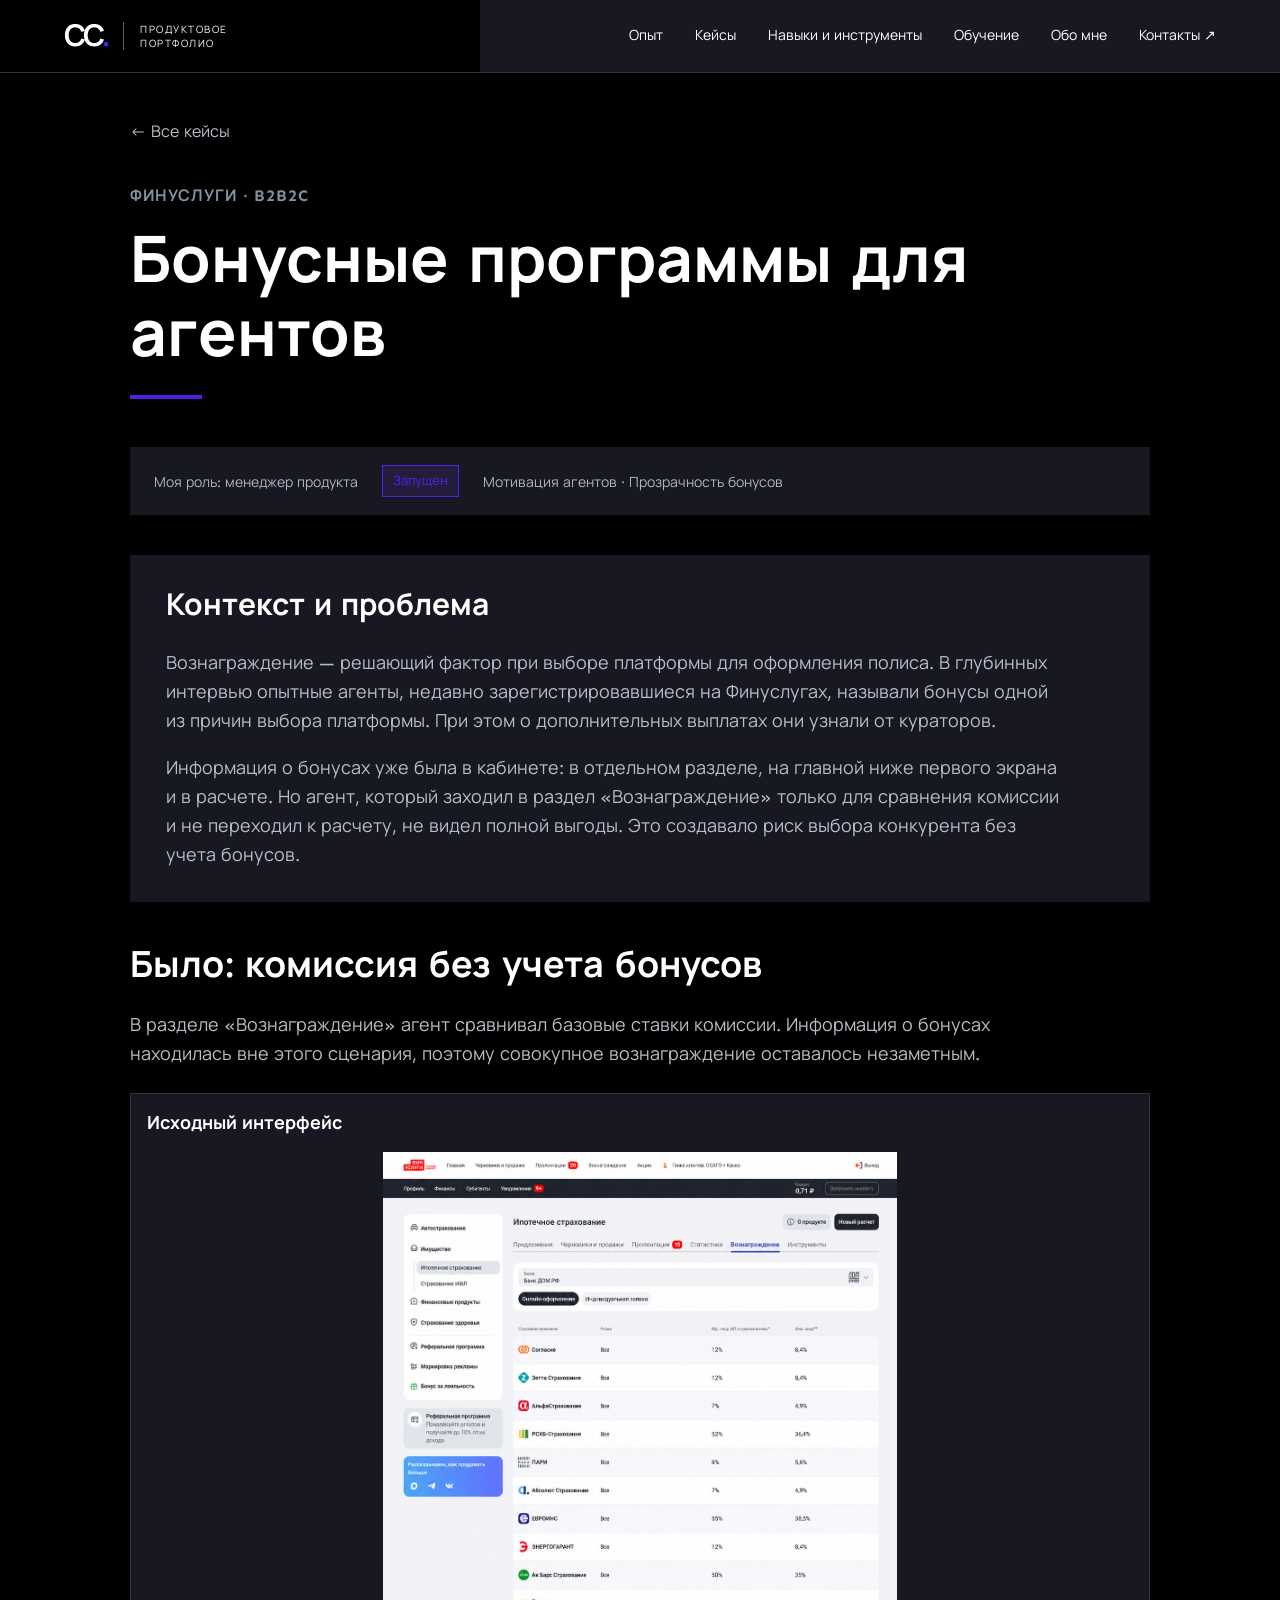
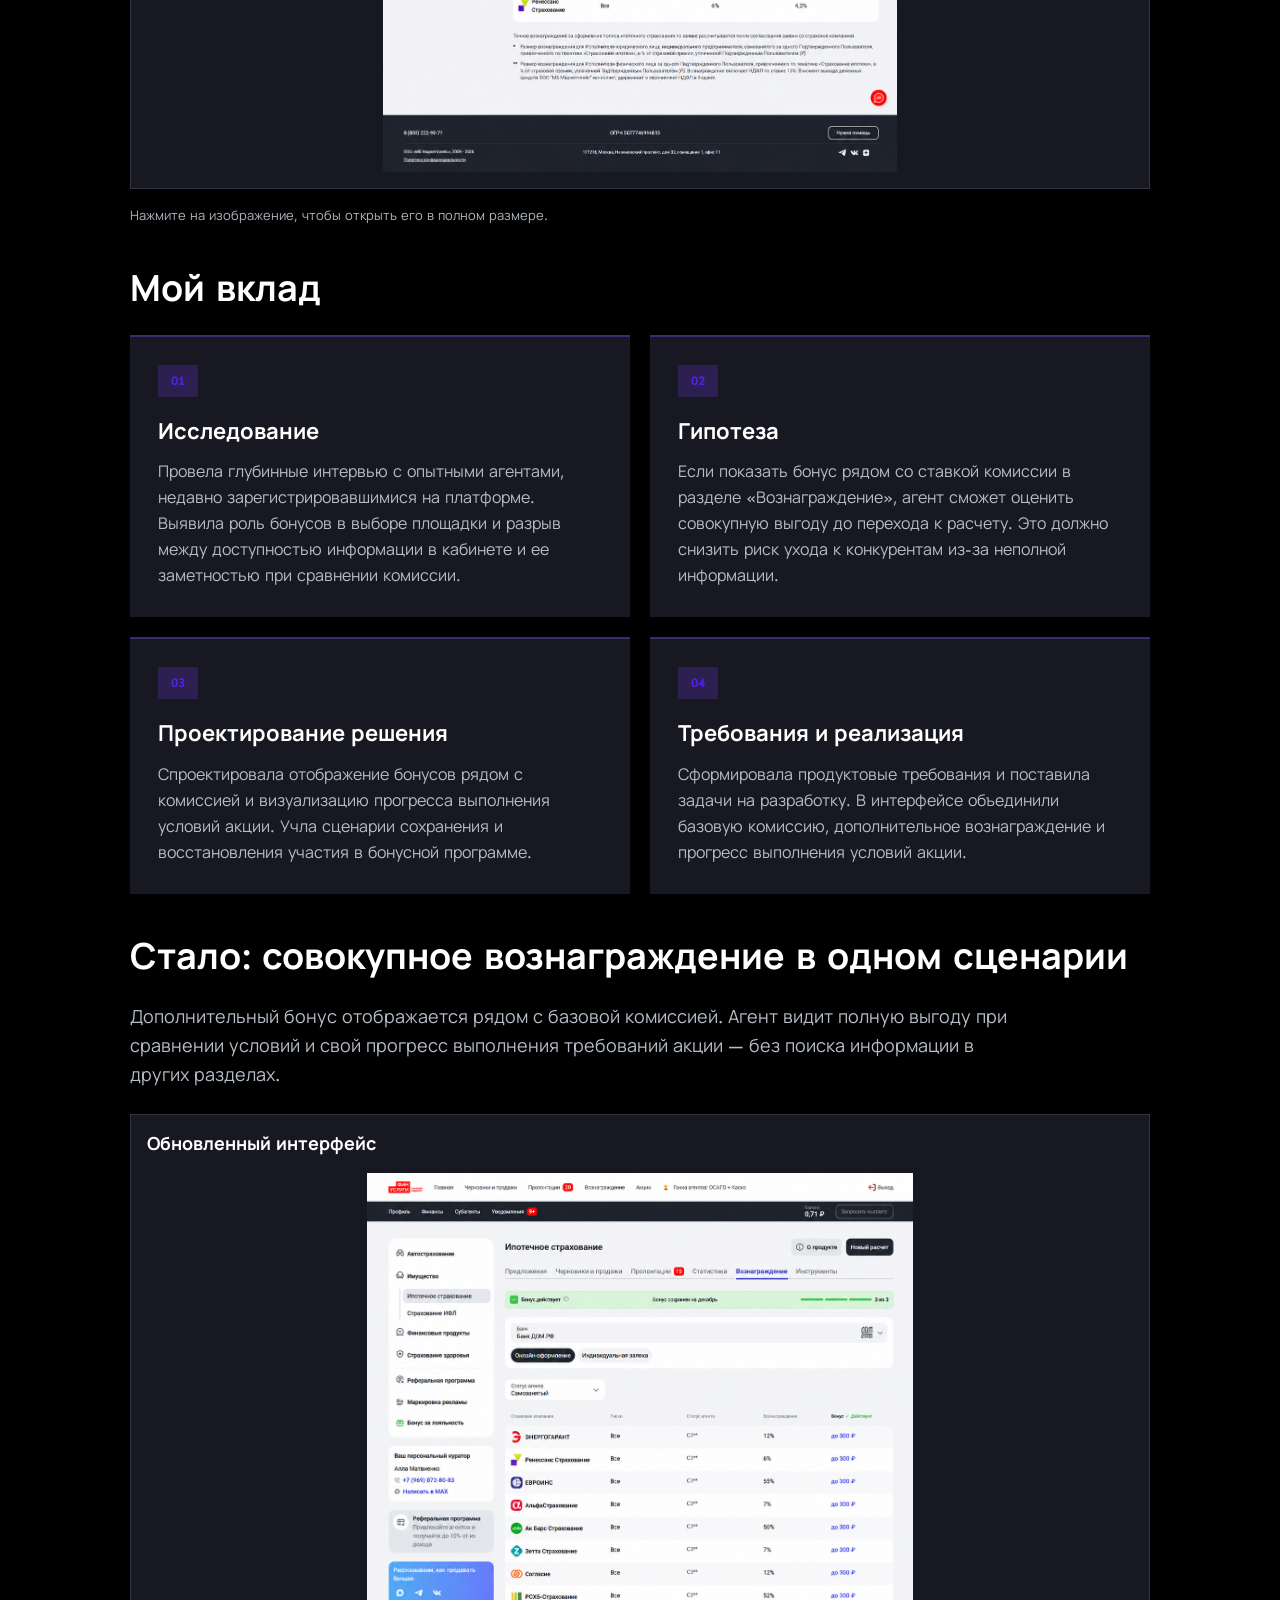
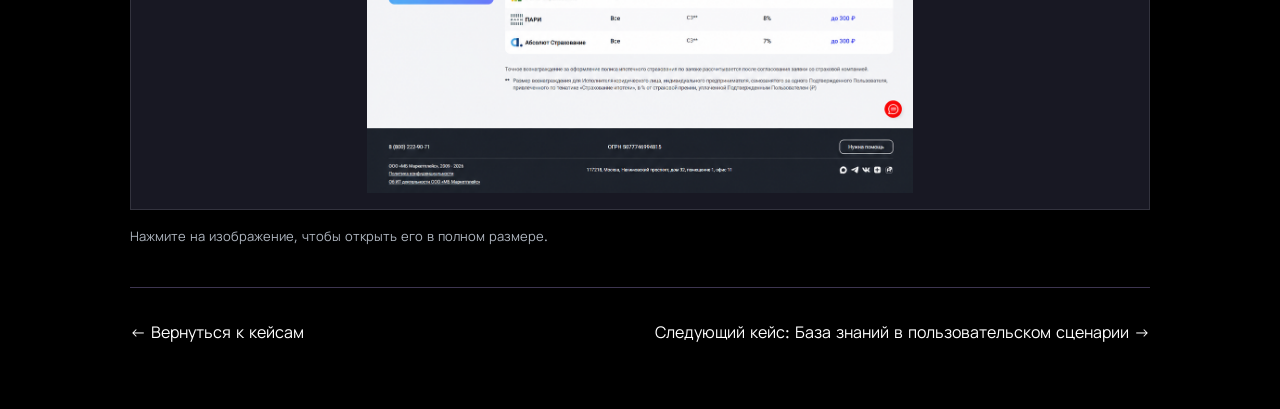
<file: cases/rewards/index.html>
<!doctype html><html lang="ru"><head><meta charset="utf-8"><meta name="viewport" content="width=device-width, initial-scale=1"><meta name="theme-color" content="#181823"><title>Бонусные программы для агентов — Светлана Смирнова</title><meta name="description" content="При сравнении платформ агенты не учитывали бонусы и уходили к конкурентам, даже когда совокупное вознаграждение было выгоднее."><style>
@font-face{font-family:Sen;src:url('../../assets/sen-regular.ttf') format('truetype');font-weight:400;font-display:swap}@font-face{font-family:Sen;src:url('../../assets/sen-bold.ttf') format('truetype');font-weight:700;font-display:swap}@font-face{font-family:Manrope;src:url('../../assets/manrope-regular.ttf') format('truetype');font-weight:400;font-display:swap}@font-face{font-family:Manrope;src:url('../../assets/manrope-bold.ttf') format('truetype');font-weight:700;font-display:swap}
:root{color-scheme:dark;--bg:#000;--panel:#181823;--white:#fff;--accent:#5221e6}*{box-sizing:border-box}body{margin:0;background:var(--bg);color:var(--white);font-family:Sen,Manrope,sans-serif;-webkit-font-smoothing:antialiased}a{color:inherit;text-decoration:none}a:focus-visible{outline:2px solid white;outline-offset:5px}.page{width:100%;max-width:1440px;min-height:1000px;margin:auto;position:relative;isolation:isolate}.page:before{content:"";position:absolute;inset:0 0 0 37.5%;background:var(--panel);z-index:-1}header{height:86px;padding:0 5%;display:flex;justify-content:space-between;align-items:flex-start}.brand{display:flex;align-items:center;gap:16px;margin-top:26px;min-height:36px}.monogram{font-size:30px;line-height:36px;font-weight:700;letter-spacing:-3px}.dot{color:var(--accent)}.brand-label{border-left:1px solid #5b5b65;padding-left:16px;font-size:10px;letter-spacing:1.5px;text-transform:uppercase;max-width:160px}.contact-top{font-size:16px;line-height:24px}.contact-top .line{display:none}.contact-top a{display:block;padding:32px 24px;background:transparent}.contact-top a:hover{text-decoration:underline;text-underline-offset:5px}.hero{position:relative;min-height:914px;padding-top:80px}.portrait{margin:0 0 0 24px;width:calc(52.083333% - 24px);aspect-ratio:1;padding:0;border:0;background:none;overflow:hidden}.portrait img{display:block;width:100%;height:100%;object-fit:contain}.intro{position:absolute;left:45.972222%;right:2.777778%;top:221px;z-index:1}h1,.role{font-size:78px;line-height:1.205128;letter-spacing:0;font-weight:700;margin:0}h1 span{display:inline}.role span{color:#929299;opacity:1}.focus{font-size:18px;line-height:27px;margin:32px 0 0;padding-left:0}.button{display:inline-flex;align-items:center;gap:24px;padding:24px 32px;margin:32px 0 0 0;font-size:18px;line-height:27px;font-weight:700;background:var(--accent)}.button:hover{background:#6536f0}.arrow{font-size:24px;line-height:27px}
@media(min-width:1025px) and (max-width:1439px){h1,.role{font-size:clamp(56px,5.416667vw,78px)}.intro{top:15.347222vw}.hero{padding-top:5.555556vw;min-height:calc(100vw * .634722)}.page{min-height:calc(100vw * .694444)}.focus{padding-left:0}.button{margin-left:0}}
@media(min-width:601px) and (max-width:1024px){.page{min-height:900px}.page:before{inset:0;background:#181823}header{padding:0 40px}.hero{padding-top:80px;min-height:814px}.portrait{width:calc(50% - 20px);margin-left:20px;aspect-ratio:1}.intro{left:41.666667%;right:40px;top:167px}h1,.role{font-size:56px;line-height:1.2}.focus{padding-left:0;margin-top:32px}.button{margin-left:0;font-size:16px;padding:20px 24px}.brand-label{font-size:9px;max-width:140px}}
@media(min-width:601px) and (max-width:767px){h1,.role{font-size:clamp(40px,7.291667vw,56px)}.intro{right:24px}.focus{font-size:16px;line-height:24px}.brand-label{display:none}}
@media(max-width:600px){.page{min-height:100svh}.page:before{inset:0;background:var(--panel)}header{height:72px;padding:0 20px}.brand{margin-top:18px;gap:12px}.monogram{font-size:28px}.brand-label{font-size:8px;letter-spacing:1px;max-width:120px;padding-left:12px}.contact-top{font-size:12px}.contact-top a{padding:24px 0;line-height:24px}.hero{min-height:0;padding-top:0;padding-bottom:48px}.portrait{width:calc(100% - 20px);margin-left:20px;aspect-ratio:1}.intro{position:relative;left:auto;right:auto;top:auto;padding:48px 20px 0}h1,.role{font-size:32px;line-height:1.21875}.focus{padding-left:0;font-size:18px;line-height:27px;margin-top:16px}.button{margin:32px 0 0;padding:20px 24px;font-size:16px}}

.experience{max-width:1440px;margin:0 auto;padding:120px 72px;background:#000}.section-label{margin:0 0 8px;color:#8491a0;font-size:16px;line-height:24px;font-weight:700;text-transform:uppercase;letter-spacing:1px}.experience h2{margin:0;max-width:900px;font-size:55px;line-height:1.2;font-weight:700;letter-spacing:0}.experience-grid{display:grid;grid-template-columns:repeat(2,minmax(0,1fr));gap:64px;margin-top:40px}.experience-card{min-width:0}.experience-number{display:block;color:#8491a0;font-size:117px;line-height:141px;font-weight:400}.experience-card h3{margin:0 0 22px;font-size:24px;line-height:36px;font-weight:700;max-width:560px}.experience-card p{max-width:560px;margin:0;color:#8491a0;font-size:16px;line-height:24px}@media(max-width:1024px){.experience{padding:80px 40px}.experience-grid{gap:32px}.experience h2{font-size:48px}.experience-card h3{font-size:22px;line-height:32px}}@media(max-width:600px){.experience{padding:64px 20px}.experience h2{font-size:32px;line-height:1.25}.section-label{font-size:14px;line-height:21px}.experience-grid{grid-template-columns:1fr;gap:40px;margin-top:32px}.experience-number{font-size:88px;line-height:106px}.experience-card h3{font-size:24px;line-height:34px;margin-bottom:16px}.experience-card p{font-size:16px;line-height:24px}}

.hero::after{content:"";position:absolute;left:0;right:0;bottom:0;height:4px;background:repeating-linear-gradient(to right,#8491a0 0 18px,transparent 18px 30px);pointer-events:none}

#experience-heading{color:#e43b45}

.cases{max-width:1440px;margin:auto;padding:120px 72px;background:#000}.cases-grid{display:grid;grid-template-columns:repeat(2,minmax(0,1fr));gap:48px 24px;align-items:start}.cases-intro{padding:0 40px 60px 0}.cases h2{font-size:55px;line-height:1.2;margin:8px 0 24px}.cases-intro>p:last-child{color:#8491a0;font-size:18px;line-height:27px;max-width:480px}.case-card{background:#181823}.case-visual{display:block;background:#e9ebf0;padding:24px;aspect-ratio:1.2;overflow:hidden}.case-visual img{display:block;width:100%;height:100%;object-fit:contain;transition:transform .2s}.case-visual:hover img{transform:scale(1.02)}.case-body{padding:32px}.case-tag{margin:0 0 12px;color:#a8a8b4;font-size:13px;line-height:20px}.case-body h3{font-size:28px;line-height:1.3;margin:0 0 28px}.case-summary{margin:0}.case-summary dt{font-weight:700;font-size:14px;line-height:21px;color:#fff;margin-top:20px}.case-summary dd{margin:6px 0 0;color:#b7bdc7;font-size:16px;line-height:25px}.case-link{display:inline-flex;align-items:center;gap:24px;margin-top:28px;padding:15px 20px;background:#5221e6;font-size:16px;font-weight:700;line-height:24px}.case-link:hover{background:#6536f0}.case-detail{max-width:1440px;margin:auto;background:#000;min-height:100svh}.case-content{max-width:1100px;margin:auto;padding:70px 40px 96px}.back-link{display:inline-block;color:#b7bdc7;font-size:16px;line-height:24px;margin-bottom:40px}.back-link:hover{text-decoration:underline}.case-content h1{font-size:64px;line-height:1.15;max-width:980px;margin:16px 0 32px}.case-lead{max-width:820px;color:#b7bdc7;font-size:20px;line-height:32px}.case-meta{display:flex;gap:24px;flex-wrap:wrap;padding:24px 0 40px;border-bottom:1px solid #33333e;font-size:14px;color:#aeb5bf}.detail-section{margin-top:64px}.detail-section h2{font-size:36px;line-height:1.25;margin:0 0 24px}.detail-section h3{font-size:22px;line-height:1.4;margin:32px 0 12px}.detail-section p{font-size:18px;line-height:29px;color:#b7bdc7;max-width:900px}.detail-section figure{margin:32px 0;background:#181823;padding:24px}.detail-section figure a{display:block}.detail-section img{width:100%;height:auto;display:block}.detail-section figcaption{color:#aeb5bf;font-size:14px;line-height:22px;margin-top:16px}.case-foot{margin-top:64px;padding-top:32px;border-top:1px solid #33333e;display:flex;justify-content:space-between;gap:24px;flex-wrap:wrap}.case-foot a{font-size:16px;line-height:25px}.case-foot a:hover{text-decoration:underline}.status{display:inline-block;border:1px solid #5b5b65;padding:5px 10px;color:#b7bdc7;font-size:13px;line-height:20px}@media(max-width:1024px){.cases{padding:80px 40px}.cases h2{font-size:48px}.cases-intro{padding-right:0}.case-body{padding:24px}.case-body h3{font-size:24px}.case-visual{padding:16px;aspect-ratio:1}.case-content h1{font-size:48px}}@media(max-width:600px){.cases{padding:64px 20px}.cases-grid{grid-template-columns:1fr;gap:32px}.cases-intro{padding:0}.cases h2{font-size:32px;margin:8px 0 20px}.case-body{padding:24px 20px}.case-visual{aspect-ratio:1.2}.case-content{padding:40px 20px 64px}.case-content h1{font-size:32px}.case-lead{font-size:18px;line-height:28px}.detail-section{margin-top:48px}.detail-section h2{font-size:28px}.detail-section figure{padding:12px}.case-meta{gap:12px}.case-foot{flex-direction:column}}@media(prefers-reduced-motion:reduce){.case-visual img{transition:none}}

/* Compact section rhythm and a hero that sizes to its actual content. */
.page{min-height:0}.page header{height:72px}.page .brand{margin-top:18px}.page .contact-top a{padding-top:24px;padding-bottom:24px}
.experience,.cases{padding-top:64px;padding-bottom:64px}.experience-grid{margin-top:24px;gap:40px}.experience-number{font-size:88px;line-height:106px}.cases-grid{row-gap:32px}.cases-intro{padding-bottom:24px}.case-content{padding-top:48px;padding-bottom:64px}.detail-section{margin-top:40px}.case-foot{margin-top:40px}
@media(min-width:601px){.hero{display:grid;grid-template-columns:min(52%,calc(100svh - 136px)) minmax(0,1fr);align-items:center;min-height:0;padding:32px 0 40px}.portrait{width:calc(100% - 24px);margin:0 0 0 24px;aspect-ratio:1}.intro{position:relative;left:auto;right:auto;top:auto;margin-left:-64px;padding:0 40px 0 0;min-width:0}h1,.role{font-size:clamp(32px,min(4.3vw,8svh),64px);line-height:1.15}.focus{font-size:18px;line-height:27px;margin-top:20px;padding-left:0}.button{font-size:16px;line-height:24px;padding:16px 24px;margin:24px 0 0;gap:20px}}
@media(min-width:601px) and (max-width:1024px){.hero{padding-top:24px;padding-bottom:32px}.intro{margin-left:-40px;padding-right:24px}.focus{font-size:16px;line-height:24px}.button{padding:14px 20px}.portrait{margin-left:20px;width:calc(100% - 20px)}}
@media(max-width:600px){.experience,.cases{padding-top:40px;padding-bottom:40px}.experience-grid{gap:28px;margin-top:20px}.experience-number{font-size:72px;line-height:88px}.hero{padding-bottom:32px}.intro{padding-top:28px}.button{margin-top:24px}.cases-grid{gap:28px}.cases-intro{padding-bottom:0}.case-content{padding-top:32px;padding-bottom:48px}}

html{scroll-behavior:smooth}#experience,#cases,#skills{scroll-margin-top:24px}.site-header,.page .site-header{display:flex;align-items:flex-start;justify-content:space-between;gap:24px;min-height:72px;height:auto}.site-header .contact-top{display:flex;align-items:center;justify-content:flex-end;gap:0;flex-wrap:nowrap}.site-header .contact-top a,.page .site-header .contact-top a{padding:24px 16px;white-space:nowrap;font-size:14px;line-height:24px}.site-header .contact-top a:last-child{padding-right:0}.marquee-group{min-width:0;justify-content:flex-start}@media(max-width:900px){.site-header .brand-label{display:none}.site-header .contact-top a,.page .site-header .contact-top a{padding-left:12px;padding-right:12px}.site-header .contact-top a:last-child{padding-right:0}}@media(max-width:700px){.site-header,.page .site-header{display:block;padding-bottom:12px}.site-header .brand{display:inline-flex;margin-top:16px}.site-header .contact-top{justify-content:space-between;gap:8px;flex-wrap:wrap}.site-header .contact-top a,.page .site-header .contact-top a{padding:10px 0;font-size:12px;line-height:20px}.site-header .brand-label{display:inline;max-width:none}.site-header .brand{margin-bottom:6px}.site-header .contact-top a:last-child{padding-right:0}}@media(prefers-reduced-motion:reduce){html{scroll-behavior:auto}.marquee-group{min-width:0;justify-content:flex-start}}

.education-section{max-width:1440px;margin:auto;padding:64px 72px;background:#000}.education-section h2{margin:0;font-size:55px;line-height:1.2}.education-grid{display:grid;grid-template-columns:repeat(2,minmax(0,1fr));gap:20px 24px;margin-top:32px}.education-card{padding:28px 32px;background:#181823;border:1px solid #33333e;min-width:0}.education-meta{display:flex;justify-content:space-between;align-items:baseline;gap:16px;margin-bottom:20px;color:#aeb5bf;font-size:14px;line-height:22px}.education-provider{margin:0}.education-status{font-size:12px;white-space:nowrap;border:1px solid #5b5b65;padding:3px 8px;color:#b7bdc7}.education-card h3{margin:0;font-size:24px;line-height:1.4}.education-card.is-current{border-color:#6e6e80}.education-status.current{color:#fff}.education-section{scroll-margin-top:24px}@media(max-width:1024px){.education-section{padding-left:40px;padding-right:40px}.education-section h2{font-size:48px}.education-card{padding:24px}.education-card h3{font-size:22px}}@media(max-width:600px){.education-section{padding:40px 20px}.education-section h2{font-size:32px}.education-grid{grid-template-columns:1fr;gap:16px;margin-top:24px}.education-card{padding:24px 20px}.education-card h3{font-size:22px}.education-meta{font-size:13px;gap:12px;margin-bottom:16px}}

.about-section{max-width:1440px;margin:auto;padding:64px 72px;background:#181823;scroll-margin-top:24px}.about-layout{display:grid;grid-template-columns:minmax(0,1fr) minmax(0,1.45fr);gap:64px;align-items:start}.about-section h2{font-size:55px;line-height:1.2;margin:0 0 24px}.about-caption{font-size:24px;line-height:1.45;color:#b7bdc7;max-width:350px;margin:0}.about-copy p{font-size:18px;line-height:30px;color:#b7bdc7;margin:0 0 20px;max-width:760px}.about-copy p:last-child{margin-bottom:0}.about-copy strong{color:#fff;font-weight:700}@media(max-width:1100px) and (min-width:701px){.site-header .brand-label{display:none}.site-header .contact-top a,.page .site-header .contact-top a{padding-left:10px;padding-right:10px;font-size:13px}}@media(max-width:1024px){.about-section{padding-left:40px;padding-right:40px}.about-layout{gap:32px;grid-template-columns:minmax(0,1fr) minmax(0,1.4fr)}.about-section h2{font-size:48px}.about-caption{font-size:22px}.about-copy p{font-size:17px;line-height:28px}}@media(max-width:600px){.about-section{padding:40px 20px}.about-layout{grid-template-columns:1fr;gap:24px}.about-section h2{font-size:32px;margin-bottom:16px}.about-caption{font-size:20px;max-width:100%}.about-copy p{font-size:16px;line-height:27px;margin-bottom:16px}}

.site-header{position:sticky;top:0;z-index:1000;width:100%;max-width:1440px;margin:0 auto;background:linear-gradient(to right,#000 0 37.5%,#181823 37.5% 100%);box-shadow:0 1px 0 #33333e}.site-header .brand{margin-top:18px}#main,#experience,#cases,#skills,#education,#about{scroll-margin-top:calc(var(--navigation-height,72px) + 20px)}@media(max-width:1024px){.site-header{background:#181823}}@media(max-width:700px){.site-header .brand{margin-top:16px}}
/* Editorial accents follow the homepage charcoal and violet palette. */
.rewards-detail .case-content>h1{padding-bottom:24px;margin-bottom:24px}.rewards-detail .case-content>h1:after{content:"";display:block;width:72px;height:4px;margin-top:24px;background:#5221e6}.rewards-detail .case-meta{border:0;background:#181823;padding:18px 24px;align-items:center;gap:16px 24px}.rewards-detail .status{border-color:#5221e6;color:#5221e6;background:#241c3c}.case-context{background:#181823;padding:32px;border-left:4px solid transparent}.case-context p{margin:0}.case-context h2{font-size:30px}.contribution-grid{display:grid;grid-template-columns:repeat(2,minmax(0,1fr));gap:20px;margin-top:24px}.contribution-step{padding:28px;background:#181823;border-top:2px solid #3d2b70}.step-index{display:inline-flex;width:40px;height:32px;align-items:center;justify-content:center;background:#2c2050;color:#5221e6;font-size:13px;line-height:20px;font-weight:700}.contribution-step h3{margin:20px 0 12px}.contribution-step p{margin:0;font-size:16px;line-height:26px}.rewards-detail #onboarding-results{padding-top:32px;border-top:3px solid #5221e6}.rewards-detail .results-table-wrap{border-color:#3d3550}.rewards-detail .results-table caption{background:#231c36;border-bottom:1px solid #3d3550}.rewards-detail .results-table tbody tr:last-child{background:#211b32}.rewards-detail .results-table tbody tr:last-child th{box-shadow:inset 3px 0 #5221e6}.rewards-detail .results-table tbody tr:last-child td{color:#fff;font-weight:700}.rewards-detail .results-highlight{padding:20px 24px;background:#181823;border-left:3px solid #5221e6;font-size:17px;line-height:28px}.rewards-detail .results-highlight strong{color:#5221e6}.rewards-detail .detail-section figure{border:1px solid #33333e}.rewards-detail .case-foot{border-color:#3d3550}@media(max-width:600px){.case-context{padding:24px 20px}.case-context h2{font-size:26px}.contribution-grid{grid-template-columns:1fr;gap:16px}.contribution-step{padding:24px 20px}.rewards-detail .case-meta{padding:16px 20px}.rewards-detail .results-highlight{padding:18px 20px}.rewards-detail #onboarding-results{padding-top:24px}}

.rewards-screen-grid{display:grid;grid-template-columns:repeat(2,minmax(0,1fr));gap:24px;margin-top:28px;align-items:start}.rewards-comparison .rewards-screen-grid figure{margin:0;padding:20px;background:#181823;min-width:0}.rewards-screen-grid figcaption{display:flex;flex-direction:column;align-items:flex-start;gap:12px;margin:0 0 20px;color:#b7bdc7;font-size:15px;line-height:24px;min-height:84px}.comparison-tag{display:inline-block;padding:4px 10px;border:1px solid #5b5b65;color:#fff;font-size:13px;line-height:20px}.rewards-screen-grid figure:last-child .comparison-tag{border-color:#5221e6;background:#241c3c;color:#5221e6}.rewards-screen-grid img{width:100%;height:auto;object-fit:contain}.rewards-comparison .comparison-hint{font-size:14px;line-height:22px;color:#aeb5bf}.rewards-impact{border-top:3px solid #5221e6;padding-top:32px}.rewards-metrics{display:grid;grid-template-columns:repeat(2,minmax(0,1fr));gap:20px;margin-top:24px}.rewards-metric{background:#181823;padding:28px;border-left:3px solid #5221e6}.rewards-metric .metric-name{font-size:30px;line-height:1.2;color:#5221e6;font-weight:700}.rewards-metric p{margin:16px 0 0;font-size:16px;line-height:26px}@media(min-width:1101px){.rewards-detail .contribution-grid{grid-template-columns:repeat(3,minmax(0,1fr))}}@media(min-width:601px) and (max-width:1100px){.rewards-detail .contribution-step:last-child{grid-column:1/-1}}@media(max-width:760px){.rewards-screen-grid{grid-template-columns:1fr;gap:20px}.rewards-screen-grid figcaption{min-height:0}.rewards-comparison .rewards-screen-grid figure{padding:16px}}@media(max-width:600px){.rewards-metrics{grid-template-columns:1fr;gap:16px}.rewards-metric{padding:24px 20px}.rewards-metric .metric-name{font-size:28px}.rewards-impact{padding-top:24px}}

.rewards-detail .case-context p+p{margin-top:18px}.rewards-state{scroll-margin-top:calc(var(--navigation-height,72px) + 20px)}.rewards-state figure{margin:24px 0 0;padding:20px;background:#181823}.rewards-state img{width:100%;height:auto;max-height:620px;object-fit:contain}.rewards-state figcaption{font-size:14px;line-height:22px}.rewards-detail .contribution-grid{grid-template-columns:repeat(2,minmax(0,1fr))}.rewards-detail .contribution-step:last-child{grid-column:auto}@media(max-width:600px){.rewards-detail .contribution-grid{grid-template-columns:1fr}.rewards-state figure{padding:12px}.rewards-state img{max-height:none}}

.site-header .contact-top a[href$="#contacts"]:hover{text-decoration:none}.contact-nav-label{display:inline}.site-header .contact-top a[href$="#contacts"]:hover .contact-nav-label{text-decoration:underline;text-underline-offset:5px}.contact-nav-arrow{display:inline-block;text-decoration:none}
</style><link rel="stylesheet" href="../../assets/case-screenshots.css">
</head><body><header class="site-header"><a class="brand" href="../../#main" aria-label="Светлана Смирнова — на главную"><span class="monogram">СС<span class="dot">.</span></span><span class="brand-label">Продуктовое портфолио</span></a><nav class="contact-top" aria-label="Навигация по разделам"><a href="../../#experience">Опыт</a><a href="../../#cases">Кейсы</a><a href="../../#skills">Навыки и инструменты</a><a href="../../#education">Обучение</a><a href="../../#about">Обо мне</a><a href="../../#contacts"><span class="contact-nav-label">Контакты</span> <span class="contact-nav-arrow" aria-hidden="true">↗</span></a></nav></header><div class="case-detail rewards-detail"><main class="case-content"><a class="back-link" href="../../#cases">← Все кейсы</a><p class="section-label">Финуслуги · B2B2C</p><h1>Бонусные программы для агентов</h1><div class="case-meta"><span>Моя роль: менеджер продукта</span><span class="status">Запущен</span><span>Мотивация агентов · Прозрачность бонусов</span></div><section class="detail-section case-context"><h2>Контекст и проблема</h2><p>Вознаграждение — решающий фактор при выборе платформы для оформления полиса. В глубинных интервью опытные агенты, недавно зарегистрировавшиеся на Финуслугах, называли бонусы одной из причин выбора платформы. При этом о дополнительных выплатах они узнали от кураторов.</p><p>Информация о бонусах уже была в кабинете: в отдельном разделе, на главной ниже первого экрана и в расчете. Но агент, который заходил в раздел «Вознаграждение» только для сравнения комиссии и не переходил к расчету, не видел полной выгоды. Это создавало риск выбора конкурента без учета бонусов.</p></section><section id="rewards-before" class="detail-section rewards-state" aria-labelledby="rewards-before-heading"><h2 id="rewards-before-heading">Было: комиссия без учета бонусов</h2><p>В разделе «Вознаграждение» агент сравнивал базовые ставки комиссии. Информация о бонусах находилась вне этого сценария, поэтому совокупное вознаграждение оставалось незаметным.</p><figure class="case-screenshot"><h3 class="screenshot-title">Исходный интерфейс</h3><a href="../../assets/cases/rewards-before.png" target="_blank" rel="noopener" aria-label="Открыть исходный раздел вознаграждения в полном размере"><img src="../../assets/cases/rewards-before.png" alt="Исходный раздел «Вознаграждение»: комиссия без дополнительного бонуса рядом со ставкой." loading="lazy"></a></figure><p class="screenshot-hint">Нажмите на изображение, чтобы открыть его в полном размере.</p></section><section class="detail-section"><h2>Мой вклад</h2><div class="contribution-grid"><article class="contribution-step"><span class="step-index" aria-hidden="true">01</span><h3>Исследование</h3><p>Провела глубинные интервью с опытными агентами, недавно зарегистрировавшимися на платформе. Выявила роль бонусов в выборе площадки и разрыв между доступностью информации в кабинете и ее заметностью при сравнении комиссии.</p></article><article class="contribution-step"><span class="step-index" aria-hidden="true">02</span><h3>Гипотеза</h3><p>Если показать бонус рядом со ставкой комиссии в разделе «Вознаграждение», агент сможет оценить совокупную выгоду до перехода к расчету. Это должно снизить риск ухода к конкурентам из-за неполной информации.</p></article><article class="contribution-step"><span class="step-index" aria-hidden="true">03</span><h3>Проектирование решения</h3><p>Спроектировала отображение бонусов рядом с комиссией и визуализацию прогресса выполнения условий акции. Учла сценарии сохранения и восстановления участия в бонусной программе.</p></article><article class="contribution-step"><span class="step-index" aria-hidden="true">04</span><h3>Требования и реализация</h3><p>Сформировала продуктовые требования и поставила задачи на разработку. В интерфейсе объединили базовую комиссию, дополнительное вознаграждение и прогресс выполнения условий акции.</p></article></div></section><section id="rewards-after" class="detail-section rewards-state" aria-labelledby="rewards-after-heading"><h2 id="rewards-after-heading">Стало: совокупное вознаграждение в одном сценарии</h2><p>Дополнительный бонус отображается рядом с базовой комиссией. Агент видит полную выгоду при сравнении условий и свой прогресс выполнения требований акции — без поиска информации в других разделах.</p><figure class="case-screenshot"><h3 class="screenshot-title">Обновленный интерфейс</h3><a href="../../assets/cases/rewards.png" target="_blank" rel="noopener" aria-label="Открыть обновленный раздел вознаграждения в полном размере"><img src="../../assets/cases/rewards.png" alt="Обновленный раздел «Вознаграждение»: бонус рядом с комиссией и прогресс выполнения условий акции." loading="lazy"></a></figure><p class="screenshot-hint">Нажмите на изображение, чтобы открыть его в полном размере.</p></section><nav class="case-foot" aria-label="Навигация по кейсам"><a href="../../#cases">← Вернуться к кейсам</a><a href="../../cases/knowledge/">Следующий кейс: База знаний в пользовательском сценарии →</a></nav></main></div><script>
(()=>{const header=document.querySelector('.site-header');if(!header)return;const update=()=>document.documentElement.style.setProperty('--navigation-height',header.getBoundingClientRect().height+'px');update();if('ResizeObserver' in window){new ResizeObserver(update).observe(header);}else{window.addEventListener('resize',update);}})();
</script></body></html>
</file>
<file: assets/case-screenshots.css>
/* One caption system for every case screenshot. */
.case-detail figure.case-screenshot{margin-top:24px;margin-bottom:0;padding:16px;background:#181823;border:1px solid #33333e;min-width:0}
.case-detail figure.case-screenshot>.screenshot-title{display:block;margin:0 0 16px;padding:0;min-height:0;color:#fff;font-size:18px;font-weight:700;line-height:26px}
.case-detail figure.case-screenshot>a{display:block}
.case-detail figure.case-screenshot>figcaption.screenshot-caption{display:block;margin:14px 0 0;padding:0;min-height:0;height:auto;color:#aeb5bf;font-size:14px;font-weight:400;line-height:22px}
.case-detail .screenshot-hint{margin:16px 0 0;color:#aeb5bf;font-size:13px;line-height:21px}
.case-detail .journey-grid>figure.case-screenshot,.case-detail .onboarding-screens>figure.case-screenshot{margin-top:0}
.case-detail .legacy-grid .legacy-tool{background:none;border:0;padding:0}
.case-detail .legacy-tool figure.case-screenshot{margin-top:0}
.case-detail .legacy-tool figure.case-screenshot+figure.case-screenshot{margin-top:24px}
@media(max-width:600px){.case-detail figure.case-screenshot{padding:12px}.case-detail figure.case-screenshot>.screenshot-title{font-size:16px;line-height:24px;margin-bottom:12px}.case-detail figure.case-screenshot>figcaption.screenshot-caption{margin-top:12px;font-size:13px;line-height:21px}}
.case-detail .legacy-tool .legacy-pair>figure.case-screenshot+figure.case-screenshot{margin-top:0}
</file>
